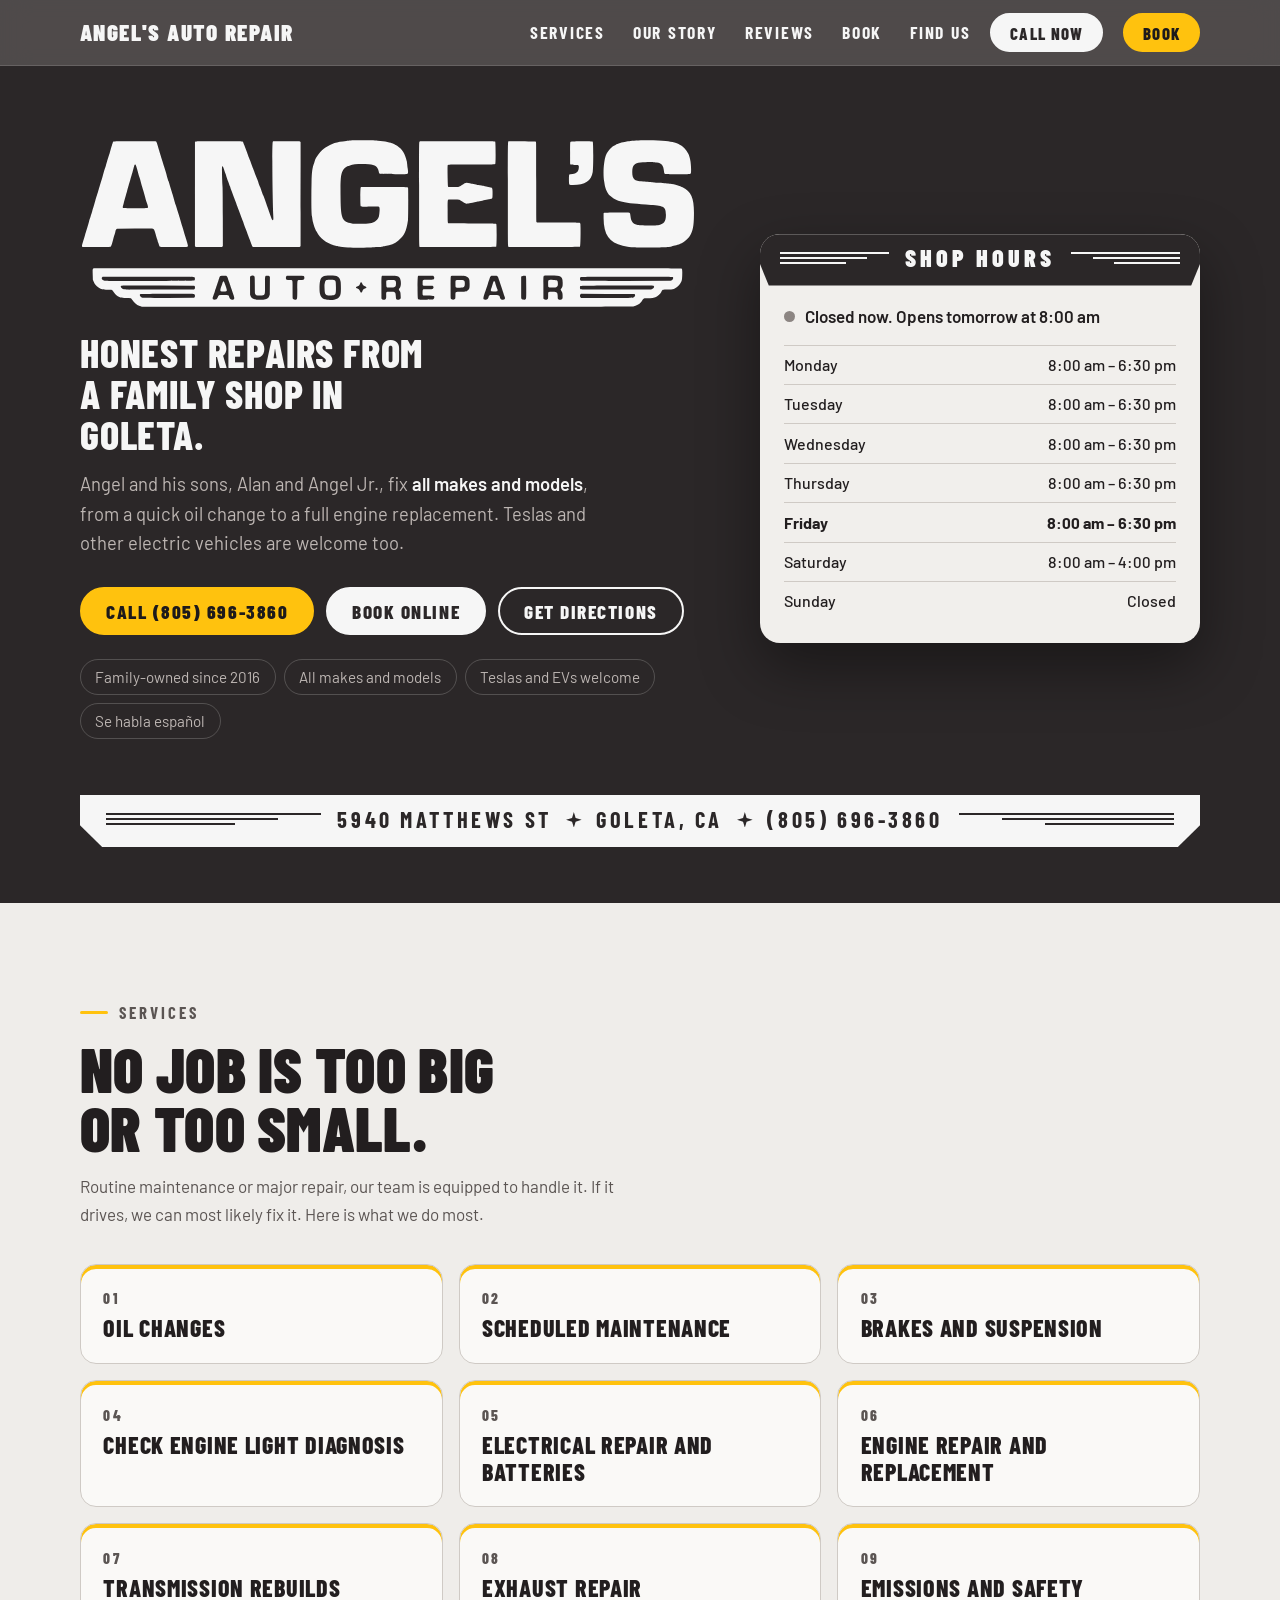
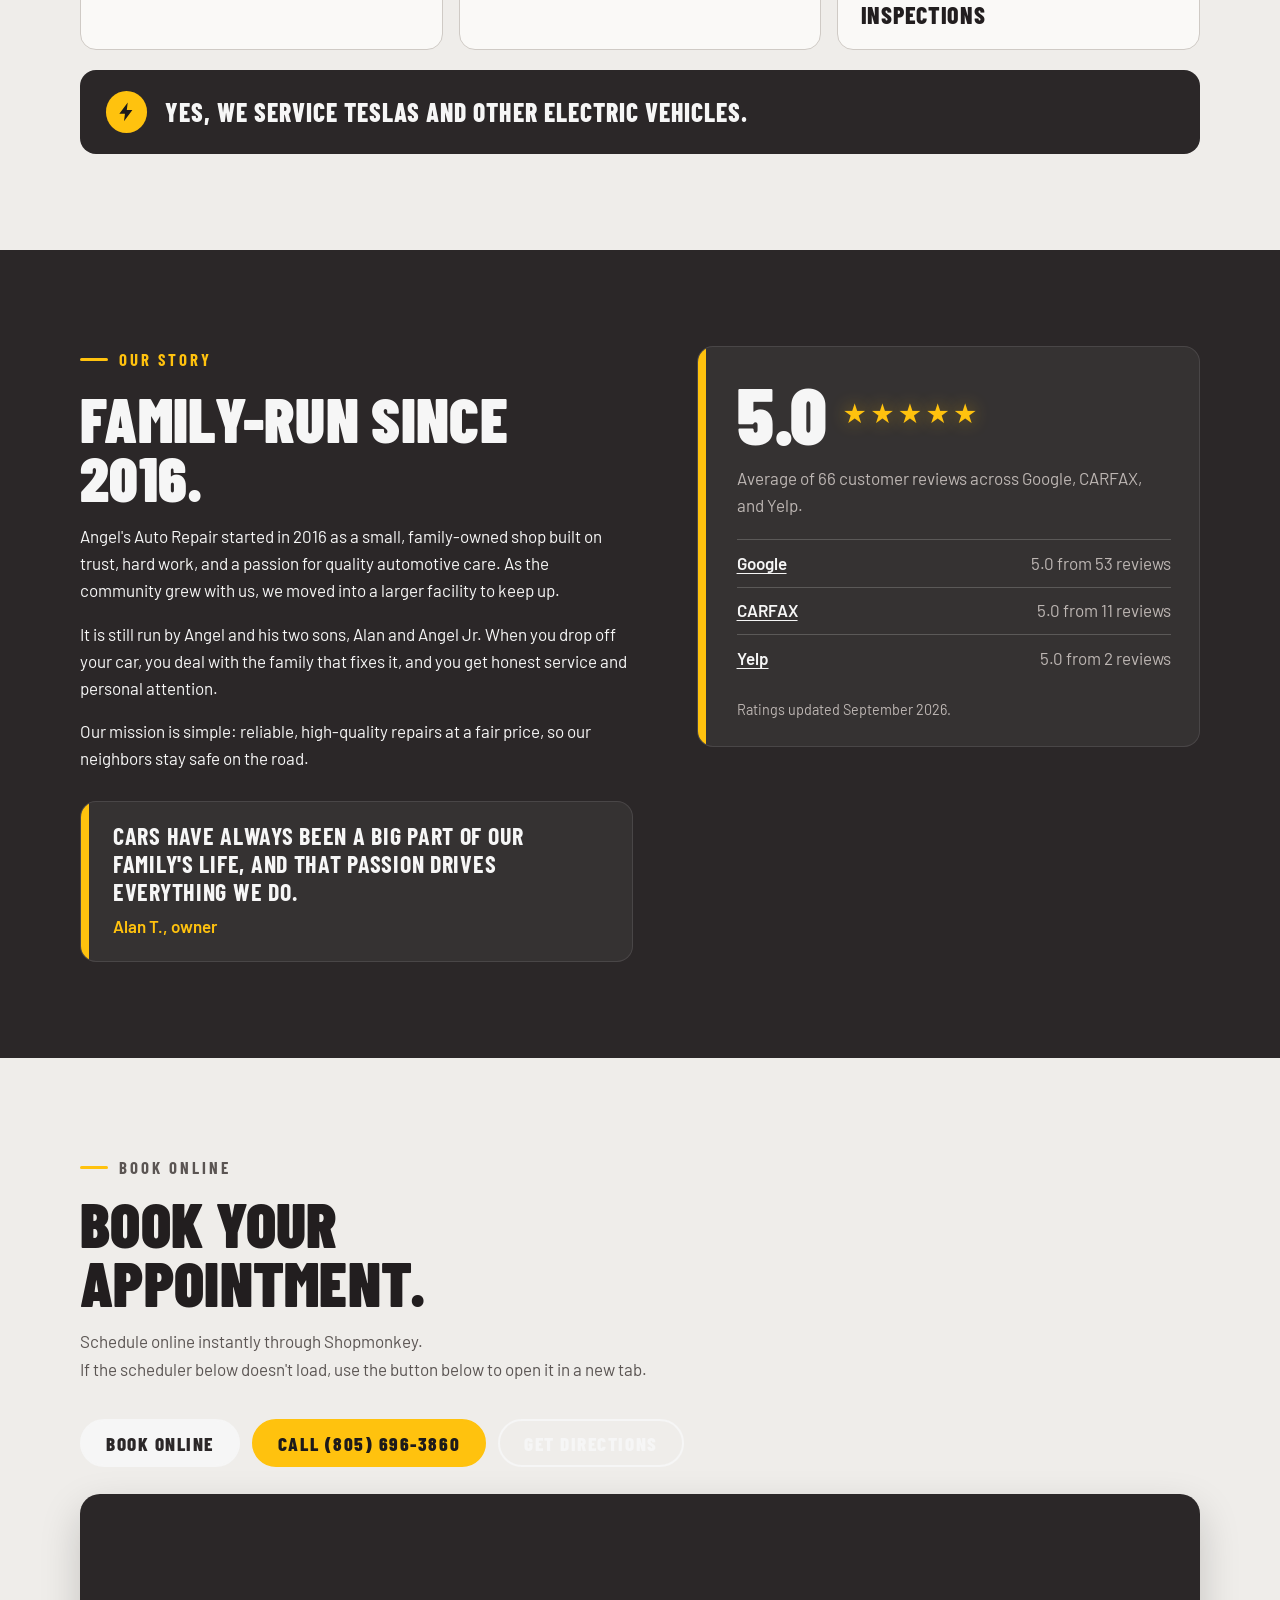
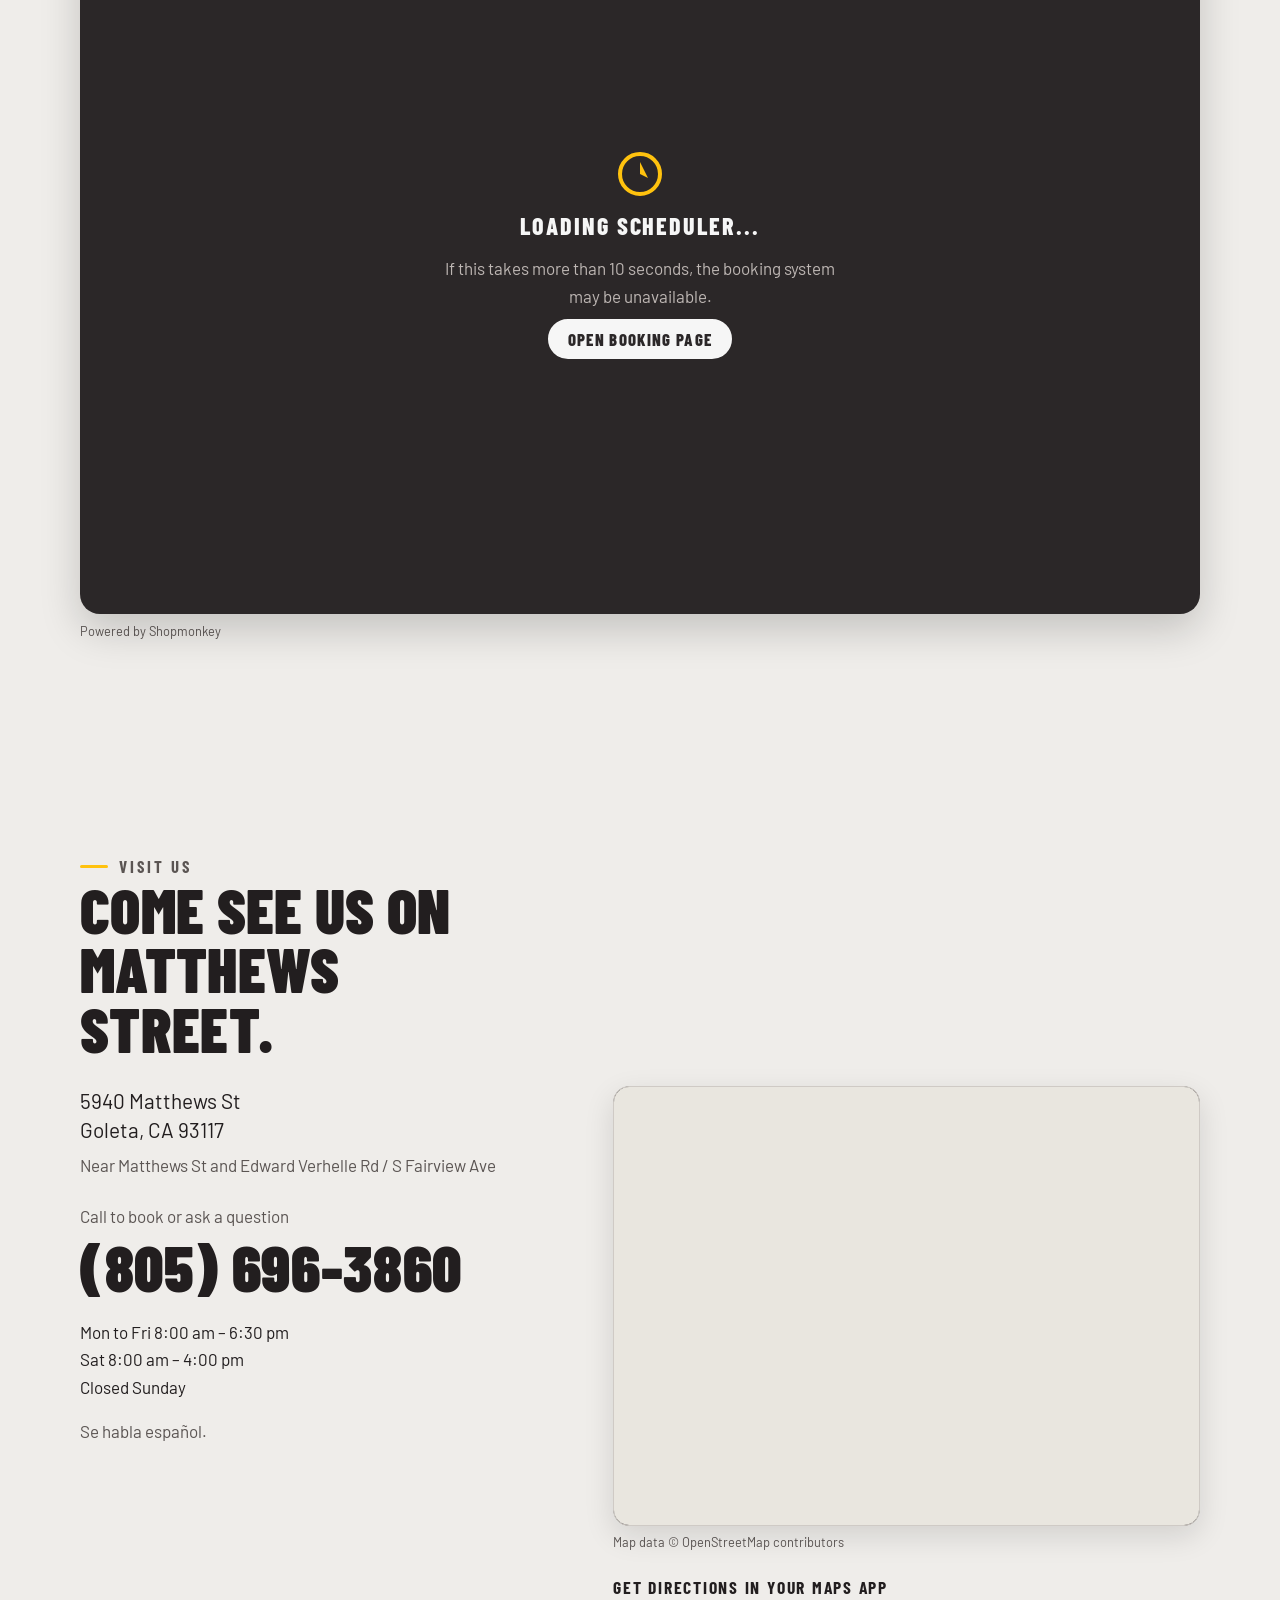
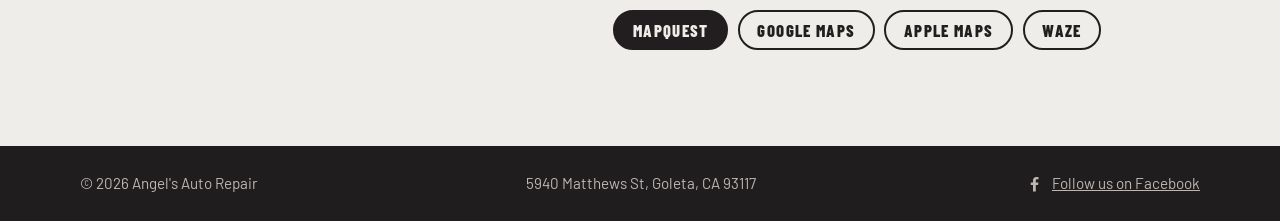
<file: index.html>
<!DOCTYPE html>
<html lang="en">
<head>
<meta charset="utf-8">
<meta name="viewport" content="width=device-width, initial-scale=1, viewport-fit=cover">
<title>Angel's Auto Repair | Family-Owned Auto Repair in Goleta, CA</title>
<meta name="description" content="Family-owned auto repair in Goleta, CA since 2016. Oil changes, brakes, diagnostics, engine replacement and transmission rebuilds for all makes and models, Teslas and EVs included. 5940 Matthews St. Call (805) 696-3860.">
<link rel="preconnect" href="https://fonts.googleapis.com">
<link rel="preconnect" href="https://fonts.gstatic.com" crossorigin>
<link href="https://fonts.googleapis.com/css2?family=Barlow+Condensed:wght@600;700;800;900&family=Barlow:wght@400;500;600&display=swap" rel="stylesheet">
<script type="application/ld+json">
{
  "@context": "https://schema.org",
  "@type": "AutoRepair",
  "name": "Angel's Auto Repair",
  "telephone": "+1-805-696-3860",
  "description": "Family-owned auto repair shop in Goleta, California, founded in 2016 by Angel and his sons Alan and Angel Jr. Services all makes and models.",
  "foundingDate": "2016",
  "sameAs": [
    "https://www.facebook.com/profile.php?id=61569377487013",
    "https://www.yelp.com/biz/angel-s-auto-repair-goleta",
    "https://local.yahoo.com/info-234274247-angels-auto-repair-goleta/",
    "https://maps.roadtrippers.com/us/goleta-ca/services/angel-s-auto-repair-goleta",
    "https://www.bbb.org/us/ca/goleta/profile/auto-repair/angels-auto-repair-1236-92104580"
  ],
  "geo": { "@type": "GeoCoordinates", "latitude": 34.430526, "longitude": -119.829682 },
  "address": {
    "@type": "PostalAddress",
    "streetAddress": "5940 Matthews St",
    "addressLocality": "Goleta",
    "addressRegion": "CA",
    "postalCode": "93117",
    "addressCountry": "US"
  },
  "openingHoursSpecification": [
    { "@type": "OpeningHoursSpecification", "dayOfWeek": ["Monday","Tuesday","Wednesday","Thursday","Friday"], "opens": "08:00", "closes": "18:30" },
    { "@type": "OpeningHoursSpecification", "dayOfWeek": "Saturday", "opens": "08:00", "closes": "16:00" }
  ]
}
</script>
<style>
  :root {
    /* Palette pulled from the logo: charcoal, off-white, plus one amber signal */
    --dark: #2B2728;          /* = average colour of the logo image background */
    --dark-deep: #201D1E;
    --on-dark: #F6F6F6;       /* = the white used in the logo artwork */
    --on-dark-muted: #BDB6B3;
    --paper: #EFEDEA;
    --on-paper: #221E1F;
    --muted: #5B5553;
    --line: #CFCAC5;
    --amber: #FFC20E;           /* one amber for stars, bars, accents */
    --card: #FAF9F7;
    --radius: 16px;
    --focus: #0B57D0;
    --display: "Barlow Condensed", "Arial Narrow", "Helvetica Neue", Arial, sans-serif;
    --body: "Barlow", system-ui, -apple-system, "Segoe UI", Roboto, Arial, sans-serif;
    box-sizing: border-box;
    padding-top: env(safe-area-inset-top, 0px);
    padding-bottom: env(safe-area-inset-bottom, 0px);
  }
  @media (prefers-color-scheme: dark) {
    :root:not([data-theme="light"]) {
      --paper: #151213;
      --on-paper: #ECE9E6;
      --muted: #ABA5A2;
      --line: #342F30;
      --card: #1D1A1B;
      --focus: #8AB4F8;
    }
  }
  :root[data-theme="dark"] {
    --paper: #151213;
    --on-paper: #ECE9E6;
    --muted: #ABA5A2;
    --line: #342F30;
      --card: #1D1A1B;
    --focus: #8AB4F8;
  }

  [hidden] { display: none !important; }
  *, *::before, *::after { box-sizing: inherit; }
  html { background: var(--dark); scroll-padding-top: calc(4.5rem + env(safe-area-inset-top, 0px)); scroll-behavior: smooth; }
  @media (prefers-reduced-motion: reduce) { html { scroll-behavior: auto; } }
  body {
    margin: 0;
    background: var(--paper);
    color: var(--on-paper);
    font-family: var(--body);
    font-size: 1.0625rem;
    line-height: 1.6;
    -webkit-font-smoothing: antialiased;
  }
  a { color: inherit; }
  :focus-visible { outline: 3px solid var(--focus); outline-offset: 3px; border-radius: 2px; }
  .sr { position: absolute; width: 1px; height: 1px; overflow: hidden; clip: rect(0 0 0 0); white-space: nowrap; }

  .wrap { width: min(1120px, 100% - 2.5rem); margin-inline: auto; }

  .dark {
    --focus: #FFC533;
    background: var(--dark);
    color: var(--on-dark);
  }

  /* Display type: heavy condensed caps, like the logo */
  h1, h2, h3, .btn, .nav a {
    font-family: var(--display);
    text-transform: uppercase;
  }
  h2.title {
    font-weight: 900; font-size: clamp(2.3rem, 5.4vw, 3.9rem);
    line-height: 0.95; letter-spacing: 0.005em; margin: 0 0 1rem; max-width: 16ch;
  }

  /* Nav bar */
  .bar { position: sticky; top: env(safe-area-inset-top, 0px); z-index: 50; border-bottom: 1px solid rgba(244,242,239,0.14); }
  .bar .wrap { display: flex; align-items: center; gap: 1.25rem; padding-block: 0.7rem; }
  .bar.dark { background: rgba(43,39,40,0.82); -webkit-backdrop-filter: blur(14px) saturate(140%); backdrop-filter: blur(14px) saturate(140%); }
  .brand { font-family: var(--display); font-weight: 900; font-size: 1.45rem; letter-spacing: 0.06em; text-transform: uppercase; text-decoration: none; line-height: 1; margin-right: auto; white-space: nowrap; }
  .nav { display: flex; gap: 1.75rem; }
  .nav a {
    text-decoration: none; font-weight: 700; font-size: 1.1rem; letter-spacing: 0.1em;
    padding-block: 0.4rem; border-bottom: 2px solid transparent;
  }
  .nav a:hover, .nav a.active { border-bottom-color: var(--amber); }
  .menu-btn { display: none; background: none; border: 0; color: inherit; padding: 0.5rem; margin-right: -0.5rem; cursor: pointer; }
  .menu-btn svg { display: block; width: 1.75rem; height: 1.75rem; stroke: currentColor; stroke-width: 2.5; stroke-linecap: round; fill: none; }
  .menu-btn .x, .menu-btn[aria-expanded="true"] .bars { display: none; }
  .menu-btn[aria-expanded="true"] .x { display: block; }

  .eyebrow { display: flex; align-items: center; gap: 0.7rem; margin: 0 0 0.8rem; font-family: var(--display); font-weight: 700; font-size: 1.05rem; letter-spacing: 0.18em; text-transform: uppercase; color: var(--muted); }
  .eyebrow::before { content: ""; width: 1.75rem; height: 3px; border-radius: 2px; background: var(--amber); }
  .dark .eyebrow { color: var(--amber); }

  /* Buttons */
  .btn {
    display: inline-block; font-weight: 800; font-size: 1.2rem; letter-spacing: 0.08em;
    padding: 0.75rem 1.5rem 0.7rem; text-decoration: none; border: 2px solid currentColor;
    border-radius: 999px; line-height: 1.1; text-align: center;
    transition: background 0.15s, color 0.15s, transform 0.15s, box-shadow 0.15s;
  }
  .btn:hover { transform: translateY(-1px); }
  .btn-amber { background: var(--amber); color: #1D1A1B; border-color: var(--amber); }
  .btn-amber:hover { background: transparent; color: var(--amber); }
  .btn-light { background: var(--on-dark); color: var(--dark); border-color: var(--on-dark); }
  .btn-light:hover { background: transparent; color: var(--on-dark); }
  .btn-ghost { background: transparent; color: var(--on-dark); }
  .btn-ghost:hover { background: var(--on-dark); color: var(--dark); }
  .btn-ink { background: var(--on-paper); color: var(--paper); border-color: var(--on-paper); }
  .btn-ink:hover { background: transparent; color: var(--on-paper); }
  .btn-line { background: transparent; color: var(--on-paper); }
  .btn-line:hover { background: var(--on-paper); color: var(--paper); }
  .btn-sm { padding: 0.55rem 1.1rem 0.5rem; font-size: 1.05rem; }

  /* Winged banner: the logo's AUTO + REPAIR bar, reused */
  .wingbar {
    display: flex; align-items: center; gap: 1rem;
    background: var(--on-dark); color: var(--dark);
    padding: 0.7rem 1.6rem 0.9rem;
    clip-path: polygon(0 0, 100% 0, 100% 58%, 98% 100%, 2% 100%, 0 58%);
  }
  .wingbar.inv { background: var(--dark); color: var(--on-dark); }
  .wing { flex: 1; display: flex; flex-direction: column; gap: 3px; min-width: 1.5rem; }
  .wing.l { align-items: flex-start; }
  .wing.r { align-items: flex-end; }
  .wing i { display: block; height: 2px; background: currentColor; }
  .wing i:nth-child(1) { width: 100%; }
  .wing i:nth-child(2) { width: 80%; }
  .wing i:nth-child(3) { width: 60%; }
  .star { width: 0.7em; height: 0.7em; flex: none; fill: currentColor; }
  .wingbar .txt {
    margin: 0; display: flex; align-items: center; justify-content: center; flex-wrap: wrap; gap: 0.35rem 0.9rem;
    font-family: var(--display); font-weight: 700; text-transform: uppercase;
    letter-spacing: 0.16em; font-size: clamp(1rem, 2.1vw, 1.4rem); line-height: 1.2; text-align: center;
  }
  .wingbar .txt a { text-decoration: none; }
  .wingbar .txt a:hover { text-decoration: underline; text-underline-offset: 4px; }

  /* Hero */
  .hero { padding-top: clamp(2.5rem, 6vw, 4.5rem); padding-bottom: clamp(2.25rem, 5vw, 3.5rem); }
  .hero-grid { display: grid; grid-template-columns: 1.4fr 1fr; gap: clamp(2rem, 5vw, 4.5rem); align-items: center; }
  h1 { margin: 0 0 1.4rem; line-height: 0; }
  .logo { display: block; width: min(100%, 640px); height: auto; aspect-ratio: 3150 / 876; color: var(--on-dark); }
  .tagline {
    font-family: var(--display); font-weight: 800; text-transform: uppercase;
    font-size: clamp(1.7rem, 3.4vw, 2.5rem); line-height: 1.02; letter-spacing: 0.02em;
    margin: 0 0 1rem; max-width: 20ch;
  }
  .lede { font-size: 1.15rem; max-width: 34rem; margin: 0 0 1.75rem; color: var(--on-dark-muted); }
  .lede strong { color: var(--on-dark); font-weight: 600; }
  .actions { display: flex; flex-wrap: wrap; gap: 0.75rem; }
  .chips { display: flex; flex-wrap: wrap; gap: 0.5rem; list-style: none; margin: 1.5rem 0 0; padding: 0; }
  .chips li { border: 1px solid rgba(244,242,239,0.2); border-radius: 999px; padding: 0.3rem 0.9rem; font-size: 0.95rem; color: var(--on-dark-muted); }
  .hero .wrap > .wingbar { margin-top: clamp(2.25rem, 5vw, 3.5rem); }

  /* Hours sign */
  .sign { background: #F1EFEC; color: #221E1F; border-radius: 20px; overflow: hidden; box-shadow: 0 24px 60px rgba(0,0,0,0.4); }
  .sign .wingbar { border-radius: 0; padding: 0.6rem 1.25rem 0.8rem; }
  .sign .txt { font-size: 1.5rem; font-weight: 900; }
  .sign-body { padding: 1.1rem 1.5rem 1.4rem; }
  .status { display: flex; align-items: center; gap: 0.6rem; margin: 0 0 0.9rem; font-weight: 600; }
  .dot { width: 0.7rem; height: 0.7rem; border-radius: 50%; background: #8C8582; flex: none; }
  .dot.open { background: #E9A800; box-shadow: 0 0 0 3px rgba(233,168,0,0.28); }
  .sign table { width: 100%; border-collapse: collapse; font-variant-numeric: tabular-nums; }
  .sign th, .sign td { text-align: left; font-weight: 500; padding: 0.4rem 0; border-top: 1px solid #CFCAC5; font-size: 1rem; }
  .sign td { text-align: right; }
  .sign tr.today th, .sign tr.today td { font-weight: 700; }

  /* Sections */
  section { padding-block: clamp(3.25rem, 7.5vw, 6rem); }
  .intro { max-width: 36rem; color: var(--muted); margin: 0 0 2.25rem; }
  .dark .intro { color: var(--on-dark-muted); }

  /* Services */
  .svc-list { list-style: none; margin: 0 0 1.25rem; padding: 0; display: grid; grid-template-columns: repeat(3, 1fr); gap: 1rem; counter-reset: svc; }
  .svc-list li {
    counter-increment: svc; background: var(--card); border: 1px solid var(--line); border-radius: var(--radius);
    box-shadow: inset 0 4px 0 var(--amber); padding: 1.6rem 1.4rem 1.3rem;
    font-family: var(--display); font-weight: 800; text-transform: uppercase;
    font-size: 1.5rem; letter-spacing: 0.03em; line-height: 1.12;
    transition: transform 0.2s, box-shadow 0.2s;
  }
  .svc-list li::before { content: counter(svc, decimal-leading-zero); display: block; margin-bottom: 0.5rem; font-size: 0.95rem; letter-spacing: 0.15em; color: var(--muted); }
  .svc-list li:hover { transform: translateY(-3px); box-shadow: inset 0 4px 0 var(--amber), 0 12px 28px rgba(0,0,0,0.12); }
  .ev { display: flex; align-items: center; gap: 1.1rem; background: var(--dark); color: var(--on-dark); padding: 1.3rem 1.6rem; border-radius: var(--radius); }
  .ev p { margin: 0; font-family: var(--display); font-weight: 800; text-transform: uppercase; font-size: 1.6rem; letter-spacing: 0.04em; line-height: 1.1; }
  .bolt { width: 2.6rem; height: 2.6rem; padding: 0.6rem; flex: none; border-radius: 50%; background: var(--amber); fill: #1D1A1B; }

  /* About + ratings */
  .about-grid { display: grid; grid-template-columns: 1.1fr 1fr; gap: clamp(2rem, 5vw, 4.5rem); align-items: start; }
  .about p { margin: 0 0 1rem; max-width: 36rem; }
  .note, .ratings { position: relative; overflow: hidden; background: rgba(244,242,239,0.05); border: 1px solid rgba(244,242,239,0.1); border-radius: var(--radius); }
  .note::before, .ratings::before { content: ""; position: absolute; inset: 0 auto 0 0; width: 8px; background: var(--amber); }
  .note { margin: 1.75rem 0 0; padding: 1.3rem 1.5rem 1.3rem 2rem; max-width: 36rem; }
  .note p { font-family: var(--display); font-weight: 700; text-transform: uppercase; font-size: 1.5rem; line-height: 1.15; letter-spacing: 0.03em; margin: 0 0 0.5rem; color: var(--on-dark); }
  .note cite { font-style: normal; font-weight: 600; color: var(--amber); }
  .ratings { padding: 1.9rem 1.75rem 1.6rem 2.4rem; }
  .score { display: flex; align-items: center; gap: 1rem; flex-wrap: wrap; margin: 0; }
  .score .num { font-family: var(--display); font-weight: 900; font-size: 5rem; line-height: 0.9; }
  .score .stars { color: var(--amber); font-size: 1.7rem; letter-spacing: 0.12em; text-shadow: 0 0 18px rgba(255,194,14,0.45); }
  .basis { margin: 0.6rem 0 1.25rem !important; color: var(--on-dark-muted); }
  .sites { list-style: none; margin: 0 0 1rem; padding: 0; }
  .sites li { display: flex; justify-content: space-between; gap: 1rem; padding: 0.6rem 0; border-top: 1px solid rgba(244,242,239,0.2); }
  .sites a { font-weight: 600; text-underline-offset: 3px; }
  .sites span { color: var(--on-dark-muted); text-align: right; }
  .ratings .fine { margin: 0; font-size: 0.9rem; color: var(--on-dark-muted); }

  /* Find us */
  .visit-grid { display: grid; grid-template-columns: 1fr 1.25fr; gap: clamp(2rem, 5vw, 4.5rem); align-items: start; margin-top: 1.75rem; }
  address { font-style: normal; font-size: 1.3rem; line-height: 1.4; margin-bottom: 1.5rem; }
  .phone {
    font-family: var(--display); font-weight: 900; font-size: clamp(2.6rem, 6vw, 4rem);
    line-height: 1; letter-spacing: 0.01em; text-decoration: none; display: inline-block; margin: 0 0 1.25rem;
  }
  .phone:hover { text-decoration: underline; text-decoration-color: var(--amber); text-decoration-thickness: 4px; text-underline-offset: 8px; }
  .visit p { margin: 0; }
  .visit .cross { color: var(--muted); margin: -1rem 0 1.5rem; }
  .visit .lbl { color: var(--muted); margin-bottom: 0.3rem; }
  .es { color: var(--muted); margin-top: 1.1rem !important; }

  .mapbox {
    position: relative; aspect-ratio: 4 / 3; min-height: 300px; border-radius: var(--radius); overflow: hidden;
    width: 100%; border: 1px solid var(--line); box-shadow: 0 10px 30px rgba(0,0,0,0.12); background-color: var(--dark); color: var(--on-dark);
    background-image: linear-gradient(rgba(244,242,239,0.07) 1px, transparent 1px), linear-gradient(90deg, rgba(244,242,239,0.07) 1px, transparent 1px);
    background-size: 38px 38px;
  }
  .visit-grid > div, .about-grid > div { min-width: 0; }
  .mapbox iframe { position: absolute; inset: 0; width: 100%; height: 100%; border: 0; background: #e9e6df; }
  .mapfallback { position: absolute; inset: 0; display: flex; flex-direction: column; align-items: center; justify-content: center; gap: 0.5rem; text-align: center; padding: 1rem; }
  .mapfallback svg { width: 3rem; height: 3rem; fill: var(--amber); }
  .mapfallback b { font-family: var(--display); text-transform: uppercase; letter-spacing: 0.08em; font-size: 1.5rem; font-weight: 800; }
  .mapfallback span { color: var(--on-dark-muted); }
  .attrib { font-size: 0.8rem; color: var(--muted); margin: 0.4rem 0 1.25rem !important; }
  .apps-label { font-family: var(--display); text-transform: uppercase; letter-spacing: 0.1em; font-weight: 700; font-size: 1.1rem; margin: 0 0 0.6rem !important; }
  .apps { display: flex; flex-wrap: wrap; gap: 0.6rem; }

  /* Booking */
  .booking-embed { position: relative; min-height: 720px; border-radius: 20px; overflow: hidden; background: var(--dark); color: var(--on-dark); box-shadow: 0 16px 40px rgba(0,0,0,0.18); }
  .booking-embed iframe { position: absolute; inset: 0; width: 100%; height: 100%; border: 0; }
  .booking-fallback { position: absolute; inset: 0; display: flex; flex-direction: column; align-items: center; justify-content: center; gap: 0.6rem; padding: 1.5rem; text-align: center; }
  .booking-fallback svg { width: 3rem; height: 3rem; color: var(--amber); }
  .booking-fallback b { font-family: var(--display); text-transform: uppercase; letter-spacing: 0.08em; font-size: 1.5rem; font-weight: 800; }
  .booking-fallback span { max-width: 26rem; color: var(--on-dark-muted); }

  /* Scroll reveal (only when JS is running) */
  .js .reveal { opacity: 0; transform: translateY(16px); transition: opacity 0.6s ease, transform 0.6s ease; }
  .js .reveal.in { opacity: 1; transform: none; }
  @media (prefers-reduced-motion: reduce) { .js .reveal { opacity: 1; transform: none; transition: none; } .btn, .svc-list li { transition: none; } }

  footer { background: var(--dark-deep); color: var(--on-dark-muted); padding-block: 1.6rem; font-size: 0.95rem; }
  footer .social { display: inline-flex; align-items: center; gap: 0.5rem; }
  footer .social svg { width: 1.2rem; height: 1.2rem; fill: currentColor; }
  footer a:hover { color: var(--on-dark); }
  footer .wrap { display: flex; flex-wrap: wrap; justify-content: space-between; gap: 0.4rem 2rem; }

  @media (max-width: 880px) {
    .hero-grid, .about-grid, .visit-grid { grid-template-columns: 1fr; }
    .svc-list { grid-template-columns: repeat(2, 1fr); }
  }
  @media (max-width: 820px) {
    .menu-btn { display: block; }
    .nav {
      display: none; position: absolute; top: 100%; left: 0; right: 0;
      flex-direction: column; gap: 0; padding: 0.5rem 1.25rem 1rem;
      background: var(--dark); border-bottom: 1px solid rgba(244,242,239,0.14);
    }
    .nav.open { display: flex; }
    .nav a { padding-block: 0.85rem; font-size: 1.3rem; border-bottom: 1px solid rgba(244,242,239,0.14); }
    .nav a:hover, .nav a.active { border-bottom-color: var(--amber); }
  }
  @media (max-width: 560px) {
    .brand { font-size: 1.2rem; }
    .bar .wrap { gap: 0.75rem; }
    .bar .hide-sm { display: none; }
    .svc-list { grid-template-columns: 1fr; }
    .booking-embed { min-height: 640px; }
    .mapbox { aspect-ratio: auto; height: 300px; min-height: 0; }
    .actions .btn { flex: 1 1 100%; }
    .hero .wingbar .wing { display: none; }
    .hero .wingbar { clip-path: none; padding: 0.8rem 1rem; border-radius: 4px; }
    .wingbar .txt { letter-spacing: 0.1em; }
  }
</style>
</head>
<body id="top">

<header class="bar dark">
  <div class="wrap">
    <a class="brand" href="#top">Angel's Auto Repair</a>
    <nav class="nav" id="nav" aria-label="Main">
      <a href="#services">Services</a>
      <a href="#about">Our story</a>
      <a href="#reviews">Reviews</a>
      <a href="#book">Book</a>
      <a href="#visit">Find us</a>
    </nav>
    <a class="btn btn-light btn-sm" href="tel:+18056963860">Call now</a>
    <a class="btn btn-amber btn-sm hide-sm" href="#book">Book</a>
    <button class="menu-btn" id="menu-btn" type="button" aria-expanded="false" aria-controls="nav" aria-label="Menu">
      <svg class="bars" viewBox="0 0 24 24" aria-hidden="true"><path d="M3 6h18M3 12h18M3 18h18"/></svg>
      <svg class="x" viewBox="0 0 24 24" aria-hidden="true"><path d="M5 5l14 14M19 5L5 19"/></svg>
    </button>
  </div>
</header>

<main>
  <div class="hero dark">
    <div class="wrap">
      <div class="hero-grid">
        <div>
          <h1>
            <svg class="logo" viewBox="30 30 3150 876" role="img" aria-label="Angel's Auto Repair" fill="currentColor"><path fill-rule="evenodd" d="M355.50,892.96C348.90,892.66 342.55,891.89 341.40,891.25C340.24,890.61 336.19,889.23 332.38,888.17C320.22,884.80 306.32,872.97 296.71,857.80C291.27,849.24 291.46,849.30 268.00,848.71C236.79,847.92 227.94,845.01 212.18,830.32C207.20,825.68 203.68,821.29 201.15,816.59C195.17,805.43 195.38,805.51 171.68,805.42C146.02,805.33 138.66,803.71 126.50,795.52C110.69,784.88 104.94,778.04 98.95,762.79L95.70,754.50L94.99,729.59C94.21,702.60 94.28,701.60 97.31,698.25L99.35,696.00L1600.60,696.02C2658.96,696.04 3102.75,696.37 3104.90,697.12C3109.10,698.58 3110.00,702.48 3109.95,719.00C3109.88,741.97 3108.57,757.28 3106.32,761.65C3105.23,763.77 3102.91,768.20 3101.18,771.50C3095.72,781.88 3084.04,793.23 3073.50,798.37C3061.42,804.27 3057.88,804.89 3033.93,805.36C3008.78,805.86 3009.07,805.75 3002.64,817.20C2997.07,827.12 2986.54,836.95 2975.52,842.50C2966.94,846.82 2952.04,848.98 2930.72,848.99C2913.82,849.00 2911.23,849.85 2908.16,856.39C2906.96,858.93 2904.50,862.70 2902.68,864.76C2900.86,866.82 2898.38,869.93 2897.17,871.68C2891.47,879.91 2875.02,888.50 2859.00,891.62C2851.46,893.09 387.50,894.40 355.50,892.96ZM978.20,854.14C990.59,849.87 994.23,846.79 997.79,837.50L1000.48,830.50L1000.79,785.23L1001.11,739.96L998.13,736.98C995.44,734.29 994.53,734.00 988.66,734.00C975.28,734.00 975.83,731.87 976.10,781.81C976.39,835.83 976.86,834.71 953.50,835.76C935.02,836.59 927.50,833.73 924.98,824.93C924.41,822.95 924.00,804.55 924.00,781.21C924.00,736.21 923.99,736.14 917.48,733.99C912.29,732.28 904.75,733.57 901.85,736.66L899.50,739.16L899.61,785.33L899.72,831.50L902.38,837.97C906.92,849.02 911.55,852.00 932.50,857.34C933.60,857.62 942.15,857.76 951.50,857.66C967.93,857.48 968.83,857.36 978.20,854.14ZM1334.00,855.31C1337.58,854.14 1342.30,852.71 1344.50,852.13C1353.55,849.73 1361.26,838.24 1363.06,824.48C1364.83,810.89 1364.45,773.11 1362.45,763.39C1357.45,739.19 1347.77,733.57 1311.00,733.53C1271.94,733.48 1262.43,739.09 1257.03,765.37C1254.12,779.52 1254.06,815.68 1256.93,825.14C1257.99,828.64 1259.38,833.48 1260.01,835.91C1261.80,842.74 1270.67,851.55 1277.17,852.94C1279.91,853.53 1283.13,854.54 1284.33,855.18C1291.02,858.78 1323.14,858.86 1334.00,855.31ZM727.77,854.79C729.27,854.08 731.17,851.99 732.00,850.13C740.08,832.00 737.81,833.19 764.58,833.09C789.66,833.01 790.07,833.15 793.02,843.05C796.26,853.94 802.12,858.22 811.68,856.66C820.63,855.21 820.98,850.33 813.62,829.00C812.77,826.52 811.19,821.80 810.12,818.50C809.05,815.20 806.51,808.00 804.49,802.50C802.47,797.00 800.00,789.58 799.00,786.00C796.97,778.70 791.26,762.08 788.18,754.50C787.07,751.75 785.66,747.61 785.05,745.29C784.44,742.98 782.44,739.49 780.60,737.54L777.26,734.00L764.38,734.00C747.34,734.00 745.18,734.97 742.85,743.69C741.93,747.10 740.84,750.45 740.41,751.14C739.99,751.83 738.85,755.12 737.88,758.45C736.92,761.78 734.25,769.67 731.95,776.00C729.66,782.33 726.96,790.50 725.96,794.18C724.95,797.85 723.49,802.12 722.71,803.68C721.93,805.23 720.74,809.42 720.06,813.00C719.38,816.58 718.00,820.85 716.99,822.50C715.98,824.15 714.59,827.75 713.90,830.50C713.22,833.25 711.61,837.75 710.34,840.50C706.61,848.55 707.83,855.17 713.26,856.35C716.71,857.10 724.73,856.24 727.77,854.79ZM1136.39,855.87C1140.74,853.89 1140.94,851.74 1141.23,804.78C1141.56,751.04 1139.50,756.70 1158.93,756.00C1170.39,755.59 1173.14,755.19 1174.77,753.71C1177.16,751.55 1178.17,745.19 1176.87,740.49C1175.04,733.86 1176.08,734.00 1129.73,734.00L1087.90,734.00L1085.45,736.65C1083.56,738.69 1083.00,740.38 1083.00,744.10C1083.00,754.31 1085.72,756.00 1102.15,756.00C1118.51,756.00 1117.00,751.02 1117.00,804.89C1117.00,846.18 1117.14,849.95 1118.75,851.86C1122.67,856.52 1130.86,858.39 1136.39,855.87ZM1590.91,855.55C1595.40,853.22 1596.17,849.87 1595.82,834.04C1595.40,815.09 1594.36,815.98 1616.86,816.06C1642.61,816.14 1643.96,817.22 1644.97,838.69C1645.70,854.03 1647.05,856.09 1656.94,856.80C1662.78,857.22 1663.07,857.13 1666.63,853.57L1670.31,849.89L1669.68,835.49C1669.04,820.67 1667.85,815.60 1664.02,811.51C1659.22,806.39 1659.44,802.71 1664.88,797.28C1673.71,788.45 1672.71,752.66 1663.36,742.83C1656.20,735.29 1648.13,734.00 1608.33,734.00C1588.92,734.00 1576.14,734.39 1574.97,735.02C1571.57,736.84 1571.23,742.68 1571.37,797.33L1571.50,851.16L1574.77,854.08C1578.53,857.45 1585.93,858.12 1590.91,855.55ZM1837.10,854.74C1842.39,851.14 1843.74,842.65 1839.66,838.57C1836.97,835.87 1814.90,834.22 1795.76,835.27C1781.24,836.07 1781.33,836.20 1781.79,816.25C1782.08,803.48 1782.91,802.68 1795.35,803.11C1818.88,803.92 1831.71,803.15 1834.51,800.75C1838.49,797.32 1839.05,790.96 1835.67,787.58L1833.09,785.00L1809.55,785.00C1780.02,785.00 1781.81,786.03 1782.22,769.25C1782.58,754.08 1780.67,755.03 1810.68,755.01C1823.58,755.01 1835.03,754.56 1836.48,754.01C1842.21,751.83 1843.40,741.31 1838.48,736.39L1836.09,734.00L1798.07,734.00L1760.05,734.00L1758.27,736.71C1755.24,741.33 1755.57,850.02 1758.63,853.07C1762.09,856.53 1765.86,856.85 1801.00,856.67C1831.18,856.52 1834.76,856.33 1837.10,854.74ZM1946.81,853.64C1949.46,851.00 1949.50,850.75 1949.82,835.57C1950.25,814.89 1947.82,816.57 1977.76,816.25C2004.78,815.95 2008.23,815.04 2016.12,806.11C2021.77,799.72 2022.50,796.17 2022.48,775.50C2022.45,754.98 2021.63,751.90 2014.01,743.63C2006.03,734.96 2000.02,733.90 1959.09,733.89C1930.60,733.88 1929.61,733.95 1927.59,735.97C1925.53,738.03 1925.50,738.82 1925.22,793.24C1925.02,832.29 1925.26,849.22 1926.05,851.13C1928.67,857.45 1941.46,858.99 1946.81,853.64ZM2109.23,855.95C2113.94,854.65 2117.30,850.29 2119.50,842.68C2122.18,833.39 2123.28,833.01 2147.35,833.00C2172.84,833.00 2175.42,834.05 2177.53,845.29C2178.93,852.79 2184.77,857.00 2193.75,857.00C2203.66,857.00 2205.99,849.83 2200.12,837.41C2198.53,834.05 2196.76,829.10 2196.18,826.41C2195.59,823.71 2191.90,812.05 2187.96,800.50C2184.02,788.95 2178.14,771.40 2174.88,761.50C2165.45,732.80 2166.70,734.04 2147.15,734.01L2133.80,734.00L2130.50,737.30C2128.26,739.54 2126.53,742.82 2125.10,747.55C2123.94,751.37 2122.36,756.08 2121.58,758.00C2120.80,759.92 2118.28,767.58 2115.96,775.00C2113.65,782.42 2109.61,794.58 2106.98,802.00C2094.12,838.30 2090.82,851.99 2094.25,854.77C2096.98,856.98 2103.63,857.51 2109.23,855.95ZM2306.85,855.57C2312.11,852.86 2312.11,852.89 2311.95,795.10C2311.78,737.01 2311.67,735.71 2306.54,734.42C2300.46,732.90 2290.87,734.45 2288.37,737.36L2286.00,740.11L2286.00,794.94C2286.00,847.05 2286.09,849.89 2287.87,852.09C2291.46,856.53 2301.47,858.36 2306.85,855.57ZM2418.45,855.58C2423.52,853.47 2424.00,851.69 2424.00,835.22C2424.00,815.69 2423.09,816.61 2442.79,816.17C2469.38,815.58 2473.00,818.61 2473.00,841.54C2473.00,851.05 2473.05,851.24 2476.11,854.10C2479.78,857.53 2485.49,857.99 2492.01,855.38C2497.57,853.15 2498.00,851.89 2498.00,837.72C2498.00,823.10 2496.69,817.79 2491.61,811.86C2486.97,806.43 2486.94,803.42 2491.49,799.01C2497.43,793.25 2498.51,788.79 2498.40,770.48C2498.27,751.36 2495.84,745.15 2486.01,738.76C2479.88,734.77 2455.11,732.81 2422.67,733.75C2402.91,734.32 2402.83,734.33 2401.20,736.81C2399.74,739.05 2399.58,745.08 2399.67,795.21L2399.76,851.12L2402.00,853.50C2405.36,857.08 2412.66,858.00 2418.45,855.58ZM2806.00,847.75C2853.10,847.52 2856.75,847.37 2860.28,845.62C2867.70,841.93 2871.20,833.75 2867.10,829.66L2864.94,827.50L2728.44,827.24L2591.94,826.97L2589.47,829.44C2584.28,834.63 2586.41,846.18 2592.82,847.59C2594.29,847.91 2595.84,848.25 2596.25,848.34C2597.05,848.51 2722.52,848.16 2806.00,847.75ZM615.05,845.40C620.11,840.33 618.35,829.78 612.13,827.93C606.18,826.16 339.82,827.08 337.65,828.87C333.29,832.50 337.70,841.66 345.90,846.02C349.40,847.87 353.31,847.92 481.22,847.71L612.94,847.50L615.05,845.40ZM1293.50,834.44C1283.45,831.34 1281.44,825.86 1280.48,799.00C1279.87,782.13 1280.00,779.69 1281.98,771.29C1285.63,755.79 1288.53,754.34 1314.00,755.27C1338.36,756.17 1338.35,756.16 1338.81,791.17C1339.25,823.77 1338.05,829.18 1329.46,833.44C1324.09,836.10 1300.97,836.75 1293.50,834.44ZM1471.93,816.94C1473.54,814.71 1475.15,811.61 1475.49,810.05C1476.33,806.23 1478.77,804.15 1487.31,800.00C1497.36,795.11 1497.34,792.90 1487.20,787.92C1478.32,783.55 1477.55,782.81 1473.62,774.83C1469.20,765.86 1465.05,765.92 1462.13,775.00C1460.00,781.60 1457.49,784.54 1452.38,786.45C1439.75,791.14 1437.38,795.50 1445.75,798.59C1454.58,801.86 1458.22,804.97 1461.00,811.65C1465.46,822.32 1467.36,823.25 1471.93,816.94ZM750.00,813.74C746.05,811.66 747.53,800.85 753.87,785.50C755.01,782.75 756.62,778.00 757.44,774.94C758.99,769.22 762.73,762.66 764.50,762.56C766.06,762.47 769.34,770.12 774.94,786.91C784.00,814.07 783.90,814.38 765.33,814.78C756.19,814.97 751.78,814.67 750.00,813.74ZM2132.75,813.99C2130.39,812.52 2130.45,804.80 2132.88,799.46C2134.61,795.66 2138.78,782.67 2142.42,769.77C2144.53,762.30 2147.31,760.50 2150.69,764.42C2151.96,765.90 2153.00,767.94 2153.00,768.94C2153.00,771.29 2162.30,799.46 2164.49,803.76C2166.21,807.13 2165.85,812.36 2163.81,813.62C2161.87,814.82 2134.60,815.14 2132.75,813.99ZM452.30,805.01L613.09,805.00L615.55,802.55C617.51,800.58 618.00,799.07 618.00,795.00C618.00,790.93 617.51,789.42 615.55,787.45L613.09,785.00L443.30,784.77C244.12,784.49 242.21,784.51 239.62,787.01C236.16,790.34 240.10,797.09 248.86,802.83C251.40,804.49 279.01,806.29 288.00,805.38C289.93,805.18 363.86,805.02 452.30,805.01ZM2955.70,802.41C2964.86,797.99 2968.66,790.71 2964.01,786.51C2960.72,783.54 2591.49,784.08 2588.50,787.06C2586.02,789.54 2586.05,800.48 2588.55,802.98C2590.21,804.64 2748.82,805.83 2886.50,805.21L2950.50,804.93L2955.70,802.41ZM1954.32,795.05C1950.58,793.45 1950.00,790.79 1950.00,775.18C1950.00,754.47 1948.82,755.59 1970.63,755.54C1995.97,755.48 1998.50,757.45 1997.82,776.68C1997.48,786.56 1996.37,789.14 1990.62,793.44C1987.55,795.73 1958.89,797.00 1954.32,795.05ZM1602.35,794.38C1597.37,793.24 1596.52,790.76 1596.17,776.28C1595.66,755.44 1594.94,756.12 1618.00,755.77C1643.77,755.38 1646.72,757.65 1645.78,777.20C1645.21,788.87 1643.73,791.25 1635.97,792.91C1630.64,794.06 1605.71,795.14 1602.35,794.38ZM2434.67,794.08C2424.00,793.29 2424.00,793.28 2424.00,775.24C2424.00,754.71 2423.77,754.89 2449.15,755.56C2471.51,756.15 2472.86,757.11 2473.76,772.97C2474.85,792.28 2467.05,796.50 2434.67,794.08ZM614.88,758.61C617.60,756.15 618.44,751.34 617.04,746.17C614.95,738.38 637.11,739.03 377.90,739.16L145.63,739.28L143.31,741.60C137.48,747.43 143.07,755.68 155.50,759.60C163.10,761.99 612.21,761.03 614.88,758.61ZM3054.22,758.32C3062.07,754.69 3066.25,743.81 3060.89,740.94C3057.99,739.39 2593.72,739.54 2590.82,741.10C2584.30,744.59 2585.41,757.14 2592.50,760.06C2593.60,760.51 2696.88,760.80 2822.00,760.69L3049.50,760.50L3054.22,758.32ZM1401.00,589.93C1376.92,588.64 1362.00,587.17 1356.00,585.50C1352.97,584.65 1346.67,583.13 1342.00,582.12C1302.75,573.62 1267.44,550.67 1246.88,520.30C1244.19,516.33 1242.00,512.86 1242.00,512.58C1242.00,512.30 1240.68,509.98 1239.06,507.43C1235.69,502.12 1226.59,479.71 1225.09,473.00C1224.53,470.52 1222.96,464.79 1221.59,460.26C1220.23,455.73 1218.63,447.86 1218.04,442.76C1217.46,437.67 1216.52,431.70 1215.97,429.50C1213.11,418.13 1212.17,333.82 1214.04,257.50C1215.45,200.02 1217.71,183.26 1227.48,157.50C1228.73,154.20 1230.09,149.94 1230.51,148.02C1234.73,128.51 1262.05,94.01 1285.50,78.59C1317.51,57.54 1341.80,49.89 1392.00,45.08C1397.78,44.52 1407.00,43.59 1412.50,43.01C1428.28,41.34 1528.42,41.65 1552.50,43.45C1589.19,46.19 1620.62,52.32 1630.30,58.62C1632.40,59.99 1637.35,62.64 1641.30,64.53C1670.61,78.52 1688.35,101.20 1697.50,136.39C1698.80,141.42 1700.33,146.74 1700.89,148.21C1701.45,149.68 1702.38,156.34 1702.96,163.01C1703.54,169.68 1704.64,178.82 1705.41,183.32C1708.92,203.90 1708.42,211.57 1703.42,213.85C1699.08,215.83 1566.09,215.45 1563.23,213.45C1560.20,211.33 1559.32,209.42 1557.64,201.36C1552.65,177.42 1540.79,168.87 1507.04,164.86C1473.01,160.82 1427.73,163.23 1410.50,170.00C1406.65,171.52 1402.08,173.06 1400.35,173.44C1395.40,174.50 1382.26,184.08 1378.91,189.07C1364.01,211.26 1361.50,231.13 1362.28,321.00C1363.29,438.12 1368.60,453.77 1411.01,464.75L1425.50,468.50L1462.50,468.41C1510.68,468.29 1524.23,465.98 1540.31,455.13C1554.06,445.85 1558.48,437.97 1560.54,419.12C1563.39,392.99 1562.77,383.42 1558.11,381.41C1557.22,381.03 1538.03,380.82 1515.45,380.94C1470.83,381.18 1467.68,380.96 1465.34,377.40C1462.72,373.40 1462.86,285.92 1465.49,283.01L1467.38,280.92L1584.94,281.21C1711.64,281.52 1706.20,281.28 1707.74,286.78C1709.11,291.67 1708.65,440.39 1707.24,450.50C1699.44,506.30 1688.24,529.54 1656.88,555.00C1638.71,569.75 1619.03,577.93 1590.56,582.58C1585.09,583.48 1578.34,584.80 1575.56,585.51C1572.78,586.23 1561.95,587.32 1551.50,587.95C1541.05,588.57 1526.42,589.48 1519.00,589.98C1502.39,591.10 1422.15,591.06 1401.00,589.93ZM2891.00,590.03C2883.57,589.62 2870.30,588.96 2861.50,588.57C2846.57,587.91 2833.15,585.96 2805.69,580.45C2737.12,566.68 2707.94,525.19 2707.61,441.00L2707.50,414.50L2711.00,412.75C2714.94,410.78 2834.25,410.00 2839.28,411.92C2842.56,413.16 2843.74,416.68 2845.02,429.00C2848.03,457.97 2858.00,470.22 2882.00,474.44C2896.65,477.01 2972.65,477.86 2986.29,475.60C3016.34,470.64 3026.60,456.98 3026.30,422.35C3025.95,382.16 3017.61,376.71 2950.00,372.49C2805.65,363.49 2773.42,356.17 2739.35,324.66C2727.88,314.06 2715.54,287.40 2713.02,267.79C2712.51,263.78 2711.40,256.92 2710.55,252.54C2706.12,229.58 2706.14,187.47 2710.60,157.50C2713.12,140.56 2713.56,138.33 2716.93,126.00C2722.81,104.45 2742.34,79.13 2760.63,69.36C2764.41,67.34 2768.67,64.88 2770.10,63.88C2776.88,59.18 2805.22,50.87 2821.00,48.97C2826.22,48.34 2837.22,46.94 2845.43,45.86C2884.39,40.72 2981.09,40.47 3024.50,45.38C3060.00,49.40 3086.21,55.90 3095.17,62.91C3096.45,63.91 3099.82,65.90 3102.65,67.33C3113.38,72.75 3128.65,89.70 3139.29,108.02C3148.96,124.66 3154.94,155.84 3154.98,189.82C3155.00,210.57 3154.66,212.23 3150.03,213.84C3146.40,215.10 3027.08,215.43 3022.50,214.18C3018.34,213.06 3016.90,209.47 3016.00,197.97C3013.89,171.09 3002.95,158.17 2980.38,155.88C2975.85,155.42 2970.20,154.59 2967.82,154.03C2956.09,151.27 2923.20,151.93 2896.00,155.47C2865.26,159.47 2855.13,170.26 2854.23,200.00C2853.55,222.29 2856.71,233.72 2865.96,242.36C2873.08,249.03 2881.68,251.00 2910.00,252.48C2927.14,253.37 2956.02,255.77 2964.50,257.01C2968.35,257.57 2980.50,258.45 2991.50,258.96C3002.50,259.47 3017.80,260.78 3025.50,261.86C3033.20,262.95 3043.55,264.13 3048.50,264.48C3056.93,265.08 3074.44,268.59 3083.50,271.49C3092.31,274.32 3108.65,280.28 3111.49,281.71C3157.49,304.84 3171.22,338.68 3169.64,425.00C3168.59,482.29 3164.29,504.47 3149.22,530.13C3144.10,538.85 3130.29,552.79 3120.57,559.05C3115.58,562.26 3110.35,565.78 3108.95,566.86C3104.54,570.25 3083.09,577.57 3066.00,581.50C3062.97,582.20 3057.84,583.49 3054.59,584.37C3051.34,585.25 3043.91,586.43 3038.09,586.99C3032.26,587.55 3022.32,588.49 3016.00,589.09C3002.16,590.40 2910.00,591.09 2891.00,590.03ZM42.30,586.78C38.64,585.05 39.36,577.42 44.55,563.00C47.82,553.90 53.50,535.09 56.02,525.00C57.19,520.33 61.21,507.05 64.96,495.50C71.85,474.27 72.42,472.29 76.10,457.00C77.23,452.32 79.07,446.25 80.20,443.50C81.34,440.75 82.93,435.80 83.76,432.50C84.58,429.20 86.27,423.57 87.52,420.00C88.76,416.43 91.00,409.23 92.49,404.00C93.97,398.77 96.25,391.12 97.54,387.00C102.66,370.72 107.14,355.50 108.40,350.13C109.58,345.11 113.33,332.74 116.16,324.50C118.89,316.58 123.45,301.65 125.48,294.00C127.88,284.98 131.99,271.09 134.95,262.00C137.99,252.69 143.76,233.15 147.50,219.50C151.86,203.60 156.56,188.25 159.19,181.28C160.28,178.41 161.75,173.68 162.46,170.78C164.26,163.42 173.20,133.33 176.79,122.50C179.86,113.28 182.14,105.42 187.10,87.00C188.66,81.22 191.33,72.67 193.03,68.00C194.74,63.33 196.77,57.44 197.56,54.91C200.26,46.19 189.62,46.98 306.60,46.87C363.74,46.81 412.17,46.82 414.21,46.89C420.46,47.08 421.17,48.32 427.51,70.00C429.35,76.33 432.22,85.78 433.87,91.00C435.52,96.22 437.58,103.56 438.43,107.29C439.29,111.02 440.65,115.37 441.47,116.94C442.28,118.51 443.42,121.98 444.01,124.65C444.59,127.32 445.91,131.75 446.94,134.50C447.96,137.25 450.02,143.78 451.52,149.00C453.01,154.22 457.29,168.18 461.02,180.00C467.64,200.99 471.48,213.87 474.41,225.00C476.78,234.02 481.58,249.35 482.70,251.50C483.28,252.60 485.62,259.80 487.91,267.50C492.53,283.06 496.92,297.66 499.50,306.00C500.43,309.02 502.09,314.43 503.19,318.00C504.30,321.57 506.92,330.80 509.02,338.50C515.21,361.17 517.08,367.30 518.96,371.00C519.94,372.93 522.42,380.57 524.46,388.00C526.51,395.43 530.00,406.85 532.23,413.40C534.46,419.94 537.73,430.52 539.50,436.90C545.13,457.24 547.20,464.13 552.66,480.76C555.60,489.70 557.99,497.57 557.97,498.26C557.94,499.76 563.61,518.54 569.67,537.00C572.11,544.42 574.95,553.65 575.99,557.50C577.03,561.35 578.80,567.64 579.94,571.48C582.68,580.76 582.63,584.59 579.75,586.26C575.92,588.48 442.30,588.08 438.87,585.83C436.93,584.56 435.56,581.76 433.14,574.13C431.39,568.61 429.54,563.84 429.04,563.52C428.53,563.21 427.81,560.83 427.43,558.23C427.05,555.63 425.71,550.80 424.45,547.50C423.19,544.20 419.59,532.27 416.46,521.00C410.51,499.58 408.97,496.47 403.13,494.05C401.26,493.28 373.73,493.04 309.81,493.23L219.13,493.50L216.12,496.38C213.64,498.76 212.65,501.21 210.46,510.35C209.00,516.45 207.14,523.10 206.33,525.14C204.84,528.86 203.18,534.81 198.43,553.50C192.67,576.17 189.80,584.15 186.71,586.03C183.26,588.13 46.64,588.83 42.30,586.78ZM621.80,586.88C620.31,586.32 618.77,584.88 618.37,583.68C617.98,582.48 617.71,462.03 617.77,316.00L617.88,50.50L620.25,48.70C622.50,46.98 628.52,46.89 741.36,46.84C874.15,46.78 862.62,46.12 865.07,53.87C865.70,55.87 867.28,59.98 868.57,63.00C874.15,76.04 885.98,107.21 888.44,115.33C889.91,120.19 892.68,127.73 894.60,132.09C897.75,139.26 904.36,156.68 910.51,174.00C911.77,177.57 913.80,182.75 915.02,185.50C916.23,188.25 918.72,194.78 920.55,200.00C925.45,213.98 928.78,222.93 930.97,228.00C937.89,244.07 939.50,248.19 941.11,254.00C943.56,262.88 948.20,275.60 950.89,280.82C952.11,283.20 955.60,292.65 958.64,301.82C961.68,311.00 965.30,320.59 966.69,323.15C968.08,325.71 970.24,330.66 971.49,334.15C982.41,364.58 985.71,373.87 991.35,390.00C994.91,400.18 998.71,411.20 999.81,414.50C1005.03,430.19 1011.35,446.67 1012.75,448.25C1017.16,453.20 1019.26,448.74 1018.66,435.70C1013.53,322.40 1011.60,54.19 1015.89,48.89L1017.77,46.56L1059.14,46.72C1081.89,46.81 1112.49,46.91 1127.14,46.94C1150.97,46.99 1154.00,47.18 1155.92,48.75L1158.05,50.50L1158.08,142.00C1158.09,192.33 1158.07,312.16 1158.05,408.30L1158.00,583.09L1155.64,585.45L1153.29,587.80L1035.26,587.93C949.38,588.03 916.56,587.76 914.75,586.93C912.18,585.76 908.65,579.18 905.14,569.00C901.88,559.53 900.83,556.65 898.77,551.50C893.36,537.99 887.14,521.20 883.04,509.00C882.02,505.98 879.53,499.68 877.51,495.00C873.75,486.28 867.89,470.11 865.51,461.87C864.78,459.32 863.50,455.94 862.68,454.35C860.52,450.16 854.06,433.65 851.41,425.51C847.78,414.34 844.40,405.00 841.46,398.00C837.69,389.04 831.14,371.43 829.54,366.00C828.82,363.52 827.11,359.02 825.76,356.00C824.40,352.98 821.37,345.10 819.02,338.50C812.01,318.83 811.39,317.15 805.18,301.00C801.90,292.48 798.89,283.93 798.50,282.00C798.11,280.07 796.97,277.15 795.98,275.50C794.98,273.85 793.46,269.77 792.60,266.44C791.74,263.10 789.49,257.02 787.60,252.93C785.71,248.83 782.56,240.03 780.61,233.38C778.66,226.72 775.77,217.50 774.19,212.89C772.60,208.28 769.17,198.20 766.55,190.50C761.51,175.67 759.72,172.85 757.05,175.54C754.97,177.63 756.04,236.22 759.01,282.75C759.62,292.32 760.15,357.29 760.30,440.70L760.56,582.40L758.45,584.85L756.34,587.30L690.42,587.59C647.69,587.78 623.55,587.53 621.80,586.88ZM1771.02,587.11C1763.41,586.07 1764.03,610.10 1764.01,316.25C1764.00,52.32 1764.01,50.99 1766.00,49.00C1767.73,47.27 1769.38,46.99 1778.25,46.94C1783.89,46.90 1870.14,46.88 1969.92,46.88C2148.56,46.89 2151.36,46.92 2153.28,48.84C2155.70,51.26 2156.27,158.77 2153.88,161.65C2150.64,165.55 2152.14,165.50 2032.00,165.57C1908.36,165.64 1911.74,165.51 1910.20,170.31C1908.46,175.73 1910.41,276.84 1912.28,278.72C1913.88,280.32 1916.65,280.53 1939.13,280.80L1964.19,281.10L1970.35,278.07C1973.73,276.41 1978.61,273.58 1981.19,271.77C2003.22,256.41 2004.00,256.22 2023.50,261.52C2028.45,262.86 2036.10,264.44 2040.50,265.03C2044.90,265.61 2050.53,266.71 2053.00,267.46C2055.47,268.21 2061.32,269.36 2066.00,270.01C2070.68,270.66 2078.55,272.07 2083.50,273.14C2088.45,274.21 2095.88,275.79 2100.00,276.65C2104.12,277.51 2109.53,278.82 2112.00,279.56C2114.47,280.30 2120.10,281.38 2124.50,281.96C2139.60,283.96 2140.10,285.02 2139.76,314.22C2139.45,341.10 2139.77,340.32 2128.50,341.95C2124.65,342.50 2118.36,343.87 2114.52,344.98C2110.68,346.08 2104.60,347.28 2101.02,347.63C2097.43,347.98 2091.12,349.28 2087.00,350.53C2082.88,351.78 2077.03,353.08 2074.00,353.43C2070.97,353.77 2064.45,354.90 2059.50,355.94C2018.95,364.41 2007.59,366.37 2003.52,365.55C2000.19,364.89 1990.62,359.47 1978.23,351.23L1969.96,345.73L1958.73,344.92C1942.72,343.77 1921.14,343.83 1916.78,345.04C1909.70,347.01 1910.00,344.40 1910.00,404.20C1910.00,461.87 1910.26,464.99 1915.12,466.54C1916.18,466.87 1965.07,467.13 2023.77,467.10C2135.83,467.06 2155.81,467.41 2158.65,469.49C2161.53,471.60 2161.26,583.56 2158.37,585.90C2156.32,587.56 1782.90,588.72 1771.02,587.11ZM2222.32,587.01C2217.84,585.17 2217.98,593.79 2217.98,316.89C2217.98,30.89 2217.69,47.16 2222.77,46.92C2245.36,45.82 2359.62,47.25 2361.16,48.64C2362.94,50.25 2363.00,57.49 2363.00,254.04C2363.00,451.68 2363.06,457.85 2364.87,460.09L2366.75,462.40L2461.62,462.73C2513.81,462.91 2562.86,463.04 2570.64,463.03C2590.69,462.99 2589.41,461.36 2589.70,487.15C2590.27,537.10 2588.88,584.99 2586.83,586.09C2584.39,587.40 2225.47,588.30 2222.32,587.01ZM375.11,387.94C376.06,387.43 377.14,385.64 377.51,383.96C378.18,380.91 377.91,379.92 369.86,355.96C368.28,351.27 364.97,339.57 362.51,329.96C357.89,311.92 353.17,295.73 351.01,290.50C350.32,288.85 348.98,284.57 348.02,281.00C340.50,252.96 338.77,246.60 336.89,240.00C335.72,235.88 333.95,230.47 332.96,228.00C331.97,225.53 330.48,220.80 329.64,217.50C324.35,196.70 324.00,195.46 316.70,171.59C314.43,164.19 309.59,164.19 307.28,171.59C306.61,173.74 305.18,179.10 304.11,183.50C303.04,187.90 300.74,196.22 299.00,202.00C297.26,207.78 295.18,215.20 294.38,218.50C293.57,221.80 292.44,225.85 291.86,227.50C291.28,229.15 289.76,234.32 288.48,239.00C284.78,252.45 281.07,264.92 278.50,272.50C277.19,276.35 274.71,285.35 272.98,292.50C271.25,299.65 267.34,314.05 264.30,324.50C258.45,344.62 256.35,352.19 253.50,363.50C252.53,367.35 251.06,372.52 250.24,375.00C247.94,381.93 248.07,387.20 250.56,388.46C253.19,389.78 372.60,389.28 375.11,387.94ZM2533.78,268.94C2530.84,267.22 2530.13,261.21 2530.34,239.83C2530.58,215.48 2530.75,215.00 2539.40,215.00C2565.27,215.00 2579.73,203.47 2580.77,182.00C2581.49,167.30 2581.78,167.50 2559.34,167.50C2539.43,167.49 2537.41,166.98 2536.55,161.74C2536.26,159.96 2536.13,134.32 2536.26,104.78C2536.50,52.05 2536.54,51.02 2538.56,49.00C2541.73,45.83 2648.89,45.45 2652.04,48.59C2655.59,52.15 2655.56,179.76 2652.00,203.42C2645.17,248.85 2612.95,269.96 2550.50,269.94C2542.25,269.94 2534.73,269.49 2533.78,268.94Z"/></svg>
            <span class="sr">Family-owned auto repair in Goleta, California</span>
          </h1>
          <p class="tagline">Honest repairs from a family shop in Goleta.</p>
          <p class="lede">Angel and his sons, Alan and Angel Jr., fix <strong>all makes and models</strong>, from a quick oil change to a full engine replacement. Teslas and other electric vehicles are welcome too.</p>
          <div class="actions">
            <a class="btn btn-amber" href="tel:+18056963860">Call (805) 696-3860</a>
            <a class="btn btn-light" href="https://app.shopmonkey.cloud/public/scheduler/98df2a84-559d-4298-98f2-6344e3e5e2cd?fullPage=true" target="_blank" rel="noopener">Book online</a>
            <a class="btn btn-ghost" href="https://www.google.com/maps/dir/?api=1&amp;destination=5940+Matthews+St,+Goleta,+CA+93117" target="_blank" rel="noopener">Get directions</a>
          </div>
          <ul class="chips">
            <li>Family-owned since 2016</li>
            <li>All makes and models</li>
            <li>Teslas and EVs welcome</li>
            <li>Se habla español</li>
          </ul>
        </div>

        <aside class="sign" aria-labelledby="hours-title">
          <div class="wingbar inv">
            <span class="wing l" aria-hidden="true"><i></i><i></i><i></i></span>
            <h2 id="hours-title" class="txt">Shop hours</h2>
            <span class="wing r" aria-hidden="true"><i></i><i></i><i></i></span>
          </div>
          <div class="sign-body">
            <p class="status" aria-live="polite"><span class="dot" id="dot"></span><span id="status">Monday to Friday 8:00 am to 6:30 pm</span></p>
            <table>
              <tbody>
                <tr data-day="1"><th scope="row">Monday</th><td>8:00 am – 6:30 pm</td></tr>
                <tr data-day="2"><th scope="row">Tuesday</th><td>8:00 am – 6:30 pm</td></tr>
                <tr data-day="3"><th scope="row">Wednesday</th><td>8:00 am – 6:30 pm</td></tr>
                <tr data-day="4"><th scope="row">Thursday</th><td>8:00 am – 6:30 pm</td></tr>
                <tr data-day="5"><th scope="row">Friday</th><td>8:00 am – 6:30 pm</td></tr>
                <tr data-day="6"><th scope="row">Saturday</th><td>8:00 am – 4:00 pm</td></tr>
                <tr data-day="0"><th scope="row">Sunday</th><td>Closed</td></tr>
              </tbody>
            </table>
          </div>
        </aside>
      </div>

      <div class="wingbar">
        <span class="wing l" aria-hidden="true"><i></i><i></i><i></i></span>
        <p class="txt">
          <span>5940 Matthews St</span>
          <svg class="star" viewBox="0 0 14 14" aria-hidden="true"><path d="M7 0 8.6 5.4 14 7 8.6 8.6 7 14 5.4 8.6 0 7 5.4 5.4Z"/></svg>
          <span>Goleta, CA</span>
          <svg class="star" viewBox="0 0 14 14" aria-hidden="true"><path d="M7 0 8.6 5.4 14 7 8.6 8.6 7 14 5.4 8.6 0 7 5.4 5.4Z"/></svg>
          <a href="tel:+18056963860">(805) 696-3860</a>
        </p>
        <span class="wing r" aria-hidden="true"><i></i><i></i><i></i></span>
      </div>
    </div>
  </div>

  <section id="services">
    <div class="wrap">
      <p class="eyebrow">Services</p>
      <h2 class="title">No job is too big or too small.</h2>
      <p class="intro">Routine maintenance or major repair, our team is equipped to handle it. If it drives, we can most likely fix it. Here is what we do most.</p>
      <ul class="svc-list">
        <li>Oil changes</li>
        <li>Scheduled maintenance</li>
        <li>Brakes and suspension</li>
        <li>Check engine light diagnosis</li>
        <li>Electrical repair and batteries</li>
        <li>Engine repair and replacement</li>
        <li>Transmission rebuilds</li>
        <li>Exhaust repair</li>
        <li>Emissions and safety inspections</li>
      </ul>
      <div class="ev">
        <svg class="bolt" viewBox="0 0 24 24" aria-hidden="true"><path d="M13 2 4 14h6l-1 8 9-12h-6l1-8Z"/></svg>
        <p>Yes, we service Teslas and other electric vehicles.</p>
      </div>
    </div>
  </section>

  <section class="about dark" id="about">
    <div class="wrap about-grid">
      <div>
        <p class="eyebrow">Our story</p>
        <h2 class="title">Family-run since 2016.</h2>
        <p>Angel's Auto Repair started in 2016 as a small, family-owned shop built on trust, hard work, and a passion for quality automotive care. As the community grew with us, we moved into a larger facility to keep up.</p>
        <p>It is still run by Angel and his two sons, Alan and Angel Jr. When you drop off your car, you deal with the family that fixes it, and you get honest service and personal attention.</p>
        <p>Our mission is simple: reliable, high-quality repairs at a fair price, so our neighbors stay safe on the road.</p>
        <blockquote class="note">
          <p>Cars have always been a big part of our family's life, and that passion drives everything we do.</p>
          <cite>Alan T., owner</cite>
        </blockquote>
      </div>
      <div class="ratings" id="reviews">
        <p class="score">
          <span class="num" id="avg">5.0</span>
          <span class="stars" role="img" aria-label="5 out of 5 stars">★★★★★</span>
        </p>
        <p class="basis">Average of <span id="total">66</span> customer reviews across Google, CARFAX, and Yelp.</p>
        <ul class="sites" id="sites">
          <li><a href="https://www.google.com/maps/search/?api=1&amp;query=Angel%27s+Auto+Repair%2C+5940+Matthews+St%2C+Goleta%2C+CA+93117" target="_blank" rel="noopener">Google</a><span>5.0 from 53 reviews</span></li>
          <li><a href="https://www.carfax.com/Reviews-Angels-Auto-Repair-Goleta-CA_PFNCA816M5" target="_blank" rel="noopener">CARFAX</a><span>5.0 from 11 reviews</span></li>
          <li><a href="https://www.yelp.com/biz/angel-s-auto-repair-goleta" target="_blank" rel="noopener">Yelp</a><span>5.0 from 2 reviews</span></li>
        </ul>
        <p class="fine">Ratings updated September 2026.</p>
      </div>
    </div>
  </section>

  <section id="book">
    <div class="wrap">
      <p class="eyebrow">Book online</p>
      <h2 class="title">Book your appointment.</h2>
      <p class="intro">Schedule online instantly through Shopmonkey.<br>If the scheduler below doesn't load, use the button below to open it in a new tab.</p>
      <div class="actions">
            <a class="btn btn-light" href="https://app.shopmonkey.cloud/public/scheduler/98df2a84-559d-4298-98f2-6344e3e5e2cd?fullPage=true" target="_blank" rel="noopener">Book online</a>
            <a class="btn btn-amber" href="tel:+18056963860">Call (805) 696-3860</a>  
            <a class="btn btn-ghost" href="https://www.google.com/maps/dir/?api=1&amp;destination=5940+Matthews+St,+Goleta,+CA+93117" target="_blank" rel="noopener">Get directions</a>
      </div>
      <br>
      <div class="booking-container">
        <div class="booking-embed" id="booking-embed">
          <div class="booking-fallback" id="booking-fallback">
            <svg viewBox="0 0 24 24" aria-hidden="true"><circle cx="12" cy="12" r="10" fill="none" stroke="currentColor" stroke-width="2"/><path d="M12 6v6l4 2" fill="currentColor"/></svg>
            <b>Loading scheduler...</b>
            <span>If this takes more than 10 seconds, the booking system may be unavailable.</span>
            <a class="btn btn-light btn-sm" href="https://app.shopmonkey.cloud/public/scheduler/98df2a84-559d-4298-98f2-6344e3e5e2cd?fullPage=true" target="_blank" rel="noopener">Open booking page</a>
          </div>
        </div>
        <p class="attrib">Powered by Shopmonkey</p>
      </div>
    </div>
  </section>

  <section class="visit" id="visit">
    <div class="wrap">
      <p class="eyebrow">Visit us</p>
      <h2 class="title">Come see us on Matthews Street.</h2>
      <div class="visit-grid">
        <div>
          <address>
            5940 Matthews St<br>
            Goleta, CA 93117
          </address>
          <p class="cross">Near Matthews St and Edward Verhelle Rd / S Fairview Ave</p>
          <p class="lbl">Call to book or ask a question</p>
          <a class="phone" href="tel:+18056963860">(805) 696-3860</a>
          <p>Mon to Fri 8:00 am – 6:30 pm<br>Sat 8:00 am – 4:00 pm<br>Closed Sunday</p>
          <p class="es">Se habla español.</p>
        </div>
        <div>
          <div class="mapbox" id="mapbox">
            <div class="mapfallback">
              <svg viewBox="0 0 24 24" aria-hidden="true"><path d="M12 2a7 7 0 0 0-7 7c0 5.2 7 13 7 13s7-7.8 7-13a7 7 0 0 0-7-7Zm0 9.5A2.5 2.5 0 1 1 12 6.5a2.5 2.5 0 0 1 0 5Z"/></svg>
              <b>Angel's Auto Repair</b>
              <span>5940 Matthews St, Goleta, CA 93117</span>
            </div>
          </div>
          <p class="attrib" id="attrib">Map data &copy; OpenStreetMap contributors</p>
          <p class="apps-label">Get directions in your maps app</p>
          <div class="apps">
            <a class="btn btn-ink btn-sm" href="https://www.mapquest.com/us/california/angels-auto-repair-470440180" target="_blank" rel="noopener">MapQuest</a>
            <a class="btn btn-line btn-sm" href="https://www.google.com/maps/dir/?api=1&amp;destination=5940+Matthews+St,+Goleta,+CA+93117" target="_blank" rel="noopener">Google Maps</a>
            <a class="btn btn-line btn-sm" href="https://maps.apple.com/?daddr=5940+Matthews+St,+Goleta,+CA+93117&amp;dirflg=d" target="_blank" rel="noopener">Apple Maps</a>
            <a class="btn btn-line btn-sm" href="https://waze.com/ul?ll=34.430526,-119.829682&amp;navigate=yes" target="_blank" rel="noopener">Waze</a>
            <a class="btn btn-line btn-sm" id="other-app" href="geo:34.430526,-119.829682?q=34.430526,-119.829682(Angel%27s%20Auto%20Repair)" hidden>Other maps app</a>
          </div>
        </div>
      </div>
    </div>
  </section>
</main>

<footer>
  <div class="wrap">
    <span>&copy; 2026 Angel's Auto Repair</span>
    <span>5940 Matthews St, Goleta, CA 93117</span>
    <a class="social" href="https://www.facebook.com/profile.php?id=61569377487013" target="_blank" rel="noopener">
      <svg viewBox="0 0 24 24" aria-hidden="true"><path d="M13.5 22v-8.2h2.8l.5-3.3h-3.3V8.4c0-.9.4-1.7 1.8-1.7h1.6V3.9S15.6 3.6 14.3 3.6c-2.7 0-4.3 1.600-4.3 4.500v2.400H7.200v3.300H10V22h3.500Z"/></svg>
      Follow us on Facebook
    </a>
  </div>
</footer>

<script>
(function () {
  // Scroll reveal: fade sections in as they enter the viewport
  var root = document.documentElement;
  if (!('IntersectionObserver' in window) || matchMedia('(prefers-reduced-motion: reduce)').matches) return;
  root.classList.add('js');
  var items = document.querySelectorAll('main section .wrap > *, .svc-list li');
  var io = new IntersectionObserver(function (entries) {
    entries.forEach(function (en) {
      if (en.isIntersecting) { en.target.classList.add('in'); io.unobserve(en.target); }
    });
  }, { threshold: 0.1 });
  [].forEach.call(items, function (el, i) {
    el.classList.add('reveal');
    if (el.tagName === 'LI') el.style.transitionDelay = (i % 3) * 70 + 'ms';
    io.observe(el);
  });
})();

(function () {
  // Mobile menu toggle and active-section highlight
  var btn = document.getElementById('menu-btn'), nav = document.getElementById('nav');
  function setOpen(open) { nav.classList.toggle('open', open); btn.setAttribute('aria-expanded', open); }
  btn.addEventListener('click', function () { setOpen(!nav.classList.contains('open')); });
  nav.addEventListener('click', function (e) { if (e.target.tagName === 'A') setOpen(false); });
  document.addEventListener('keydown', function (e) { if (e.key === 'Escape') setOpen(false); });
  if ('IntersectionObserver' in window) {
    var links = {};
    [].forEach.call(nav.querySelectorAll('a'), function (a) { links[a.hash.slice(1)] = a; });
    var io = new IntersectionObserver(function (entries) {
      entries.forEach(function (en) {
        var a = links[en.target.id];
        if (a) a.classList.toggle('active', en.isIntersecting);
      });
    }, { rootMargin: '-40% 0px -55% 0px' });
    Object.keys(links).forEach(function (id) {
      var el = document.getElementById(id); if (el) io.observe(el);
    });
  }
})();

(function () {
  // Weekly hours, Pacific time. Values are [open, close] in decimal hours; null = closed.
  var HOURS = { 0: null, 1: [8, 18.5], 2: [8, 18.5], 3: [8, 18.5], 4: [8, 18.5], 5: [8, 18.5], 6: [8, 16] };
  var NAMES = ['Sunday','Monday','Tuesday','Wednesday','Thursday','Friday','Saturday'];

  function fmt(h) {
    var hr = Math.floor(h), m = Math.round((h - hr) * 60);
    var suffix = hr >= 12 ? 'pm' : 'am';
    var h12 = hr % 12 === 0 ? 12 : hr % 12;
    return h12 + (m ? ':' + (m < 10 ? '0' + m : m) : ':00') + ' ' + suffix;
  }

  try {
    var parts = new Intl.DateTimeFormat('en-US', {
      timeZone: 'America/Los_Angeles', weekday: 'short', hour: 'numeric', minute: 'numeric', hour12: false
    }).formatToParts(new Date());
    var map = {};
    parts.forEach(function (p) { map[p.type] = p.value; });
    var dayIdx = ['Sun','Mon','Tue','Wed','Thu','Fri','Sat'].indexOf(map.weekday);
    var hour = parseInt(map.hour, 10) % 24;
    var now = hour + parseInt(map.minute, 10) / 60;

    var row = document.querySelector('tr[data-day="' + dayIdx + '"]');
    if (row) row.className = 'today';

    var today = HOURS[dayIdx];
    var text, isOpen = false;
    if (today && now >= today[0] && now < today[1]) {
      text = 'Open now until ' + fmt(today[1]); isOpen = true;
    } else if (today && now < today[0]) {
      text = 'Closed now. Opens today at ' + fmt(today[0]);
    } else {
      var next = null;
      for (var i = 1; i <= 7; i++) {
        var d = (dayIdx + i) % 7;
        if (HOURS[d]) { next = { d: d, i: i }; break; }
      }
      var when = next.i === 1 ? 'tomorrow' : NAMES[next.d];
      text = 'Closed now. Opens ' + when + ' at ' + fmt(HOURS[next.d][0]);
    }
    document.getElementById('status').textContent = text;
    if (isOpen) document.getElementById('dot').className = 'dot open';
  } catch (e) { /* keep the static text */ }
})();

(function () {
  // Review snapshot: edit these numbers to update the average shown on the page.
  var SITES = [
    { name: 'Google', rating: 5.0, count: 53, url: 'https://www.google.com/maps/search/?api=1&query=Angel%27s+Auto+Repair%2C+5940+Matthews+St%2C+Goleta%2C+CA+93117' },
    { name: 'CARFAX', rating: 5.0, count: 11, url: 'https://www.carfax.com/Reviews-Angels-Auto-Repair-Goleta-CA_PFNCA816M5' },
    { name: 'Yelp',   rating: 5.0, count: 2,  url: 'https://www.yelp.com/biz/angel-s-auto-repair-goleta' }
  ];
  try {
    var total = 0, sum = 0;
    SITES.forEach(function (s) { total += s.count; sum += s.rating * s.count; });
    document.getElementById('avg').textContent = (sum / total).toFixed(1);
    document.getElementById('total').textContent = total;
    var ul = document.getElementById('sites');
    ul.textContent = '';
    SITES.forEach(function (s) {
      var li = document.createElement('li');
      var a = document.createElement('a');
      a.href = s.url; a.target = '_blank'; a.rel = 'noopener'; a.textContent = s.name;
      var sp = document.createElement('span');
      sp.textContent = s.rating.toFixed(1) + ' from ' + s.count + ' reviews';
      li.appendChild(a); li.appendChild(sp); ul.appendChild(li);
    });
  } catch (e) { /* keep the static markup */ }
})();

(function () {
  var box = document.getElementById('mapbox');
  // "Other maps app" uses a geo: link, which opens an app chooser on Android.
  if (/Android/i.test(navigator.userAgent)) document.getElementById('other-app').hidden = false;
  // If the page's security policy blocks the embedded map, drop it and keep the fallback card.
  document.addEventListener('securitypolicyviolation', function (e) {
    if (/openstreetmap/i.test(e.blockedURI || '')) {
      var f = box.querySelector('iframe');
      if (f) f.remove();
      document.getElementById('attrib').hidden = true;
    }
  });
  var f = document.createElement('iframe');
  f.title = "Map showing Angel's Auto Repair at 5940 Matthews St, Goleta";
  f.loading = 'lazy';
  f.referrerPolicy = 'no-referrer';
  f.src = 'https://www.openstreetmap.org/export/embed.html?bbox=-119.8357%2C34.4255%2C-119.8237%2C34.4355&layer=mapnik&marker=34.430526%2C-119.829682';
  box.appendChild(f);
})();

(function () {
  var box = document.getElementById('booking-embed');
  var f = document.createElement('iframe');
  f.title = 'Appointment scheduling for Angel\'s Auto Repair';
  f.loading = 'lazy';
  f.referrerPolicy = 'no-referrer';
  f.src = 'https://app.shopmonkey.cloud/public/scheduler/98df2a84-559d-4298-98f2-6344e3e5e2cd?fullPage=true';
  box.appendChild(f);
})();

</script>

</body>
</html>
</file>
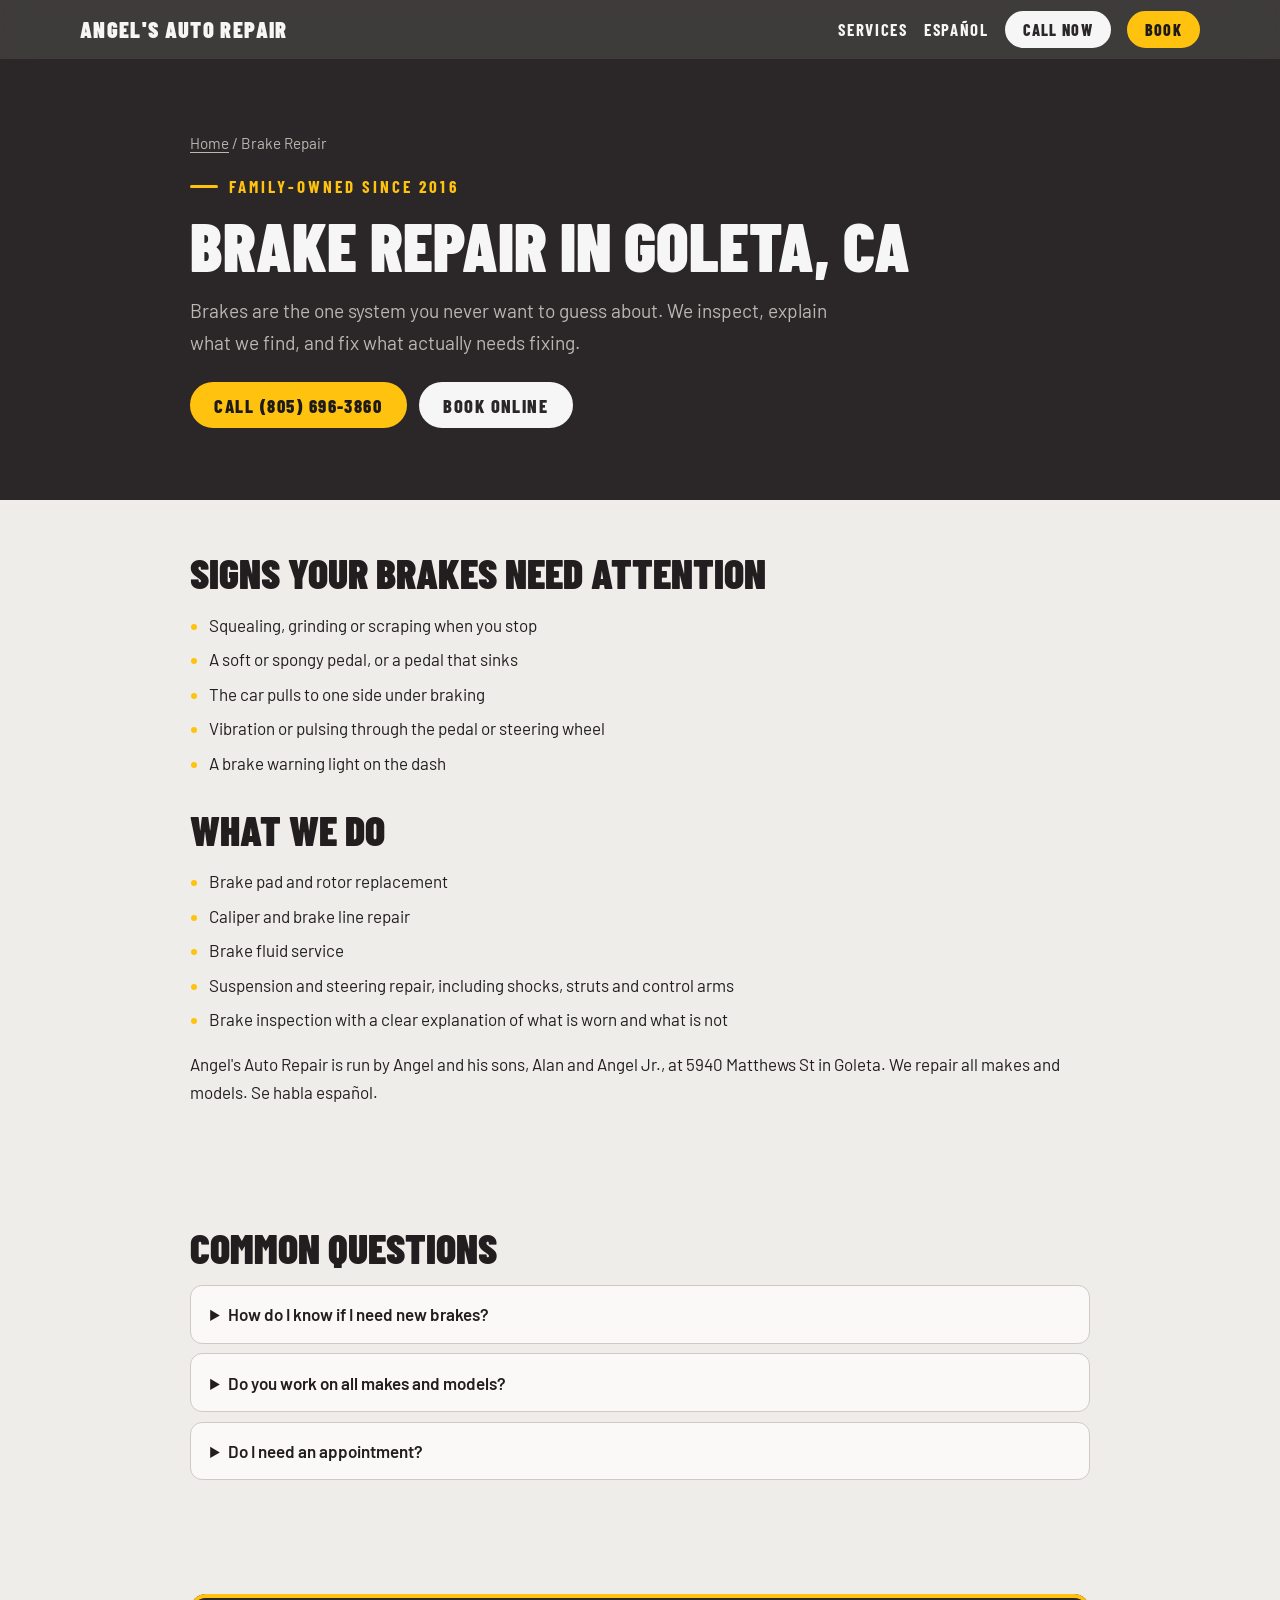
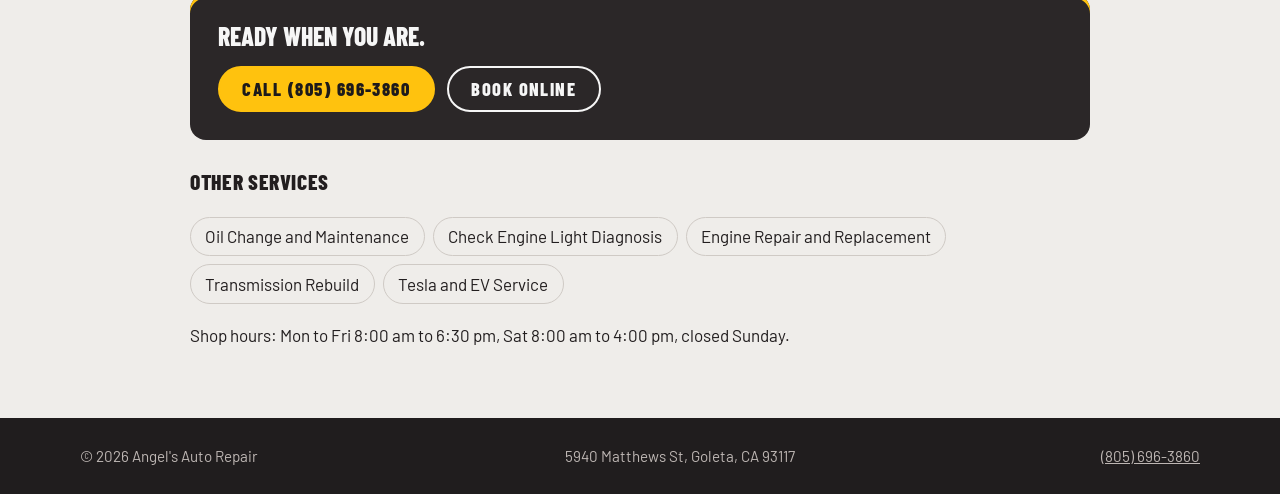
<file: brake-repair-goleta/index.html>
<!DOCTYPE html>
<html lang="en">
<head>
<meta charset="utf-8">
<meta name="viewport" content="width=device-width, initial-scale=1, viewport-fit=cover">
<title>Brake Repair in Goleta, CA | Angel's Auto Repair</title>
<meta name="description" content="Brake repair in Goleta from a family-owned shop. Pads, rotors, calipers, fluid and suspension for all makes and models. Call (805) 696-3860.">
<link rel="canonical" href="https://angelsauto.group/brake-repair-goleta/">
<meta property="og:type" content="website">
<meta property="og:site_name" content="Angel's Auto Repair">
<meta property="og:title" content="Brake Repair in Goleta, CA | Angel's Auto Repair">
<meta property="og:description" content="Brake repair in Goleta from a family-owned shop. Pads, rotors, calipers, fluid and suspension for all makes and models. Call (805) 696-3860.">
<meta property="og:url" content="https://angelsauto.group/brake-repair-goleta/">
<meta property="og:image" content="https://angelsauto.group/og-image.jpg">
<meta name="twitter:card" content="summary_large_image">
<link rel="alternate" hreflang="en" href="https://angelsauto.group/brake-repair-goleta/">
<link rel="alternate" hreflang="es" href="https://angelsauto.group/es/reparacion-de-frenos-goleta/">
<link rel="alternate" hreflang="x-default" href="https://angelsauto.group/brake-repair-goleta/">
<link rel="icon" href="/favicon.svg" type="image/svg+xml">
<script type="application/ld+json">{"@context": "https://schema.org", "@graph": [{"@type": "Service", "name": "Brake and suspension repair", "serviceType": "Brake and suspension repair", "provider": {"@id": "https://angelsauto.group/#business"}, "areaServed": {"@type": "City", "name": "Goleta, CA"}, "url": "https://angelsauto.group/brake-repair-goleta/"}, {"@type": "BreadcrumbList", "itemListElement": [{"@type": "ListItem", "position": 1, "name": "Home", "item": "https://angelsauto.group/"}, {"@type": "ListItem", "position": 2, "name": "Brake Repair in Goleta, CA", "item": "https://angelsauto.group/brake-repair-goleta/"}]}, {"@type": "FAQPage", "mainEntity": [{"@type": "Question", "name": "How do I know if I need new brakes?", "acceptedAnswer": {"@type": "Answer", "text": "Noise, a soft pedal, pulling or vibration are the usual signs. If you are not sure, bring it in and we will take a look and tell you what we see."}}, {"@type": "Question", "name": "Do you work on all makes and models?", "acceptedAnswer": {"@type": "Answer", "text": "Yes. We repair domestic and import vehicles, including Teslas and other EVs."}}, {"@type": "Question", "name": "Do I need an appointment?", "acceptedAnswer": {"@type": "Answer", "text": "You can book online or call (805) 696-3860. Tell us if the brakes feel unsafe so we can fit you in sooner."}}]}]}</script>
<link rel="preconnect" href="https://fonts.googleapis.com">
<link rel="preconnect" href="https://fonts.gstatic.com" crossorigin>
<link href="https://fonts.googleapis.com/css2?family=Barlow+Condensed:wght@600;700;800;900&family=Barlow:wght@400;500;600&display=swap" rel="stylesheet">
<link rel="stylesheet" href="/pages.css">
</head>
<body>
<header class="bar"><div class="wrap">
<a class="brand" href="/">Angel's Auto Repair</a>
<a class="l hide-sm" href="/#services">Services</a>
<a class="l" href="/es/reparacion-de-frenos-goleta/" hreflang="es" lang="es">Español</a>
<a class="btn btn-light btn-sm" href="tel:+18056963860">Call now</a>
<a class="btn btn-amber btn-sm hide-sm" href="https://app.shopmonkey.cloud/public/scheduler/98df2a84-559d-4298-98f2-6344e3e5e2cd?fullPage=true" target="_blank" rel="noopener">Book</a>
</div></header>
<main>
<div class="hero"><div class="wrap">
<p class="crumbs"><a href="/">Home</a> / Brake Repair</p>
<p class="eyebrow">Family-owned since 2016</p>
<h1>Brake Repair in Goleta, CA</h1>
<p class="lede">Brakes are the one system you never want to guess about. We inspect, explain what we find, and fix what actually needs fixing.</p>
<div class="actions"><a class="btn btn-amber" href="tel:+18056963860">Call (805) 696-3860</a><a class="btn btn-light" href="https://app.shopmonkey.cloud/public/scheduler/98df2a84-559d-4298-98f2-6344e3e5e2cd?fullPage=true" target="_blank" rel="noopener">Book online</a></div>
</div></div>
<section><div class="wrap">
<h2>Signs your brakes need attention</h2><ul class="chk"><li>Squealing, grinding or scraping when you stop</li><li>A soft or spongy pedal, or a pedal that sinks</li><li>The car pulls to one side under braking</li><li>Vibration or pulsing through the pedal or steering wheel</li><li>A brake warning light on the dash</li></ul>
<h2 style="margin-top:2rem">What we do</h2><ul class="chk"><li>Brake pad and rotor replacement</li><li>Caliper and brake line repair</li><li>Brake fluid service</li><li>Suspension and steering repair, including shocks, struts and control arms</li><li>Brake inspection with a clear explanation of what is worn and what is not</li></ul>
<p>Angel's Auto Repair is run by Angel and his sons, Alan and Angel Jr., at 5940 Matthews St in Goleta. We repair all makes and models. Se habla español.</p>
</div></section>
<section class="faq"><div class="wrap"><h2>Common questions</h2><details><summary>How do I know if I need new brakes?</summary><p>Noise, a soft pedal, pulling or vibration are the usual signs. If you are not sure, bring it in and we will take a look and tell you what we see.</p></details><details><summary>Do you work on all makes and models?</summary><p>Yes. We repair domestic and import vehicles, including Teslas and other EVs.</p></details><details><summary>Do I need an appointment?</summary><p>You can book online or call (805) 696-3860. Tell us if the brakes feel unsafe so we can fit you in sooner.</p></details></div></section>
<section><div class="wrap">
<div class="cta"><p>Ready when you are.</p><div class="actions"><a class="btn btn-amber" href="tel:+18056963860">Call (805) 696-3860</a><a class="btn btn-line" href="https://app.shopmonkey.cloud/public/scheduler/98df2a84-559d-4298-98f2-6344e3e5e2cd?fullPage=true" target="_blank" rel="noopener">Book online</a></div></div>
<h3>Other services</h3><ul class="related"><li><a href="/oil-change-goleta/">Oil Change and Maintenance</a></li><li><a href="/check-engine-light-diagnosis-goleta/">Check Engine Light Diagnosis</a></li><li><a href="/engine-replacement-goleta/">Engine Repair and Replacement</a></li><li><a href="/transmission-rebuild-goleta/">Transmission Rebuild</a></li><li><a href="/tesla-ev-repair-goleta/">Tesla and EV Service</a></li></ul>
<p>Shop hours: Mon to Fri 8:00 am to 6:30 pm, Sat 8:00 am to 4:00 pm, closed Sunday.</p>
</div></section>
</main>
<footer><div class="wrap"><span>&copy; 2026 Angel's Auto Repair</span><span>5940 Matthews St, Goleta, CA 93117</span><a href="tel:+18056963860">(805) 696-3860</a></div></footer>
</body>
</html>
</file>
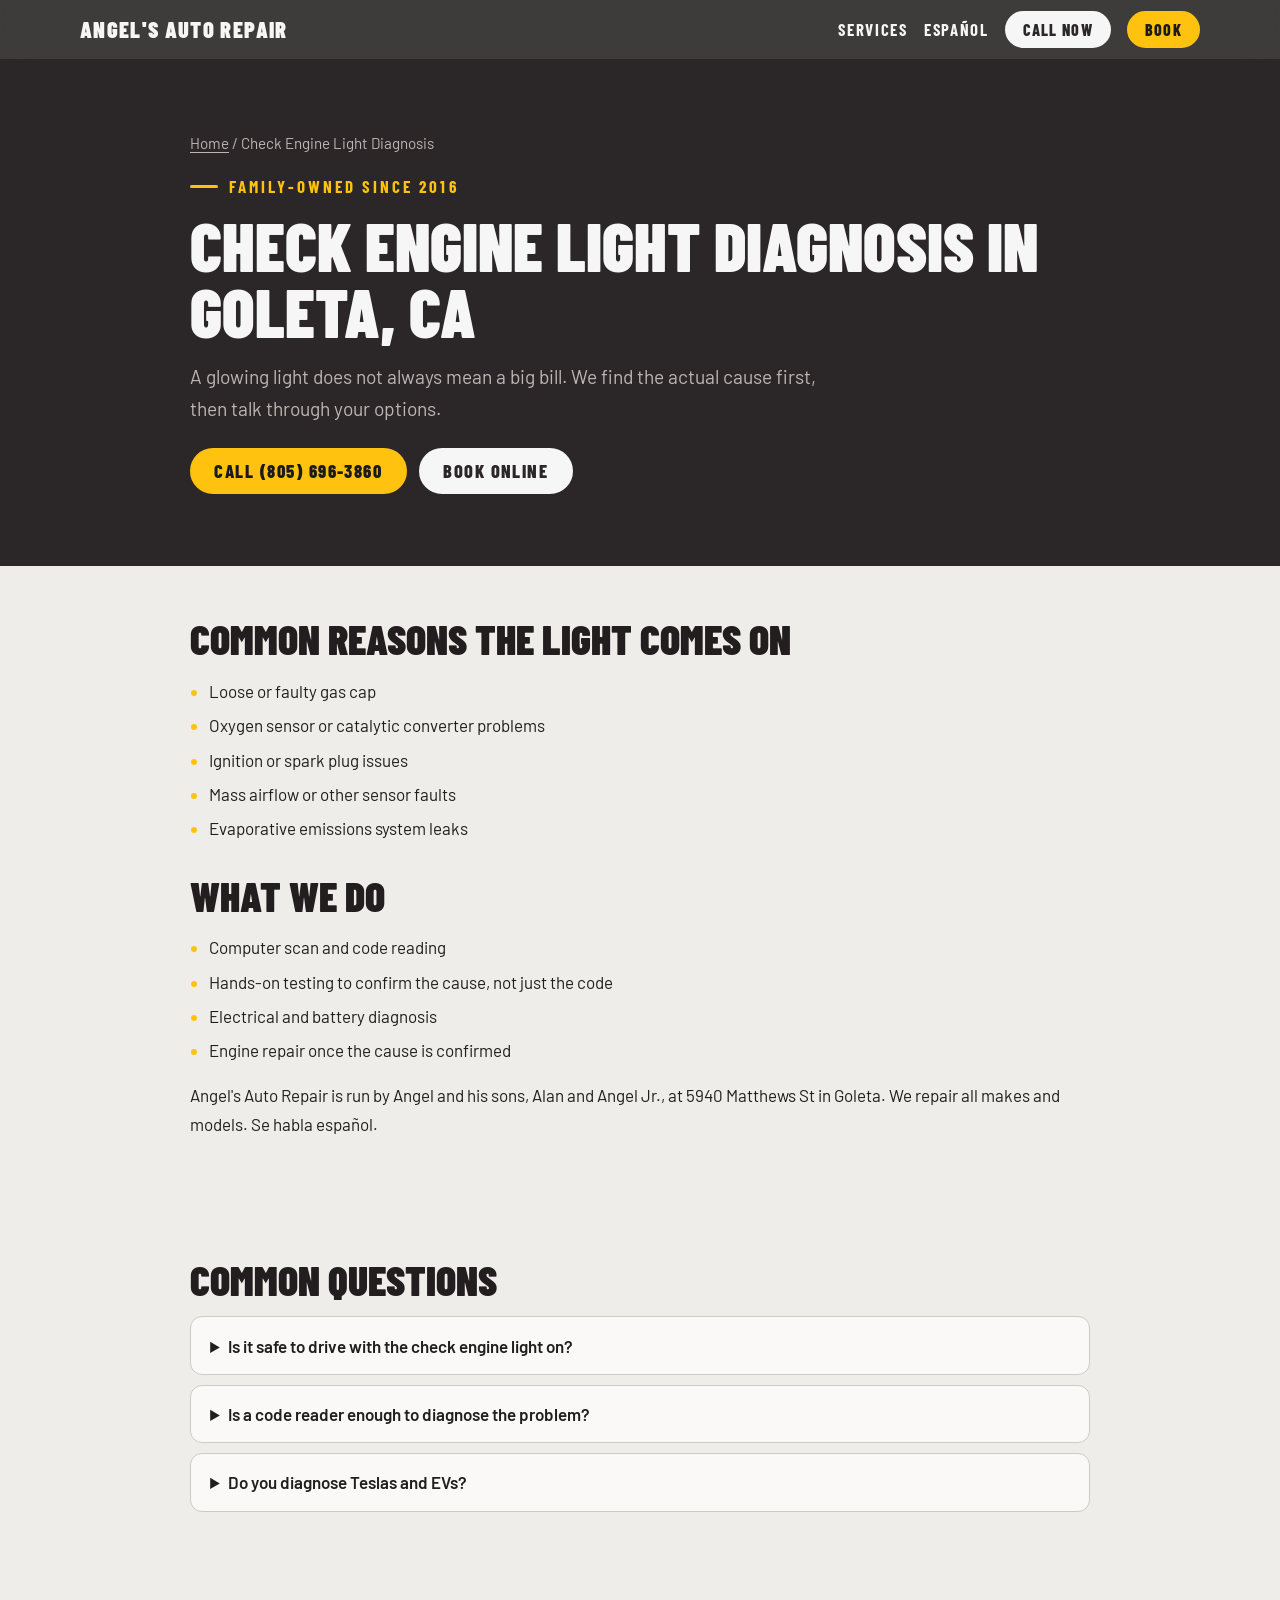
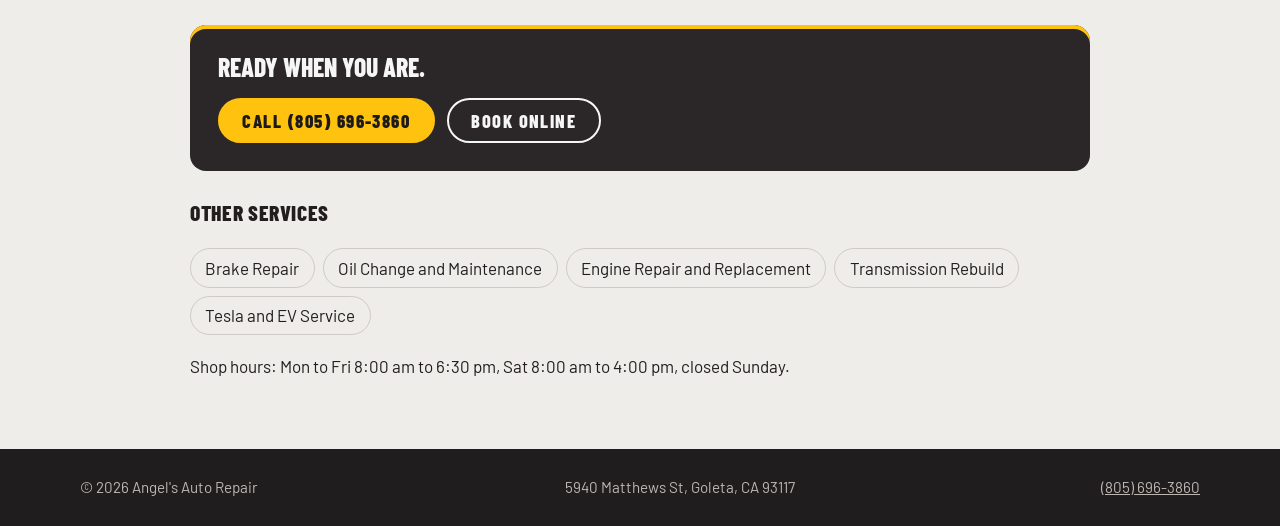
<file: check-engine-light-diagnosis-goleta/index.html>
<!DOCTYPE html>
<html lang="en">
<head>
<meta charset="utf-8">
<meta name="viewport" content="width=device-width, initial-scale=1, viewport-fit=cover">
<title>Check Engine Light Diagnosis in Goleta, CA | Angel's Auto Repair</title>
<meta name="description" content="Check engine light on? Angel's Auto Repair in Goleta diagnoses and repairs engine, electrical and drivability problems. Call (805) 696-3860.">
<link rel="canonical" href="https://angelsauto.group/check-engine-light-diagnosis-goleta/">
<meta property="og:type" content="website">
<meta property="og:site_name" content="Angel's Auto Repair">
<meta property="og:title" content="Check Engine Light Diagnosis in Goleta, CA | Angel's Auto Repair">
<meta property="og:description" content="Check engine light on? Angel's Auto Repair in Goleta diagnoses and repairs engine, electrical and drivability problems. Call (805) 696-3860.">
<meta property="og:url" content="https://angelsauto.group/check-engine-light-diagnosis-goleta/">
<meta property="og:image" content="https://angelsauto.group/og-image.jpg">
<meta name="twitter:card" content="summary_large_image">
<link rel="alternate" hreflang="en" href="https://angelsauto.group/check-engine-light-diagnosis-goleta/">
<link rel="alternate" hreflang="es" href="https://angelsauto.group/es/diagnostico-luz-check-engine-goleta/">
<link rel="alternate" hreflang="x-default" href="https://angelsauto.group/check-engine-light-diagnosis-goleta/">
<link rel="icon" href="/favicon.svg" type="image/svg+xml">
<script type="application/ld+json">{"@context": "https://schema.org", "@graph": [{"@type": "Service", "name": "Check engine light and diagnostics", "serviceType": "Check engine light and diagnostics", "provider": {"@id": "https://angelsauto.group/#business"}, "areaServed": {"@type": "City", "name": "Goleta, CA"}, "url": "https://angelsauto.group/check-engine-light-diagnosis-goleta/"}, {"@type": "BreadcrumbList", "itemListElement": [{"@type": "ListItem", "position": 1, "name": "Home", "item": "https://angelsauto.group/"}, {"@type": "ListItem", "position": 2, "name": "Check Engine Light Diagnosis in Goleta, CA", "item": "https://angelsauto.group/check-engine-light-diagnosis-goleta/"}]}, {"@type": "FAQPage", "mainEntity": [{"@type": "Question", "name": "Is it safe to drive with the check engine light on?", "acceptedAnswer": {"@type": "Answer", "text": "If the light is steady, you can usually drive a short distance to get it checked. If it flashes, or the car runs rough, stop driving and call us."}}, {"@type": "Question", "name": "Is a code reader enough to diagnose the problem?", "acceptedAnswer": {"@type": "Answer", "text": "A code points to a system, not always to the failed part. We confirm the cause before recommending a repair."}}, {"@type": "Question", "name": "Do you diagnose Teslas and EVs?", "acceptedAnswer": {"@type": "Answer", "text": "We service Teslas and other electric vehicles. Call us to discuss your specific issue."}}]}]}</script>
<link rel="preconnect" href="https://fonts.googleapis.com">
<link rel="preconnect" href="https://fonts.gstatic.com" crossorigin>
<link href="https://fonts.googleapis.com/css2?family=Barlow+Condensed:wght@600;700;800;900&family=Barlow:wght@400;500;600&display=swap" rel="stylesheet">
<link rel="stylesheet" href="/pages.css">
</head>
<body>
<header class="bar"><div class="wrap">
<a class="brand" href="/">Angel's Auto Repair</a>
<a class="l hide-sm" href="/#services">Services</a>
<a class="l" href="/es/diagnostico-luz-check-engine-goleta/" hreflang="es" lang="es">Español</a>
<a class="btn btn-light btn-sm" href="tel:+18056963860">Call now</a>
<a class="btn btn-amber btn-sm hide-sm" href="https://app.shopmonkey.cloud/public/scheduler/98df2a84-559d-4298-98f2-6344e3e5e2cd?fullPage=true" target="_blank" rel="noopener">Book</a>
</div></header>
<main>
<div class="hero"><div class="wrap">
<p class="crumbs"><a href="/">Home</a> / Check Engine Light Diagnosis</p>
<p class="eyebrow">Family-owned since 2016</p>
<h1>Check Engine Light Diagnosis in Goleta, CA</h1>
<p class="lede">A glowing light does not always mean a big bill. We find the actual cause first, then talk through your options.</p>
<div class="actions"><a class="btn btn-amber" href="tel:+18056963860">Call (805) 696-3860</a><a class="btn btn-light" href="https://app.shopmonkey.cloud/public/scheduler/98df2a84-559d-4298-98f2-6344e3e5e2cd?fullPage=true" target="_blank" rel="noopener">Book online</a></div>
</div></div>
<section><div class="wrap">
<h2>Common reasons the light comes on</h2><ul class="chk"><li>Loose or faulty gas cap</li><li>Oxygen sensor or catalytic converter problems</li><li>Ignition or spark plug issues</li><li>Mass airflow or other sensor faults</li><li>Evaporative emissions system leaks</li></ul>
<h2 style="margin-top:2rem">What we do</h2><ul class="chk"><li>Computer scan and code reading</li><li>Hands-on testing to confirm the cause, not just the code</li><li>Electrical and battery diagnosis</li><li>Engine repair once the cause is confirmed</li></ul>
<p>Angel's Auto Repair is run by Angel and his sons, Alan and Angel Jr., at 5940 Matthews St in Goleta. We repair all makes and models. Se habla español.</p>
</div></section>
<section class="faq"><div class="wrap"><h2>Common questions</h2><details><summary>Is it safe to drive with the check engine light on?</summary><p>If the light is steady, you can usually drive a short distance to get it checked. If it flashes, or the car runs rough, stop driving and call us.</p></details><details><summary>Is a code reader enough to diagnose the problem?</summary><p>A code points to a system, not always to the failed part. We confirm the cause before recommending a repair.</p></details><details><summary>Do you diagnose Teslas and EVs?</summary><p>We service Teslas and other electric vehicles. Call us to discuss your specific issue.</p></details></div></section>
<section><div class="wrap">
<div class="cta"><p>Ready when you are.</p><div class="actions"><a class="btn btn-amber" href="tel:+18056963860">Call (805) 696-3860</a><a class="btn btn-line" href="https://app.shopmonkey.cloud/public/scheduler/98df2a84-559d-4298-98f2-6344e3e5e2cd?fullPage=true" target="_blank" rel="noopener">Book online</a></div></div>
<h3>Other services</h3><ul class="related"><li><a href="/brake-repair-goleta/">Brake Repair</a></li><li><a href="/oil-change-goleta/">Oil Change and Maintenance</a></li><li><a href="/engine-replacement-goleta/">Engine Repair and Replacement</a></li><li><a href="/transmission-rebuild-goleta/">Transmission Rebuild</a></li><li><a href="/tesla-ev-repair-goleta/">Tesla and EV Service</a></li></ul>
<p>Shop hours: Mon to Fri 8:00 am to 6:30 pm, Sat 8:00 am to 4:00 pm, closed Sunday.</p>
</div></section>
</main>
<footer><div class="wrap"><span>&copy; 2026 Angel's Auto Repair</span><span>5940 Matthews St, Goleta, CA 93117</span><a href="tel:+18056963860">(805) 696-3860</a></div></footer>
</body>
</html>
</file>
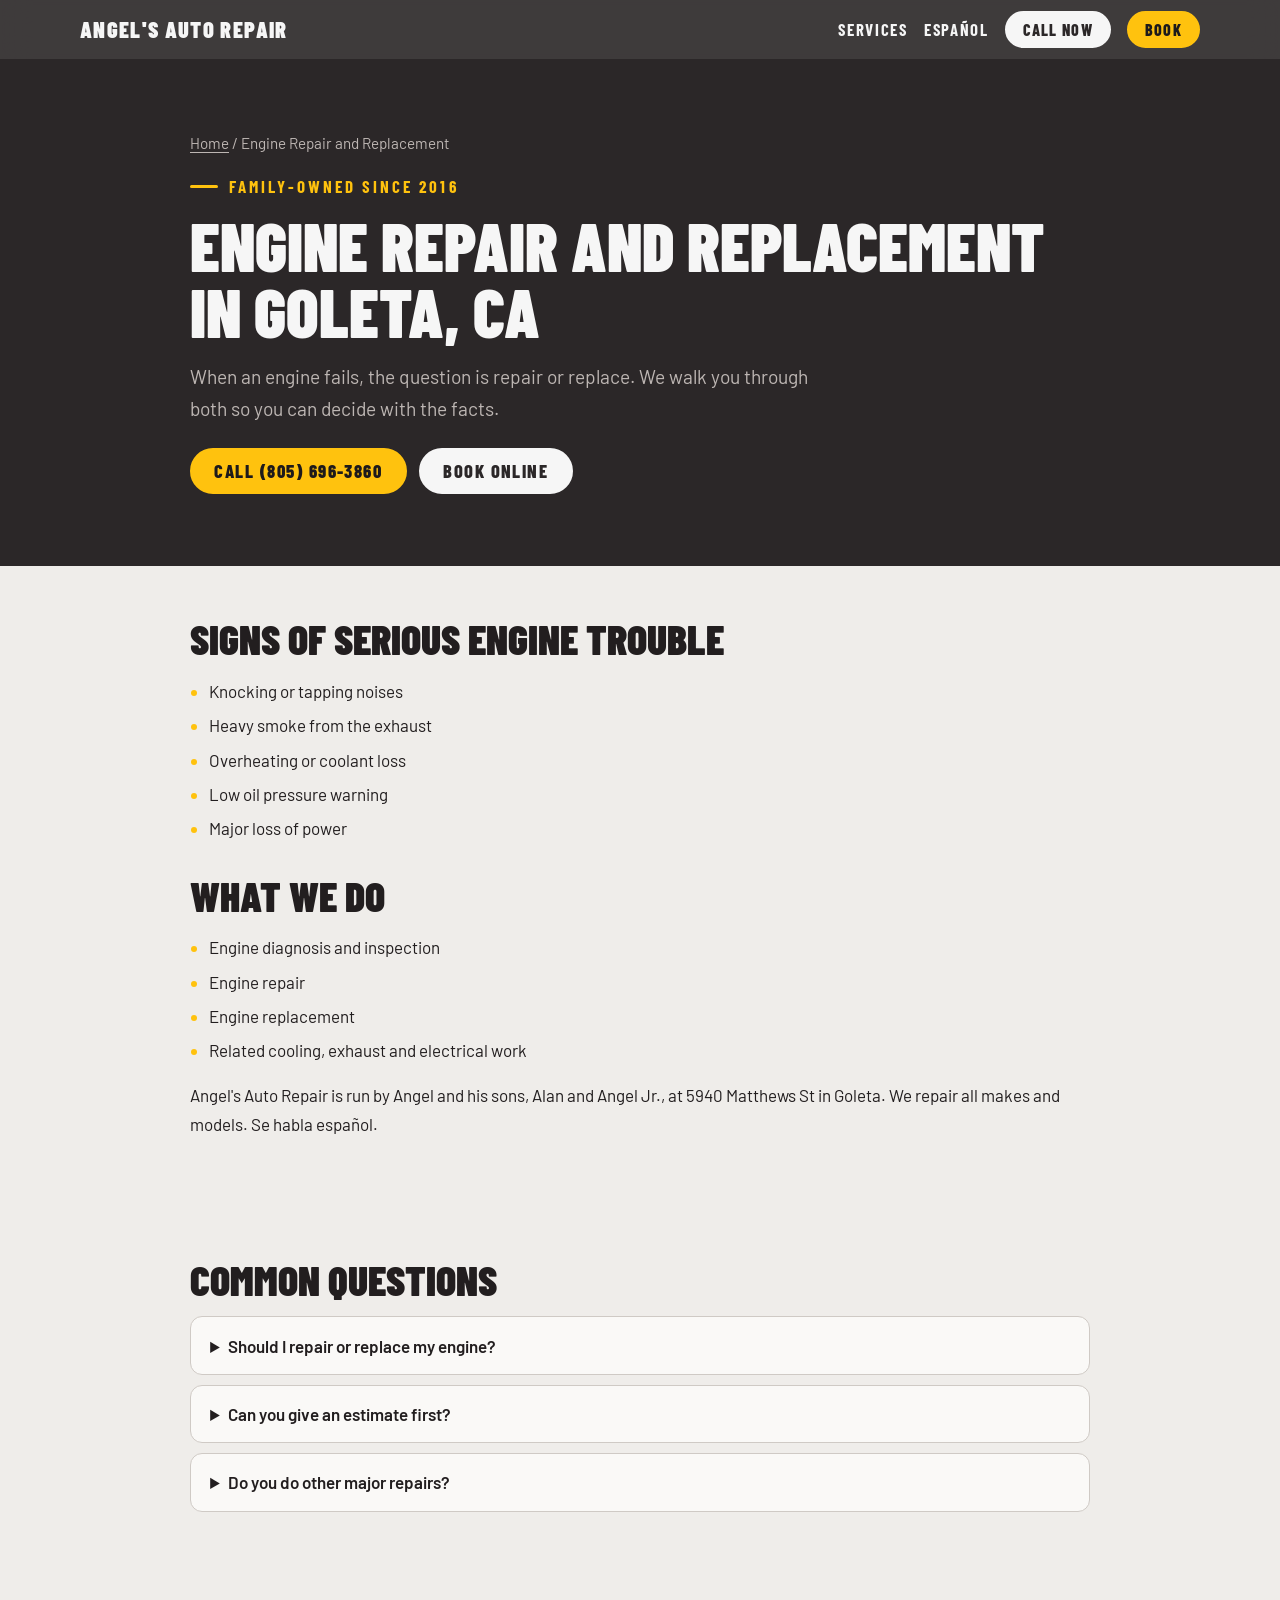
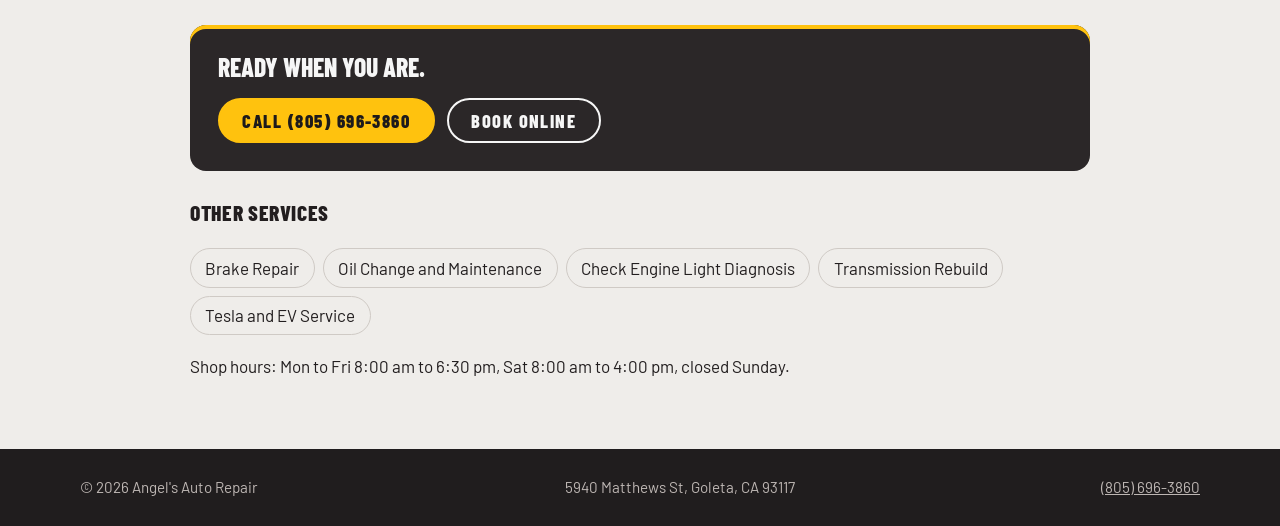
<file: engine-replacement-goleta/index.html>
<!DOCTYPE html>
<html lang="en">
<head>
<meta charset="utf-8">
<meta name="viewport" content="width=device-width, initial-scale=1, viewport-fit=cover">
<title>Engine Repair and Replacement in Goleta, CA | Angel's Auto Repair</title>
<meta name="description" content="Engine repair and engine replacement in Goleta from a family-owned shop. Honest advice on repair vs replace. Call (805) 696-3860.">
<link rel="canonical" href="https://angelsauto.group/engine-replacement-goleta/">
<meta property="og:type" content="website">
<meta property="og:site_name" content="Angel's Auto Repair">
<meta property="og:title" content="Engine Repair and Replacement in Goleta, CA | Angel's Auto Repair">
<meta property="og:description" content="Engine repair and engine replacement in Goleta from a family-owned shop. Honest advice on repair vs replace. Call (805) 696-3860.">
<meta property="og:url" content="https://angelsauto.group/engine-replacement-goleta/">
<meta property="og:image" content="https://angelsauto.group/og-image.jpg">
<meta name="twitter:card" content="summary_large_image">
<link rel="alternate" hreflang="en" href="https://angelsauto.group/engine-replacement-goleta/">
<link rel="alternate" hreflang="es" href="https://angelsauto.group/es/reemplazo-de-motor-goleta/">
<link rel="alternate" hreflang="x-default" href="https://angelsauto.group/engine-replacement-goleta/">
<link rel="icon" href="/favicon.svg" type="image/svg+xml">
<script type="application/ld+json">{"@context": "https://schema.org", "@graph": [{"@type": "Service", "name": "Engine repair and replacement", "serviceType": "Engine repair and replacement", "provider": {"@id": "https://angelsauto.group/#business"}, "areaServed": {"@type": "City", "name": "Goleta, CA"}, "url": "https://angelsauto.group/engine-replacement-goleta/"}, {"@type": "BreadcrumbList", "itemListElement": [{"@type": "ListItem", "position": 1, "name": "Home", "item": "https://angelsauto.group/"}, {"@type": "ListItem", "position": 2, "name": "Engine Repair and Replacement in Goleta, CA", "item": "https://angelsauto.group/engine-replacement-goleta/"}]}, {"@type": "FAQPage", "mainEntity": [{"@type": "Question", "name": "Should I repair or replace my engine?", "acceptedAnswer": {"@type": "Answer", "text": "It depends on the damage, the age of the vehicle and what the car is worth to you. We will explain both options."}}, {"@type": "Question", "name": "Can you give an estimate first?", "acceptedAnswer": {"@type": "Answer", "text": "Yes. We diagnose first, then go over the work before starting."}}, {"@type": "Question", "name": "Do you do other major repairs?", "acceptedAnswer": {"@type": "Answer", "text": "Yes, including transmission rebuilds, brakes and exhaust."}}]}]}</script>
<link rel="preconnect" href="https://fonts.googleapis.com">
<link rel="preconnect" href="https://fonts.gstatic.com" crossorigin>
<link href="https://fonts.googleapis.com/css2?family=Barlow+Condensed:wght@600;700;800;900&family=Barlow:wght@400;500;600&display=swap" rel="stylesheet">
<link rel="stylesheet" href="/pages.css">
</head>
<body>
<header class="bar"><div class="wrap">
<a class="brand" href="/">Angel's Auto Repair</a>
<a class="l hide-sm" href="/#services">Services</a>
<a class="l" href="/es/reemplazo-de-motor-goleta/" hreflang="es" lang="es">Español</a>
<a class="btn btn-light btn-sm" href="tel:+18056963860">Call now</a>
<a class="btn btn-amber btn-sm hide-sm" href="https://app.shopmonkey.cloud/public/scheduler/98df2a84-559d-4298-98f2-6344e3e5e2cd?fullPage=true" target="_blank" rel="noopener">Book</a>
</div></header>
<main>
<div class="hero"><div class="wrap">
<p class="crumbs"><a href="/">Home</a> / Engine Repair and Replacement</p>
<p class="eyebrow">Family-owned since 2016</p>
<h1>Engine Repair and Replacement in Goleta, CA</h1>
<p class="lede">When an engine fails, the question is repair or replace. We walk you through both so you can decide with the facts.</p>
<div class="actions"><a class="btn btn-amber" href="tel:+18056963860">Call (805) 696-3860</a><a class="btn btn-light" href="https://app.shopmonkey.cloud/public/scheduler/98df2a84-559d-4298-98f2-6344e3e5e2cd?fullPage=true" target="_blank" rel="noopener">Book online</a></div>
</div></div>
<section><div class="wrap">
<h2>Signs of serious engine trouble</h2><ul class="chk"><li>Knocking or tapping noises</li><li>Heavy smoke from the exhaust</li><li>Overheating or coolant loss</li><li>Low oil pressure warning</li><li>Major loss of power</li></ul>
<h2 style="margin-top:2rem">What we do</h2><ul class="chk"><li>Engine diagnosis and inspection</li><li>Engine repair</li><li>Engine replacement</li><li>Related cooling, exhaust and electrical work</li></ul>
<p>Angel's Auto Repair is run by Angel and his sons, Alan and Angel Jr., at 5940 Matthews St in Goleta. We repair all makes and models. Se habla español.</p>
</div></section>
<section class="faq"><div class="wrap"><h2>Common questions</h2><details><summary>Should I repair or replace my engine?</summary><p>It depends on the damage, the age of the vehicle and what the car is worth to you. We will explain both options.</p></details><details><summary>Can you give an estimate first?</summary><p>Yes. We diagnose first, then go over the work before starting.</p></details><details><summary>Do you do other major repairs?</summary><p>Yes, including transmission rebuilds, brakes and exhaust.</p></details></div></section>
<section><div class="wrap">
<div class="cta"><p>Ready when you are.</p><div class="actions"><a class="btn btn-amber" href="tel:+18056963860">Call (805) 696-3860</a><a class="btn btn-line" href="https://app.shopmonkey.cloud/public/scheduler/98df2a84-559d-4298-98f2-6344e3e5e2cd?fullPage=true" target="_blank" rel="noopener">Book online</a></div></div>
<h3>Other services</h3><ul class="related"><li><a href="/brake-repair-goleta/">Brake Repair</a></li><li><a href="/oil-change-goleta/">Oil Change and Maintenance</a></li><li><a href="/check-engine-light-diagnosis-goleta/">Check Engine Light Diagnosis</a></li><li><a href="/transmission-rebuild-goleta/">Transmission Rebuild</a></li><li><a href="/tesla-ev-repair-goleta/">Tesla and EV Service</a></li></ul>
<p>Shop hours: Mon to Fri 8:00 am to 6:30 pm, Sat 8:00 am to 4:00 pm, closed Sunday.</p>
</div></section>
</main>
<footer><div class="wrap"><span>&copy; 2026 Angel's Auto Repair</span><span>5940 Matthews St, Goleta, CA 93117</span><a href="tel:+18056963860">(805) 696-3860</a></div></footer>
</body>
</html>
</file>
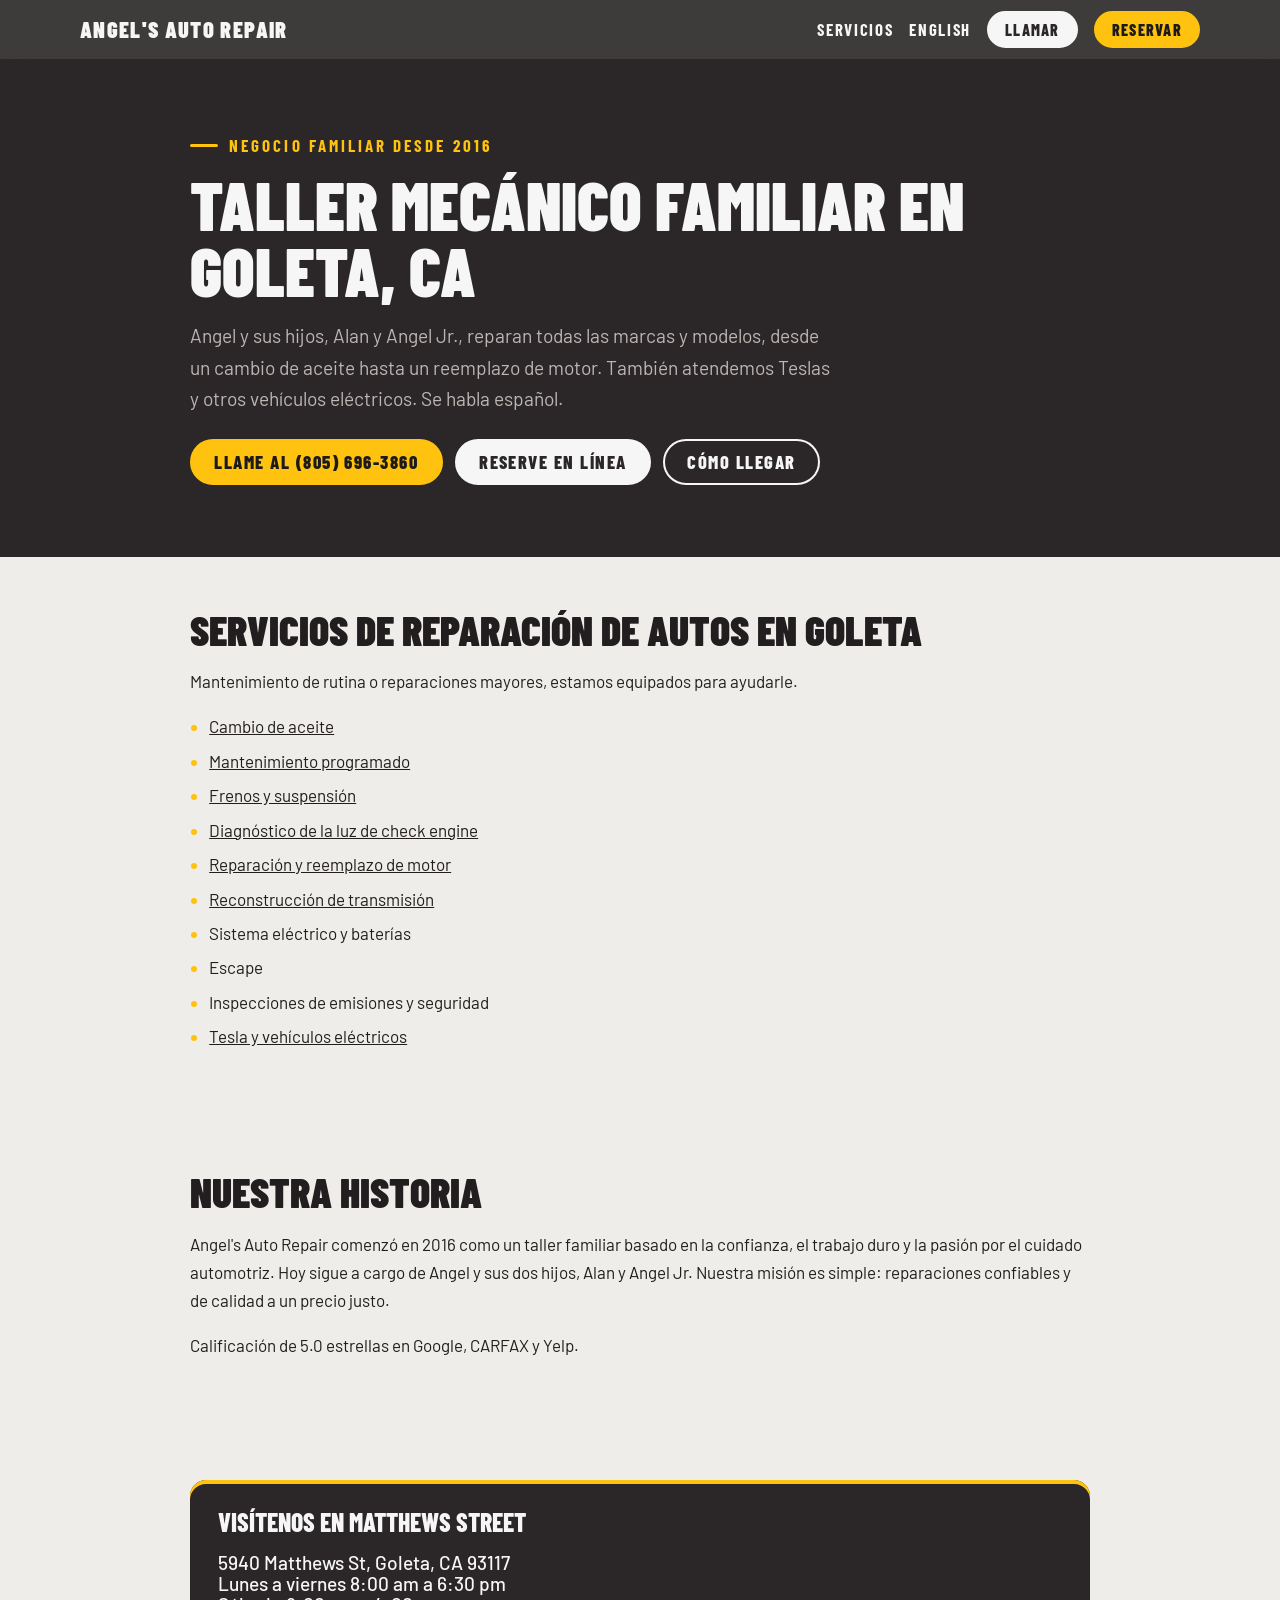
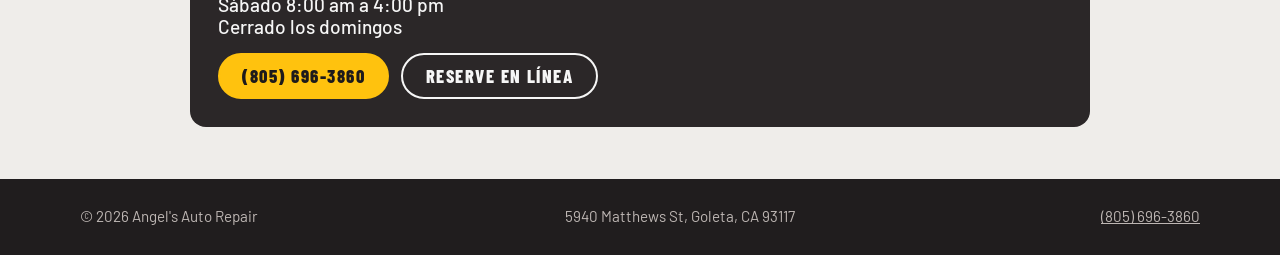
<file: es/index.html>
<!DOCTYPE html>
<html lang="es">
<head>
<meta charset="utf-8">
<meta name="viewport" content="width=device-width, initial-scale=1, viewport-fit=cover">
<title>Taller Mecánico en Goleta, CA | Angel's Auto Repair</title>
<meta name="description" content="Taller mecánico familiar en Goleta, CA desde 2016. Frenos, cambio de aceite, diagnóstico, motores y transmisiones. Se habla español. (805) 696-3860.">
<link rel="canonical" href="https://angelsauto.group/es/">
<meta property="og:type" content="website">
<meta property="og:site_name" content="Angel's Auto Repair">
<meta property="og:title" content="Taller Mecánico en Goleta, CA | Angel's Auto Repair">
<meta property="og:description" content="Taller mecánico familiar en Goleta, CA desde 2016. Frenos, cambio de aceite, diagnóstico, motores y transmisiones. Se habla español. (805) 696-3860.">
<meta property="og:url" content="https://angelsauto.group/es/">
<meta property="og:image" content="https://angelsauto.group/og-image.jpg">
<meta name="twitter:card" content="summary_large_image">
<link rel="icon" href="/favicon.svg" type="image/svg+xml">
<link rel="alternate" hreflang="en" href="https://angelsauto.group/">
<link rel="alternate" hreflang="es" href="https://angelsauto.group/es/">
<link rel="alternate" hreflang="x-default" href="https://angelsauto.group/">
<script type="application/ld+json">{"@context": "https://schema.org", "@type": "AutoRepair", "@id": "https://angelsauto.group/es/#negocio", "name": "Angel's Auto Repair", "url": "https://angelsauto.group/es/", "telephone": "+1-805-696-3860", "inLanguage": "es", "address": {"@type": "PostalAddress", "streetAddress": "5940 Matthews St", "addressLocality": "Goleta", "addressRegion": "CA", "postalCode": "93117", "addressCountry": "US"}}</script>
<link rel="preconnect" href="https://fonts.googleapis.com">
<link rel="preconnect" href="https://fonts.gstatic.com" crossorigin>
<link href="https://fonts.googleapis.com/css2?family=Barlow+Condensed:wght@600;700;800;900&family=Barlow:wght@400;500;600&display=swap" rel="stylesheet">
<link rel="stylesheet" href="/pages.css">
</head>
<body>
<header class="bar"><div class="wrap">
<a class="brand" href="/es/">Angel's Auto Repair</a>
<a class="l hide-sm" href="/es/#services">Servicios</a>
<a class="l" href="/" hreflang="en" lang="en">English</a>
<a class="btn btn-light btn-sm" href="tel:+18056963860">Llamar</a>
<a class="btn btn-amber btn-sm hide-sm" href="https://app.shopmonkey.cloud/public/scheduler/98df2a84-559d-4298-98f2-6344e3e5e2cd?fullPage=true" target="_blank" rel="noopener">Reservar</a>
</div></header>
<main>
<div class="hero"><div class="wrap">
<p class="eyebrow">Negocio familiar desde 2016</p>
<h1>Taller mecánico familiar en Goleta, CA</h1>
<p class="lede">Angel y sus hijos, Alan y Angel Jr., reparan todas las marcas y modelos, desde un cambio de aceite hasta un reemplazo de motor. También atendemos Teslas y otros vehículos eléctricos. Se habla español.</p>
<div class="actions"><a class="btn btn-amber" href="tel:+18056963860">Llame al (805) 696-3860</a><a class="btn btn-light" href="https://app.shopmonkey.cloud/public/scheduler/98df2a84-559d-4298-98f2-6344e3e5e2cd?fullPage=true" target="_blank" rel="noopener">Reserve en línea</a><a class="btn btn-line" href="https://www.google.com/maps/dir/?api=1&amp;destination=5940+Matthews+St,+Goleta,+CA+93117" target="_blank" rel="noopener">Cómo llegar</a></div>
</div></div>
<section id="services"><div class="wrap"><h2>Servicios de reparación de autos en Goleta</h2>
<p>Mantenimiento de rutina o reparaciones mayores, estamos equipados para ayudarle.</p>
<ul class="chk"><li><a href="/es/cambio-de-aceite-goleta/">Cambio de aceite</a></li><li><a href="/es/cambio-de-aceite-goleta/">Mantenimiento programado</a></li><li><a href="/es/reparacion-de-frenos-goleta/">Frenos y suspensión</a></li><li><a href="/es/diagnostico-luz-check-engine-goleta/">Diagnóstico de la luz de check engine</a></li><li><a href="/es/reemplazo-de-motor-goleta/">Reparación y reemplazo de motor</a></li><li><a href="/es/reconstruccion-de-transmision-goleta/">Reconstrucción de transmisión</a></li><li>Sistema eléctrico y baterías</li><li>Escape</li><li>Inspecciones de emisiones y seguridad</li><li><a href="/es/reparacion-tesla-vehiculos-electricos-goleta/">Tesla y vehículos eléctricos</a></li></ul></div></section>
<section><div class="wrap"><h2>Nuestra historia</h2>
<p>Angel's Auto Repair comenzó en 2016 como un taller familiar basado en la confianza, el trabajo duro y la pasión por el cuidado automotriz. Hoy sigue a cargo de Angel y sus dos hijos, Alan y Angel Jr. Nuestra misión es simple: reparaciones confiables y de calidad a un precio justo.</p>
<p>Calificación de 5.0 estrellas en Google, CARFAX y Yelp.</p></div></section>
<section><div class="wrap"><div class="cta"><p>Visítenos en Matthews Street</p>
<p style="font-size:1.2rem;font-family:var(--body);text-transform:none;font-weight:500">5940 Matthews St, Goleta, CA 93117<br>Lunes a viernes 8:00 am a 6:30 pm<br>Sábado 8:00 am a 4:00 pm<br>Cerrado los domingos</p>
<div class="actions"><a class="btn btn-amber" href="tel:+18056963860">(805) 696-3860</a><a class="btn btn-line" href="https://app.shopmonkey.cloud/public/scheduler/98df2a84-559d-4298-98f2-6344e3e5e2cd?fullPage=true" target="_blank" rel="noopener">Reserve en línea</a></div></div></div></section>
</main>
<footer><div class="wrap"><span>&copy; 2026 Angel's Auto Repair</span><span>5940 Matthews St, Goleta, CA 93117</span><a href="tel:+18056963860">(805) 696-3860</a></div></footer>
</body>
</html>
</file>
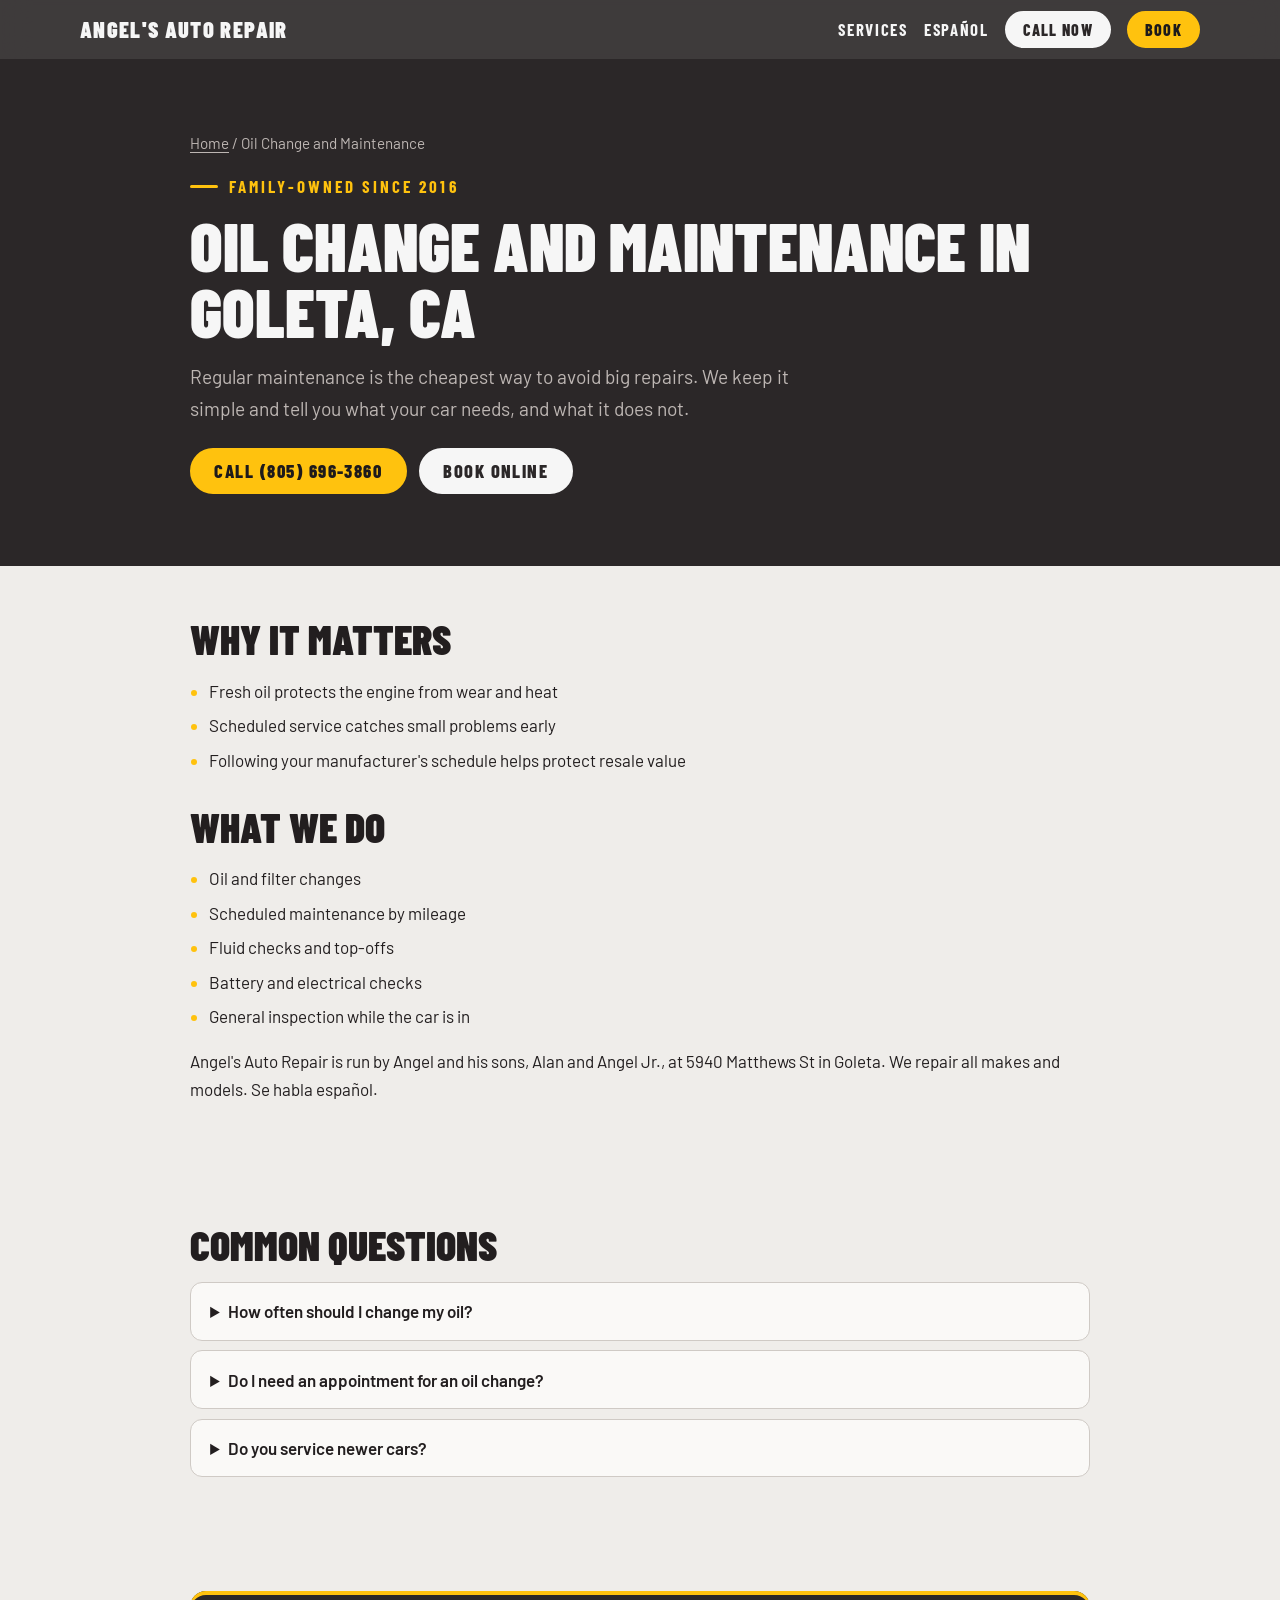
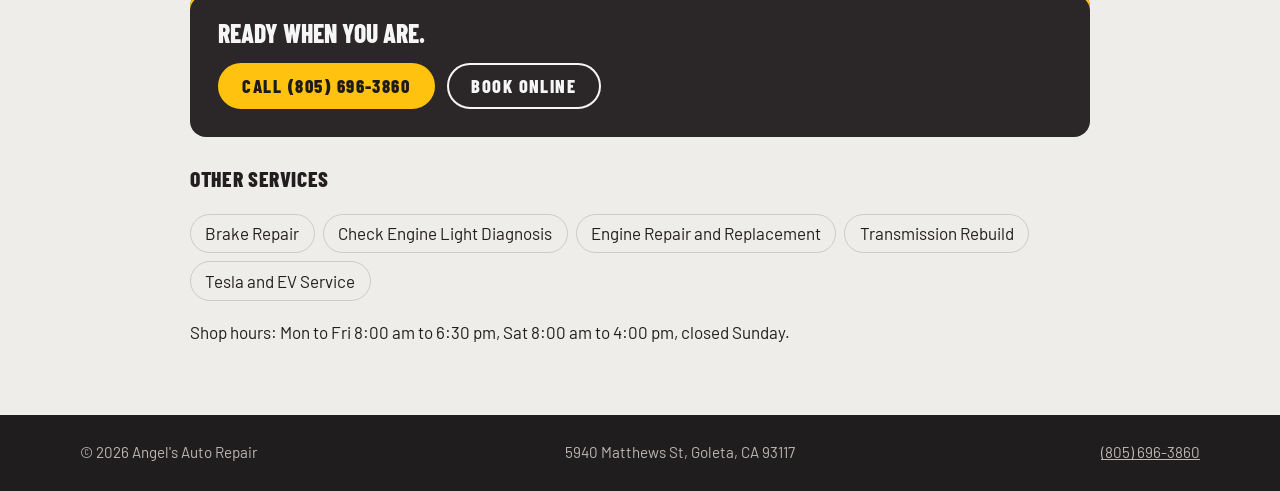
<file: oil-change-goleta/index.html>
<!DOCTYPE html>
<html lang="en">
<head>
<meta charset="utf-8">
<meta name="viewport" content="width=device-width, initial-scale=1, viewport-fit=cover">
<title>Oil Change in Goleta, CA | Angel's Auto Repair</title>
<meta name="description" content="Oil changes and scheduled maintenance in Goleta from a family-owned shop. All makes and models. Book online or call (805) 696-3860.">
<link rel="canonical" href="https://angelsauto.group/oil-change-goleta/">
<meta property="og:type" content="website">
<meta property="og:site_name" content="Angel's Auto Repair">
<meta property="og:title" content="Oil Change in Goleta, CA | Angel's Auto Repair">
<meta property="og:description" content="Oil changes and scheduled maintenance in Goleta from a family-owned shop. All makes and models. Book online or call (805) 696-3860.">
<meta property="og:url" content="https://angelsauto.group/oil-change-goleta/">
<meta property="og:image" content="https://angelsauto.group/og-image.jpg">
<meta name="twitter:card" content="summary_large_image">
<link rel="alternate" hreflang="en" href="https://angelsauto.group/oil-change-goleta/">
<link rel="alternate" hreflang="es" href="https://angelsauto.group/es/cambio-de-aceite-goleta/">
<link rel="alternate" hreflang="x-default" href="https://angelsauto.group/oil-change-goleta/">
<link rel="icon" href="/favicon.svg" type="image/svg+xml">
<script type="application/ld+json">{"@context": "https://schema.org", "@graph": [{"@type": "Service", "name": "Oil changes and scheduled maintenance", "serviceType": "Oil changes and scheduled maintenance", "provider": {"@id": "https://angelsauto.group/#business"}, "areaServed": {"@type": "City", "name": "Goleta, CA"}, "url": "https://angelsauto.group/oil-change-goleta/"}, {"@type": "BreadcrumbList", "itemListElement": [{"@type": "ListItem", "position": 1, "name": "Home", "item": "https://angelsauto.group/"}, {"@type": "ListItem", "position": 2, "name": "Oil Change and Maintenance in Goleta, CA", "item": "https://angelsauto.group/oil-change-goleta/"}]}, {"@type": "FAQPage", "mainEntity": [{"@type": "Question", "name": "How often should I change my oil?", "acceptedAnswer": {"@type": "Answer", "text": "It depends on your vehicle and the oil it uses. Your owner's manual has the manufacturer's interval, and we can help you follow it."}}, {"@type": "Question", "name": "Do I need an appointment for an oil change?", "acceptedAnswer": {"@type": "Answer", "text": "Booking online or calling ahead is the best way to avoid a wait."}}, {"@type": "Question", "name": "Do you service newer cars?", "acceptedAnswer": {"@type": "Answer", "text": "Yes, all makes and models."}}]}]}</script>
<link rel="preconnect" href="https://fonts.googleapis.com">
<link rel="preconnect" href="https://fonts.gstatic.com" crossorigin>
<link href="https://fonts.googleapis.com/css2?family=Barlow+Condensed:wght@600;700;800;900&family=Barlow:wght@400;500;600&display=swap" rel="stylesheet">
<link rel="stylesheet" href="/pages.css">
</head>
<body>
<header class="bar"><div class="wrap">
<a class="brand" href="/">Angel's Auto Repair</a>
<a class="l hide-sm" href="/#services">Services</a>
<a class="l" href="/es/cambio-de-aceite-goleta/" hreflang="es" lang="es">Español</a>
<a class="btn btn-light btn-sm" href="tel:+18056963860">Call now</a>
<a class="btn btn-amber btn-sm hide-sm" href="https://app.shopmonkey.cloud/public/scheduler/98df2a84-559d-4298-98f2-6344e3e5e2cd?fullPage=true" target="_blank" rel="noopener">Book</a>
</div></header>
<main>
<div class="hero"><div class="wrap">
<p class="crumbs"><a href="/">Home</a> / Oil Change and Maintenance</p>
<p class="eyebrow">Family-owned since 2016</p>
<h1>Oil Change and Maintenance in Goleta, CA</h1>
<p class="lede">Regular maintenance is the cheapest way to avoid big repairs. We keep it simple and tell you what your car needs, and what it does not.</p>
<div class="actions"><a class="btn btn-amber" href="tel:+18056963860">Call (805) 696-3860</a><a class="btn btn-light" href="https://app.shopmonkey.cloud/public/scheduler/98df2a84-559d-4298-98f2-6344e3e5e2cd?fullPage=true" target="_blank" rel="noopener">Book online</a></div>
</div></div>
<section><div class="wrap">
<h2>Why it matters</h2><ul class="chk"><li>Fresh oil protects the engine from wear and heat</li><li>Scheduled service catches small problems early</li><li>Following your manufacturer's schedule helps protect resale value</li></ul>
<h2 style="margin-top:2rem">What we do</h2><ul class="chk"><li>Oil and filter changes</li><li>Scheduled maintenance by mileage</li><li>Fluid checks and top-offs</li><li>Battery and electrical checks</li><li>General inspection while the car is in</li></ul>
<p>Angel's Auto Repair is run by Angel and his sons, Alan and Angel Jr., at 5940 Matthews St in Goleta. We repair all makes and models. Se habla español.</p>
</div></section>
<section class="faq"><div class="wrap"><h2>Common questions</h2><details><summary>How often should I change my oil?</summary><p>It depends on your vehicle and the oil it uses. Your owner's manual has the manufacturer's interval, and we can help you follow it.</p></details><details><summary>Do I need an appointment for an oil change?</summary><p>Booking online or calling ahead is the best way to avoid a wait.</p></details><details><summary>Do you service newer cars?</summary><p>Yes, all makes and models.</p></details></div></section>
<section><div class="wrap">
<div class="cta"><p>Ready when you are.</p><div class="actions"><a class="btn btn-amber" href="tel:+18056963860">Call (805) 696-3860</a><a class="btn btn-line" href="https://app.shopmonkey.cloud/public/scheduler/98df2a84-559d-4298-98f2-6344e3e5e2cd?fullPage=true" target="_blank" rel="noopener">Book online</a></div></div>
<h3>Other services</h3><ul class="related"><li><a href="/brake-repair-goleta/">Brake Repair</a></li><li><a href="/check-engine-light-diagnosis-goleta/">Check Engine Light Diagnosis</a></li><li><a href="/engine-replacement-goleta/">Engine Repair and Replacement</a></li><li><a href="/transmission-rebuild-goleta/">Transmission Rebuild</a></li><li><a href="/tesla-ev-repair-goleta/">Tesla and EV Service</a></li></ul>
<p>Shop hours: Mon to Fri 8:00 am to 6:30 pm, Sat 8:00 am to 4:00 pm, closed Sunday.</p>
</div></section>
</main>
<footer><div class="wrap"><span>&copy; 2026 Angel's Auto Repair</span><span>5940 Matthews St, Goleta, CA 93117</span><a href="tel:+18056963860">(805) 696-3860</a></div></footer>
</body>
</html>
</file>
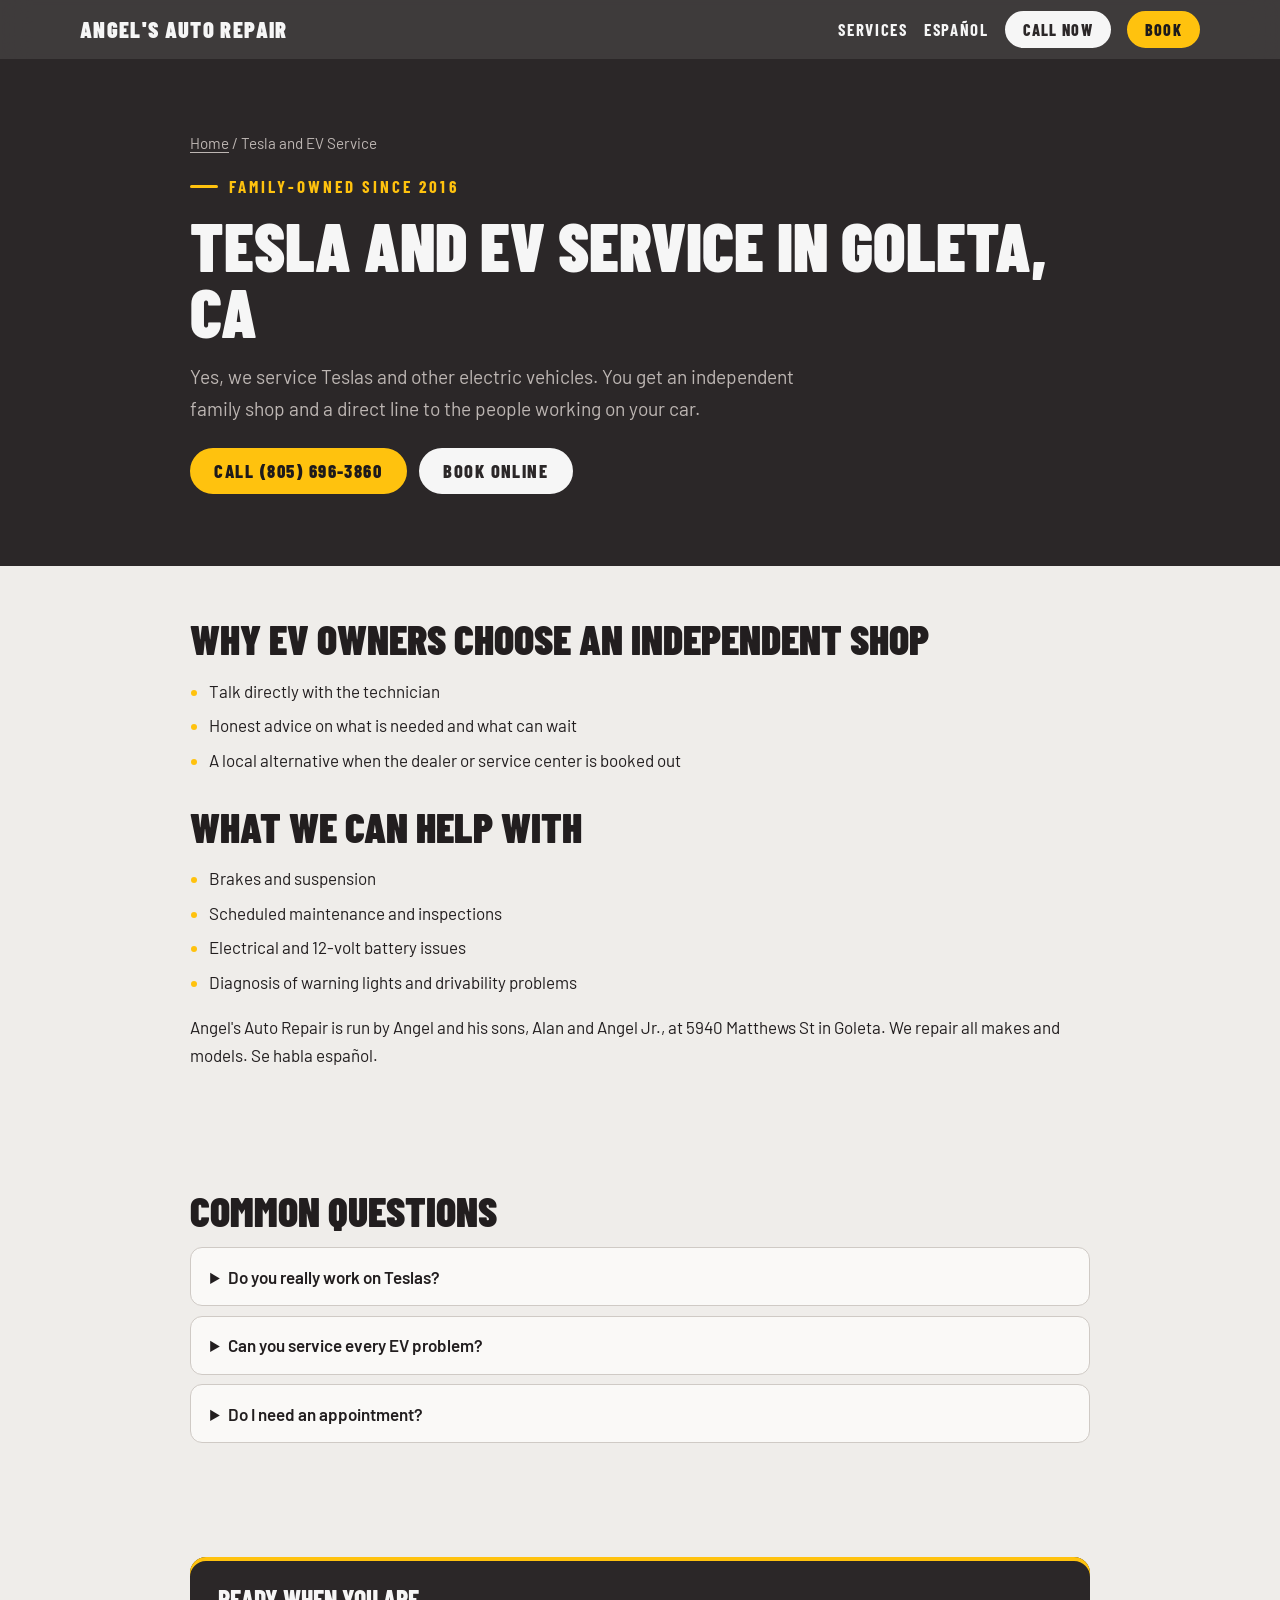
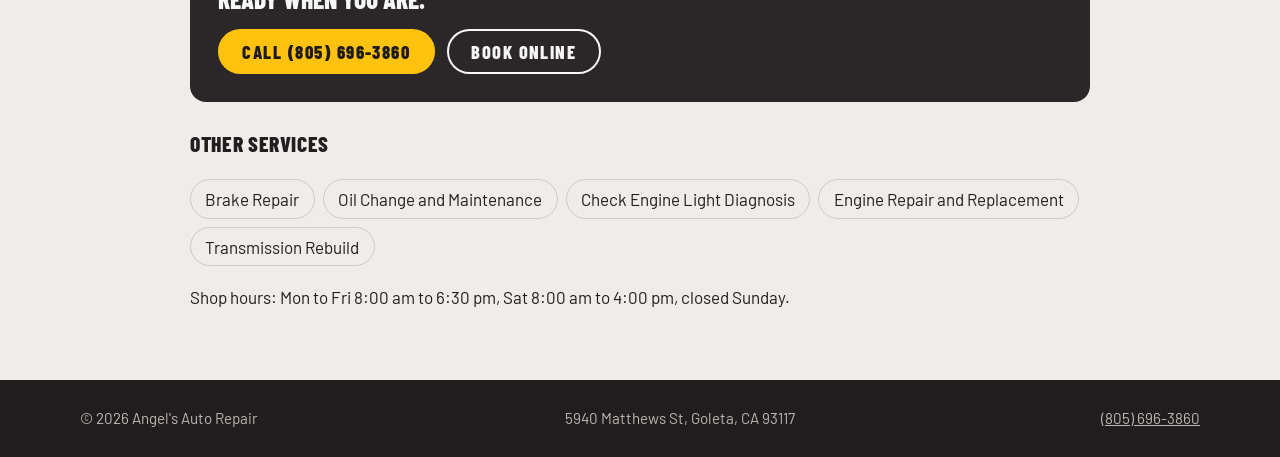
<file: tesla-ev-repair-goleta/index.html>
<!DOCTYPE html>
<html lang="en">
<head>
<meta charset="utf-8">
<meta name="viewport" content="width=device-width, initial-scale=1, viewport-fit=cover">
<title>Tesla and EV Repair in Goleta, CA | Angel's Auto Repair</title>
<meta name="description" content="Independent Tesla and electric vehicle service in Goleta. Family-owned shop, honest advice. Call (805) 696-3860 or book online.">
<link rel="canonical" href="https://angelsauto.group/tesla-ev-repair-goleta/">
<meta property="og:type" content="website">
<meta property="og:site_name" content="Angel's Auto Repair">
<meta property="og:title" content="Tesla and EV Repair in Goleta, CA | Angel's Auto Repair">
<meta property="og:description" content="Independent Tesla and electric vehicle service in Goleta. Family-owned shop, honest advice. Call (805) 696-3860 or book online.">
<meta property="og:url" content="https://angelsauto.group/tesla-ev-repair-goleta/">
<meta property="og:image" content="https://angelsauto.group/og-image.jpg">
<meta name="twitter:card" content="summary_large_image">
<link rel="alternate" hreflang="en" href="https://angelsauto.group/tesla-ev-repair-goleta/">
<link rel="alternate" hreflang="es" href="https://angelsauto.group/es/reparacion-tesla-vehiculos-electricos-goleta/">
<link rel="alternate" hreflang="x-default" href="https://angelsauto.group/tesla-ev-repair-goleta/">
<link rel="icon" href="/favicon.svg" type="image/svg+xml">
<script type="application/ld+json">{"@context": "https://schema.org", "@graph": [{"@type": "Service", "name": "Tesla and electric vehicle service", "serviceType": "Tesla and electric vehicle service", "provider": {"@id": "https://angelsauto.group/#business"}, "areaServed": {"@type": "City", "name": "Goleta, CA"}, "url": "https://angelsauto.group/tesla-ev-repair-goleta/"}, {"@type": "BreadcrumbList", "itemListElement": [{"@type": "ListItem", "position": 1, "name": "Home", "item": "https://angelsauto.group/"}, {"@type": "ListItem", "position": 2, "name": "Tesla and EV Service in Goleta, CA", "item": "https://angelsauto.group/tesla-ev-repair-goleta/"}]}, {"@type": "FAQPage", "mainEntity": [{"@type": "Question", "name": "Do you really work on Teslas?", "acceptedAnswer": {"@type": "Answer", "text": "Yes. We service Teslas and other electric vehicles."}}, {"@type": "Question", "name": "Can you service every EV problem?", "acceptedAnswer": {"@type": "Answer", "text": "EVs vary by make and issue. Call us with your vehicle and symptoms and we will tell you honestly whether we can help."}}, {"@type": "Question", "name": "Do I need an appointment?", "acceptedAnswer": {"@type": "Answer", "text": "Booking online or calling ahead is best."}}]}]}</script>
<link rel="preconnect" href="https://fonts.googleapis.com">
<link rel="preconnect" href="https://fonts.gstatic.com" crossorigin>
<link href="https://fonts.googleapis.com/css2?family=Barlow+Condensed:wght@600;700;800;900&family=Barlow:wght@400;500;600&display=swap" rel="stylesheet">
<link rel="stylesheet" href="/pages.css">
</head>
<body>
<header class="bar"><div class="wrap">
<a class="brand" href="/">Angel's Auto Repair</a>
<a class="l hide-sm" href="/#services">Services</a>
<a class="l" href="/es/reparacion-tesla-vehiculos-electricos-goleta/" hreflang="es" lang="es">Español</a>
<a class="btn btn-light btn-sm" href="tel:+18056963860">Call now</a>
<a class="btn btn-amber btn-sm hide-sm" href="https://app.shopmonkey.cloud/public/scheduler/98df2a84-559d-4298-98f2-6344e3e5e2cd?fullPage=true" target="_blank" rel="noopener">Book</a>
</div></header>
<main>
<div class="hero"><div class="wrap">
<p class="crumbs"><a href="/">Home</a> / Tesla and EV Service</p>
<p class="eyebrow">Family-owned since 2016</p>
<h1>Tesla and EV Service in Goleta, CA</h1>
<p class="lede">Yes, we service Teslas and other electric vehicles. You get an independent family shop and a direct line to the people working on your car.</p>
<div class="actions"><a class="btn btn-amber" href="tel:+18056963860">Call (805) 696-3860</a><a class="btn btn-light" href="https://app.shopmonkey.cloud/public/scheduler/98df2a84-559d-4298-98f2-6344e3e5e2cd?fullPage=true" target="_blank" rel="noopener">Book online</a></div>
</div></div>
<section><div class="wrap">
<h2>Why EV owners choose an independent shop</h2><ul class="chk"><li>Talk directly with the technician</li><li>Honest advice on what is needed and what can wait</li><li>A local alternative when the dealer or service center is booked out</li></ul>
<h2 style="margin-top:2rem">What we can help with</h2><ul class="chk"><li>Brakes and suspension</li><li>Scheduled maintenance and inspections</li><li>Electrical and 12-volt battery issues</li><li>Diagnosis of warning lights and drivability problems</li></ul>
<p>Angel's Auto Repair is run by Angel and his sons, Alan and Angel Jr., at 5940 Matthews St in Goleta. We repair all makes and models. Se habla español.</p>
</div></section>
<section class="faq"><div class="wrap"><h2>Common questions</h2><details><summary>Do you really work on Teslas?</summary><p>Yes. We service Teslas and other electric vehicles.</p></details><details><summary>Can you service every EV problem?</summary><p>EVs vary by make and issue. Call us with your vehicle and symptoms and we will tell you honestly whether we can help.</p></details><details><summary>Do I need an appointment?</summary><p>Booking online or calling ahead is best.</p></details></div></section>
<section><div class="wrap">
<div class="cta"><p>Ready when you are.</p><div class="actions"><a class="btn btn-amber" href="tel:+18056963860">Call (805) 696-3860</a><a class="btn btn-line" href="https://app.shopmonkey.cloud/public/scheduler/98df2a84-559d-4298-98f2-6344e3e5e2cd?fullPage=true" target="_blank" rel="noopener">Book online</a></div></div>
<h3>Other services</h3><ul class="related"><li><a href="/brake-repair-goleta/">Brake Repair</a></li><li><a href="/oil-change-goleta/">Oil Change and Maintenance</a></li><li><a href="/check-engine-light-diagnosis-goleta/">Check Engine Light Diagnosis</a></li><li><a href="/engine-replacement-goleta/">Engine Repair and Replacement</a></li><li><a href="/transmission-rebuild-goleta/">Transmission Rebuild</a></li></ul>
<p>Shop hours: Mon to Fri 8:00 am to 6:30 pm, Sat 8:00 am to 4:00 pm, closed Sunday.</p>
</div></section>
</main>
<footer><div class="wrap"><span>&copy; 2026 Angel's Auto Repair</span><span>5940 Matthews St, Goleta, CA 93117</span><a href="tel:+18056963860">(805) 696-3860</a></div></footer>
</body>
</html>
</file>
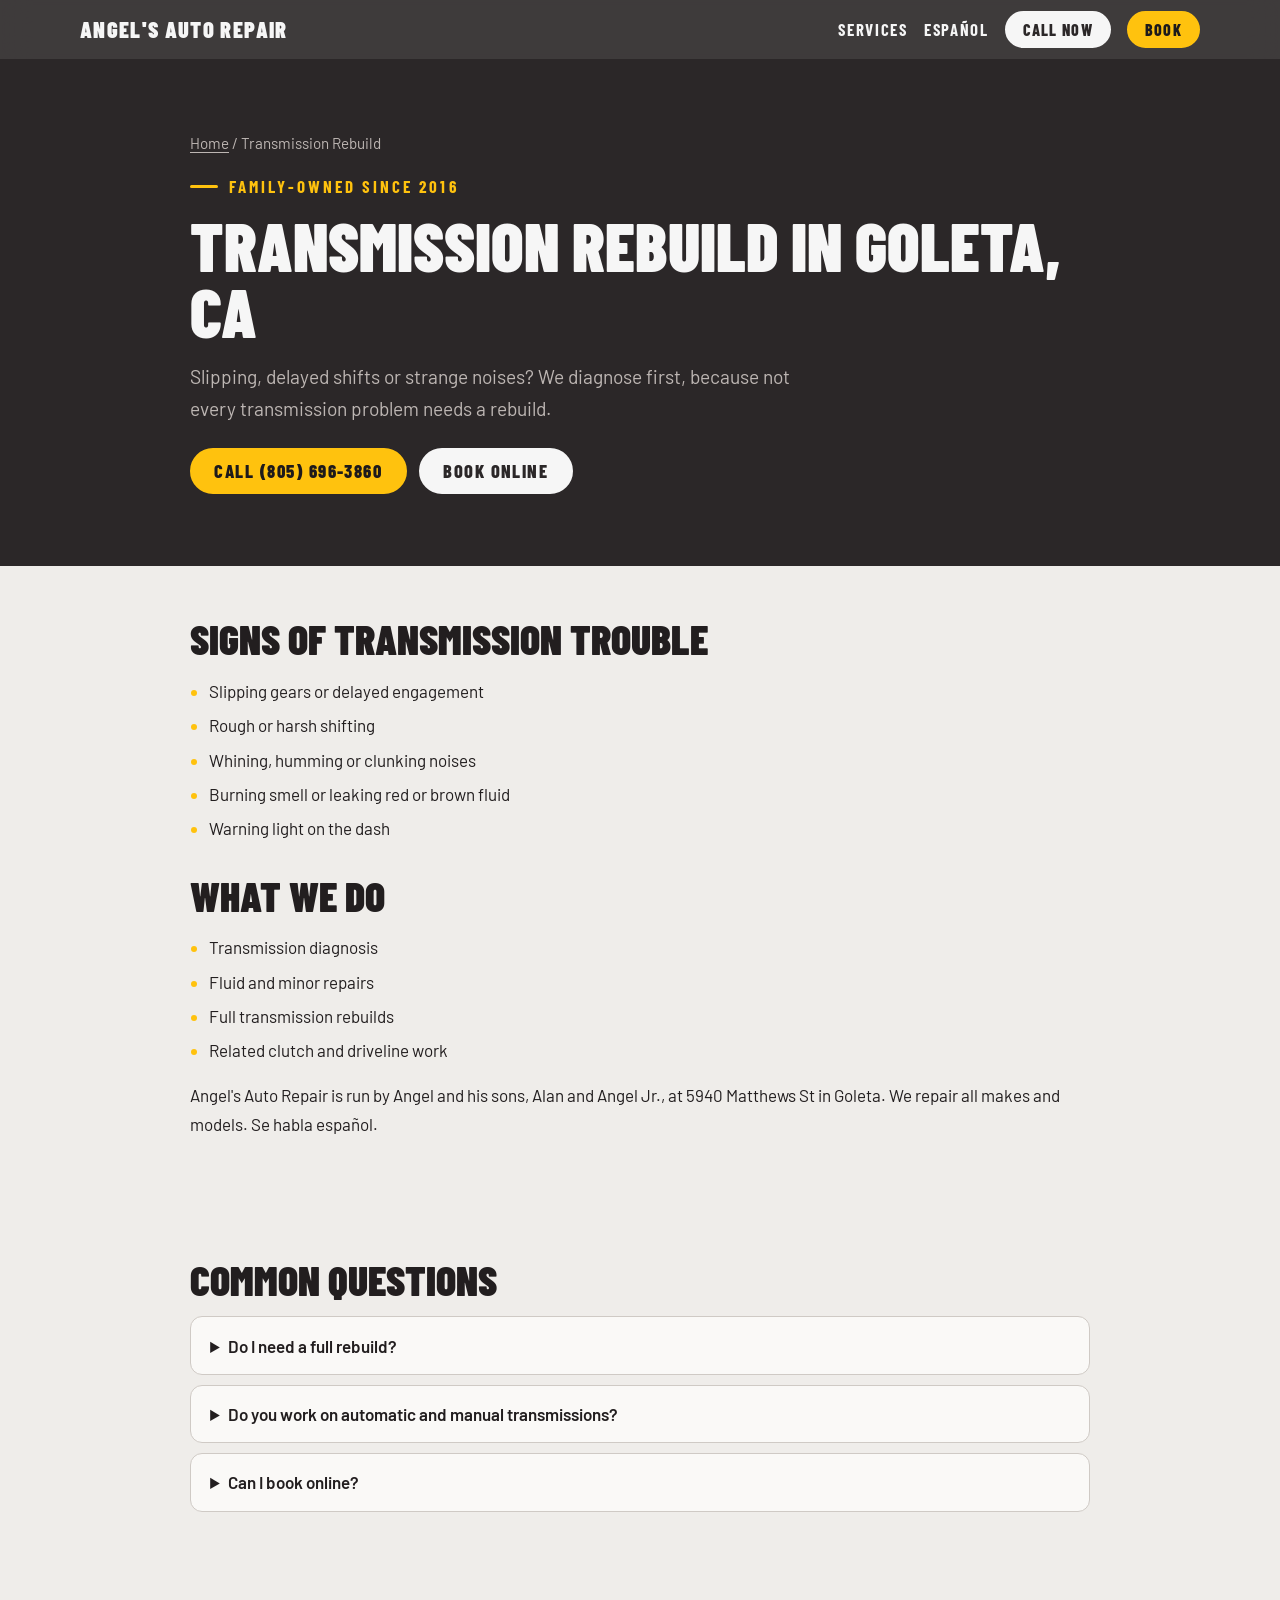
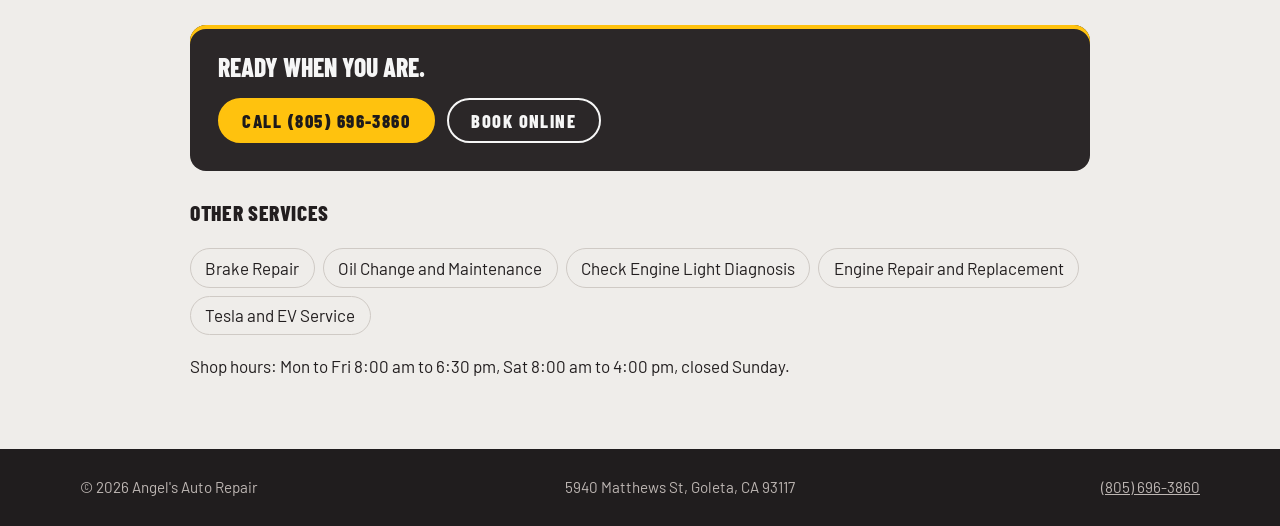
<file: transmission-rebuild-goleta/index.html>
<!DOCTYPE html>
<html lang="en">
<head>
<meta charset="utf-8">
<meta name="viewport" content="width=device-width, initial-scale=1, viewport-fit=cover">
<title>Transmission Rebuild in Goleta, CA | Angel's Auto Repair</title>
<meta name="description" content="Transmission repair and rebuilds in Goleta from a family-owned shop. Honest diagnosis for all makes and models. Call (805) 696-3860.">
<link rel="canonical" href="https://angelsauto.group/transmission-rebuild-goleta/">
<meta property="og:type" content="website">
<meta property="og:site_name" content="Angel's Auto Repair">
<meta property="og:title" content="Transmission Rebuild in Goleta, CA | Angel's Auto Repair">
<meta property="og:description" content="Transmission repair and rebuilds in Goleta from a family-owned shop. Honest diagnosis for all makes and models. Call (805) 696-3860.">
<meta property="og:url" content="https://angelsauto.group/transmission-rebuild-goleta/">
<meta property="og:image" content="https://angelsauto.group/og-image.jpg">
<meta name="twitter:card" content="summary_large_image">
<link rel="alternate" hreflang="en" href="https://angelsauto.group/transmission-rebuild-goleta/">
<link rel="alternate" hreflang="es" href="https://angelsauto.group/es/reconstruccion-de-transmision-goleta/">
<link rel="alternate" hreflang="x-default" href="https://angelsauto.group/transmission-rebuild-goleta/">
<link rel="icon" href="/favicon.svg" type="image/svg+xml">
<script type="application/ld+json">{"@context": "https://schema.org", "@graph": [{"@type": "Service", "name": "Transmission rebuilds", "serviceType": "Transmission rebuilds", "provider": {"@id": "https://angelsauto.group/#business"}, "areaServed": {"@type": "City", "name": "Goleta, CA"}, "url": "https://angelsauto.group/transmission-rebuild-goleta/"}, {"@type": "BreadcrumbList", "itemListElement": [{"@type": "ListItem", "position": 1, "name": "Home", "item": "https://angelsauto.group/"}, {"@type": "ListItem", "position": 2, "name": "Transmission Rebuild in Goleta, CA", "item": "https://angelsauto.group/transmission-rebuild-goleta/"}]}, {"@type": "FAQPage", "mainEntity": [{"@type": "Question", "name": "Do I need a full rebuild?", "acceptedAnswer": {"@type": "Answer", "text": "Sometimes the fix is simpler, like fluid or a sensor. We diagnose before recommending a rebuild."}}, {"@type": "Question", "name": "Do you work on automatic and manual transmissions?", "acceptedAnswer": {"@type": "Answer", "text": "Call us with your vehicle details and we will confirm."}}, {"@type": "Question", "name": "Can I book online?", "acceptedAnswer": {"@type": "Answer", "text": "Yes, use the scheduler or call (805) 696-3860."}}]}]}</script>
<link rel="preconnect" href="https://fonts.googleapis.com">
<link rel="preconnect" href="https://fonts.gstatic.com" crossorigin>
<link href="https://fonts.googleapis.com/css2?family=Barlow+Condensed:wght@600;700;800;900&family=Barlow:wght@400;500;600&display=swap" rel="stylesheet">
<link rel="stylesheet" href="/pages.css">
</head>
<body>
<header class="bar"><div class="wrap">
<a class="brand" href="/">Angel's Auto Repair</a>
<a class="l hide-sm" href="/#services">Services</a>
<a class="l" href="/es/reconstruccion-de-transmision-goleta/" hreflang="es" lang="es">Español</a>
<a class="btn btn-light btn-sm" href="tel:+18056963860">Call now</a>
<a class="btn btn-amber btn-sm hide-sm" href="https://app.shopmonkey.cloud/public/scheduler/98df2a84-559d-4298-98f2-6344e3e5e2cd?fullPage=true" target="_blank" rel="noopener">Book</a>
</div></header>
<main>
<div class="hero"><div class="wrap">
<p class="crumbs"><a href="/">Home</a> / Transmission Rebuild</p>
<p class="eyebrow">Family-owned since 2016</p>
<h1>Transmission Rebuild in Goleta, CA</h1>
<p class="lede">Slipping, delayed shifts or strange noises? We diagnose first, because not every transmission problem needs a rebuild.</p>
<div class="actions"><a class="btn btn-amber" href="tel:+18056963860">Call (805) 696-3860</a><a class="btn btn-light" href="https://app.shopmonkey.cloud/public/scheduler/98df2a84-559d-4298-98f2-6344e3e5e2cd?fullPage=true" target="_blank" rel="noopener">Book online</a></div>
</div></div>
<section><div class="wrap">
<h2>Signs of transmission trouble</h2><ul class="chk"><li>Slipping gears or delayed engagement</li><li>Rough or harsh shifting</li><li>Whining, humming or clunking noises</li><li>Burning smell or leaking red or brown fluid</li><li>Warning light on the dash</li></ul>
<h2 style="margin-top:2rem">What we do</h2><ul class="chk"><li>Transmission diagnosis</li><li>Fluid and minor repairs</li><li>Full transmission rebuilds</li><li>Related clutch and driveline work</li></ul>
<p>Angel's Auto Repair is run by Angel and his sons, Alan and Angel Jr., at 5940 Matthews St in Goleta. We repair all makes and models. Se habla español.</p>
</div></section>
<section class="faq"><div class="wrap"><h2>Common questions</h2><details><summary>Do I need a full rebuild?</summary><p>Sometimes the fix is simpler, like fluid or a sensor. We diagnose before recommending a rebuild.</p></details><details><summary>Do you work on automatic and manual transmissions?</summary><p>Call us with your vehicle details and we will confirm.</p></details><details><summary>Can I book online?</summary><p>Yes, use the scheduler or call (805) 696-3860.</p></details></div></section>
<section><div class="wrap">
<div class="cta"><p>Ready when you are.</p><div class="actions"><a class="btn btn-amber" href="tel:+18056963860">Call (805) 696-3860</a><a class="btn btn-line" href="https://app.shopmonkey.cloud/public/scheduler/98df2a84-559d-4298-98f2-6344e3e5e2cd?fullPage=true" target="_blank" rel="noopener">Book online</a></div></div>
<h3>Other services</h3><ul class="related"><li><a href="/brake-repair-goleta/">Brake Repair</a></li><li><a href="/oil-change-goleta/">Oil Change and Maintenance</a></li><li><a href="/check-engine-light-diagnosis-goleta/">Check Engine Light Diagnosis</a></li><li><a href="/engine-replacement-goleta/">Engine Repair and Replacement</a></li><li><a href="/tesla-ev-repair-goleta/">Tesla and EV Service</a></li></ul>
<p>Shop hours: Mon to Fri 8:00 am to 6:30 pm, Sat 8:00 am to 4:00 pm, closed Sunday.</p>
</div></section>
</main>
<footer><div class="wrap"><span>&copy; 2026 Angel's Auto Repair</span><span>5940 Matthews St, Goleta, CA 93117</span><a href="tel:+18056963860">(805) 696-3860</a></div></footer>
</body>
</html>
</file>
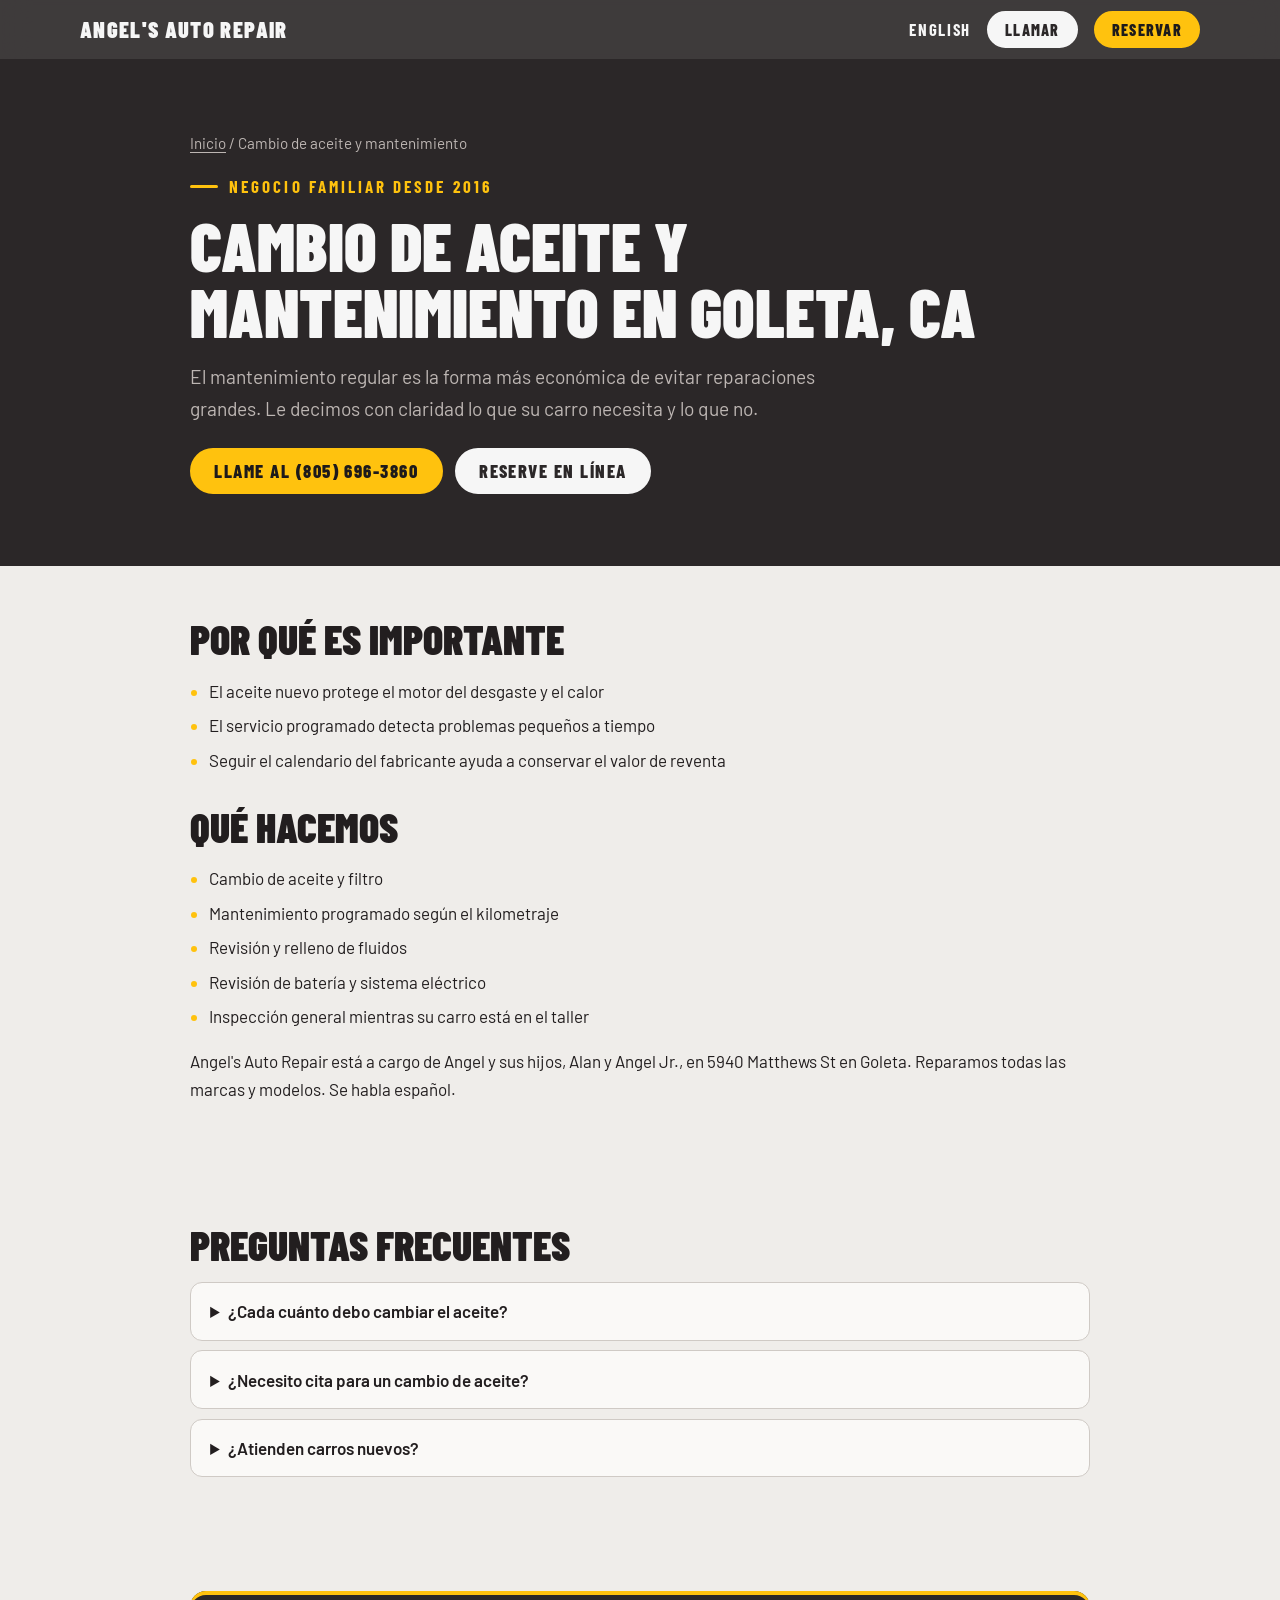
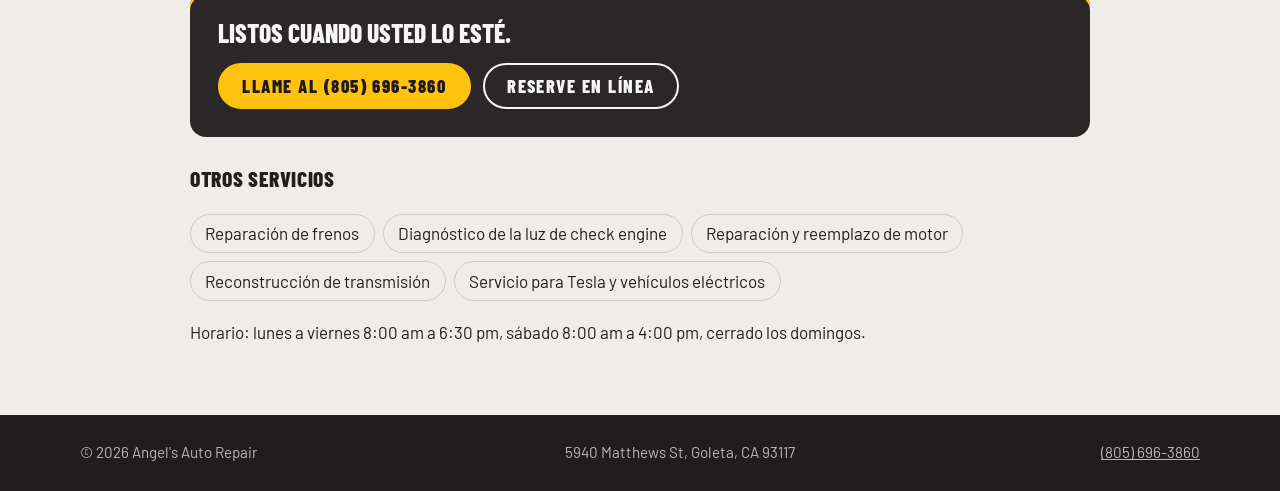
<file: es/cambio-de-aceite-goleta/index.html>
<!DOCTYPE html>
<html lang="es">
<head>
<meta charset="utf-8">
<meta name="viewport" content="width=device-width, initial-scale=1, viewport-fit=cover">
<title>Cambio de Aceite en Goleta, CA | Angel's Auto Repair</title>
<meta name="description" content="Cambio de aceite y mantenimiento programado en Goleta en un taller familiar. Todas las marcas y modelos. Reserve en línea o llame al (805) 696-3860.">
<link rel="canonical" href="https://angelsauto.group/es/cambio-de-aceite-goleta/">
<link rel="alternate" hreflang="en" href="https://angelsauto.group/oil-change-goleta/">
<link rel="alternate" hreflang="es" href="https://angelsauto.group/es/cambio-de-aceite-goleta/">
<link rel="alternate" hreflang="x-default" href="https://angelsauto.group/oil-change-goleta/">
<meta property="og:type" content="website">
<meta property="og:site_name" content="Angel's Auto Repair">
<meta property="og:title" content="Cambio de Aceite en Goleta, CA | Angel's Auto Repair">
<meta property="og:description" content="Cambio de aceite y mantenimiento programado en Goleta en un taller familiar. Todas las marcas y modelos. Reserve en línea o llame al (805) 696-3860.">
<meta property="og:url" content="https://angelsauto.group/es/cambio-de-aceite-goleta/">
<meta property="og:locale" content="es_US">
<meta property="og:image" content="https://angelsauto.group/og-image.jpg">
<meta name="twitter:card" content="summary_large_image">
<link rel="icon" href="/favicon.svg" type="image/svg+xml">
<script type="application/ld+json">{"@context": "https://schema.org", "@graph": [{"@type": "Service", "name": "Cambio de aceite y mantenimiento programado", "serviceType": "Cambio de aceite y mantenimiento programado", "inLanguage": "es", "provider": {"@id": "https://angelsauto.group/#business"}, "areaServed": {"@type": "City", "name": "Goleta, CA"}, "url": "https://angelsauto.group/es/cambio-de-aceite-goleta/"}, {"@type": "BreadcrumbList", "itemListElement": [{"@type": "ListItem", "position": 1, "name": "Inicio", "item": "https://angelsauto.group/es/"}, {"@type": "ListItem", "position": 2, "name": "Cambio de aceite y mantenimiento en Goleta, CA", "item": "https://angelsauto.group/es/cambio-de-aceite-goleta/"}]}, {"@type": "FAQPage", "mainEntity": [{"@type": "Question", "name": "¿Cada cuánto debo cambiar el aceite?", "acceptedAnswer": {"@type": "Answer", "text": "Depende de su vehículo y del aceite que usa. El manual del propietario indica el intervalo del fabricante, y le ayudamos a seguirlo."}}, {"@type": "Question", "name": "¿Necesito cita para un cambio de aceite?", "acceptedAnswer": {"@type": "Answer", "text": "Reservar en línea o llamar antes es la mejor forma de evitar esperas."}}, {"@type": "Question", "name": "¿Atienden carros nuevos?", "acceptedAnswer": {"@type": "Answer", "text": "Sí, todas las marcas y modelos."}}]}]}</script>
<link rel="preconnect" href="https://fonts.googleapis.com">
<link rel="preconnect" href="https://fonts.gstatic.com" crossorigin>
<link href="https://fonts.googleapis.com/css2?family=Barlow+Condensed:wght@600;700;800;900&family=Barlow:wght@400;500;600&display=swap" rel="stylesheet">
<link rel="stylesheet" href="/pages.css">
</head>
<body>
<header class="bar"><div class="wrap">
<a class="brand" href="/es/">Angel's Auto Repair</a>
<a class="l" href="/oil-change-goleta/" hreflang="en" lang="en">English</a>
<a class="btn btn-light btn-sm" href="tel:+18056963860">Llamar</a>
<a class="btn btn-amber btn-sm hide-sm" href="https://app.shopmonkey.cloud/public/scheduler/98df2a84-559d-4298-98f2-6344e3e5e2cd?fullPage=true" target="_blank" rel="noopener">Reservar</a>
</div></header>
<main>
<div class="hero"><div class="wrap">
<p class="crumbs"><a href="/es/">Inicio</a> / Cambio de aceite y mantenimiento</p>
<p class="eyebrow">Negocio familiar desde 2016</p>
<h1>Cambio de aceite y mantenimiento en Goleta, CA</h1>
<p class="lede">El mantenimiento regular es la forma más económica de evitar reparaciones grandes. Le decimos con claridad lo que su carro necesita y lo que no.</p>
<div class="actions"><a class="btn btn-amber" href="tel:+18056963860">Llame al (805) 696-3860</a><a class="btn btn-light" href="https://app.shopmonkey.cloud/public/scheduler/98df2a84-559d-4298-98f2-6344e3e5e2cd?fullPage=true" target="_blank" rel="noopener">Reserve en línea</a></div>
</div></div>
<section><div class="wrap">
<h2>Por qué es importante</h2><ul class="chk"><li>El aceite nuevo protege el motor del desgaste y el calor</li><li>El servicio programado detecta problemas pequeños a tiempo</li><li>Seguir el calendario del fabricante ayuda a conservar el valor de reventa</li></ul>
<h2 style="margin-top:2rem">Qué hacemos</h2><ul class="chk"><li>Cambio de aceite y filtro</li><li>Mantenimiento programado según el kilometraje</li><li>Revisión y relleno de fluidos</li><li>Revisión de batería y sistema eléctrico</li><li>Inspección general mientras su carro está en el taller</li></ul>
<p>Angel's Auto Repair está a cargo de Angel y sus hijos, Alan y Angel Jr., en 5940 Matthews St en Goleta. Reparamos todas las marcas y modelos. Se habla español.</p>
</div></section>
<section class="faq"><div class="wrap"><h2>Preguntas frecuentes</h2><details><summary>¿Cada cuánto debo cambiar el aceite?</summary><p>Depende de su vehículo y del aceite que usa. El manual del propietario indica el intervalo del fabricante, y le ayudamos a seguirlo.</p></details><details><summary>¿Necesito cita para un cambio de aceite?</summary><p>Reservar en línea o llamar antes es la mejor forma de evitar esperas.</p></details><details><summary>¿Atienden carros nuevos?</summary><p>Sí, todas las marcas y modelos.</p></details></div></section>
<section><div class="wrap">
<div class="cta"><p>Listos cuando usted lo esté.</p><div class="actions"><a class="btn btn-amber" href="tel:+18056963860">Llame al (805) 696-3860</a><a class="btn btn-line" href="https://app.shopmonkey.cloud/public/scheduler/98df2a84-559d-4298-98f2-6344e3e5e2cd?fullPage=true" target="_blank" rel="noopener">Reserve en línea</a></div></div>
<h3>Otros servicios</h3><ul class="related"><li><a href="/es/reparacion-de-frenos-goleta/">Reparación de frenos</a></li><li><a href="/es/diagnostico-luz-check-engine-goleta/">Diagnóstico de la luz de check engine</a></li><li><a href="/es/reemplazo-de-motor-goleta/">Reparación y reemplazo de motor</a></li><li><a href="/es/reconstruccion-de-transmision-goleta/">Reconstrucción de transmisión</a></li><li><a href="/es/reparacion-tesla-vehiculos-electricos-goleta/">Servicio para Tesla y vehículos eléctricos</a></li></ul>
<p>Horario: lunes a viernes 8:00 am a 6:30 pm, sábado 8:00 am a 4:00 pm, cerrado los domingos.</p>
</div></section>
</main>
<footer><div class="wrap"><span>&copy; 2026 Angel's Auto Repair</span><span>5940 Matthews St, Goleta, CA 93117</span><a href="tel:+18056963860">(805) 696-3860</a></div></footer>
</body>
</html>
</file>
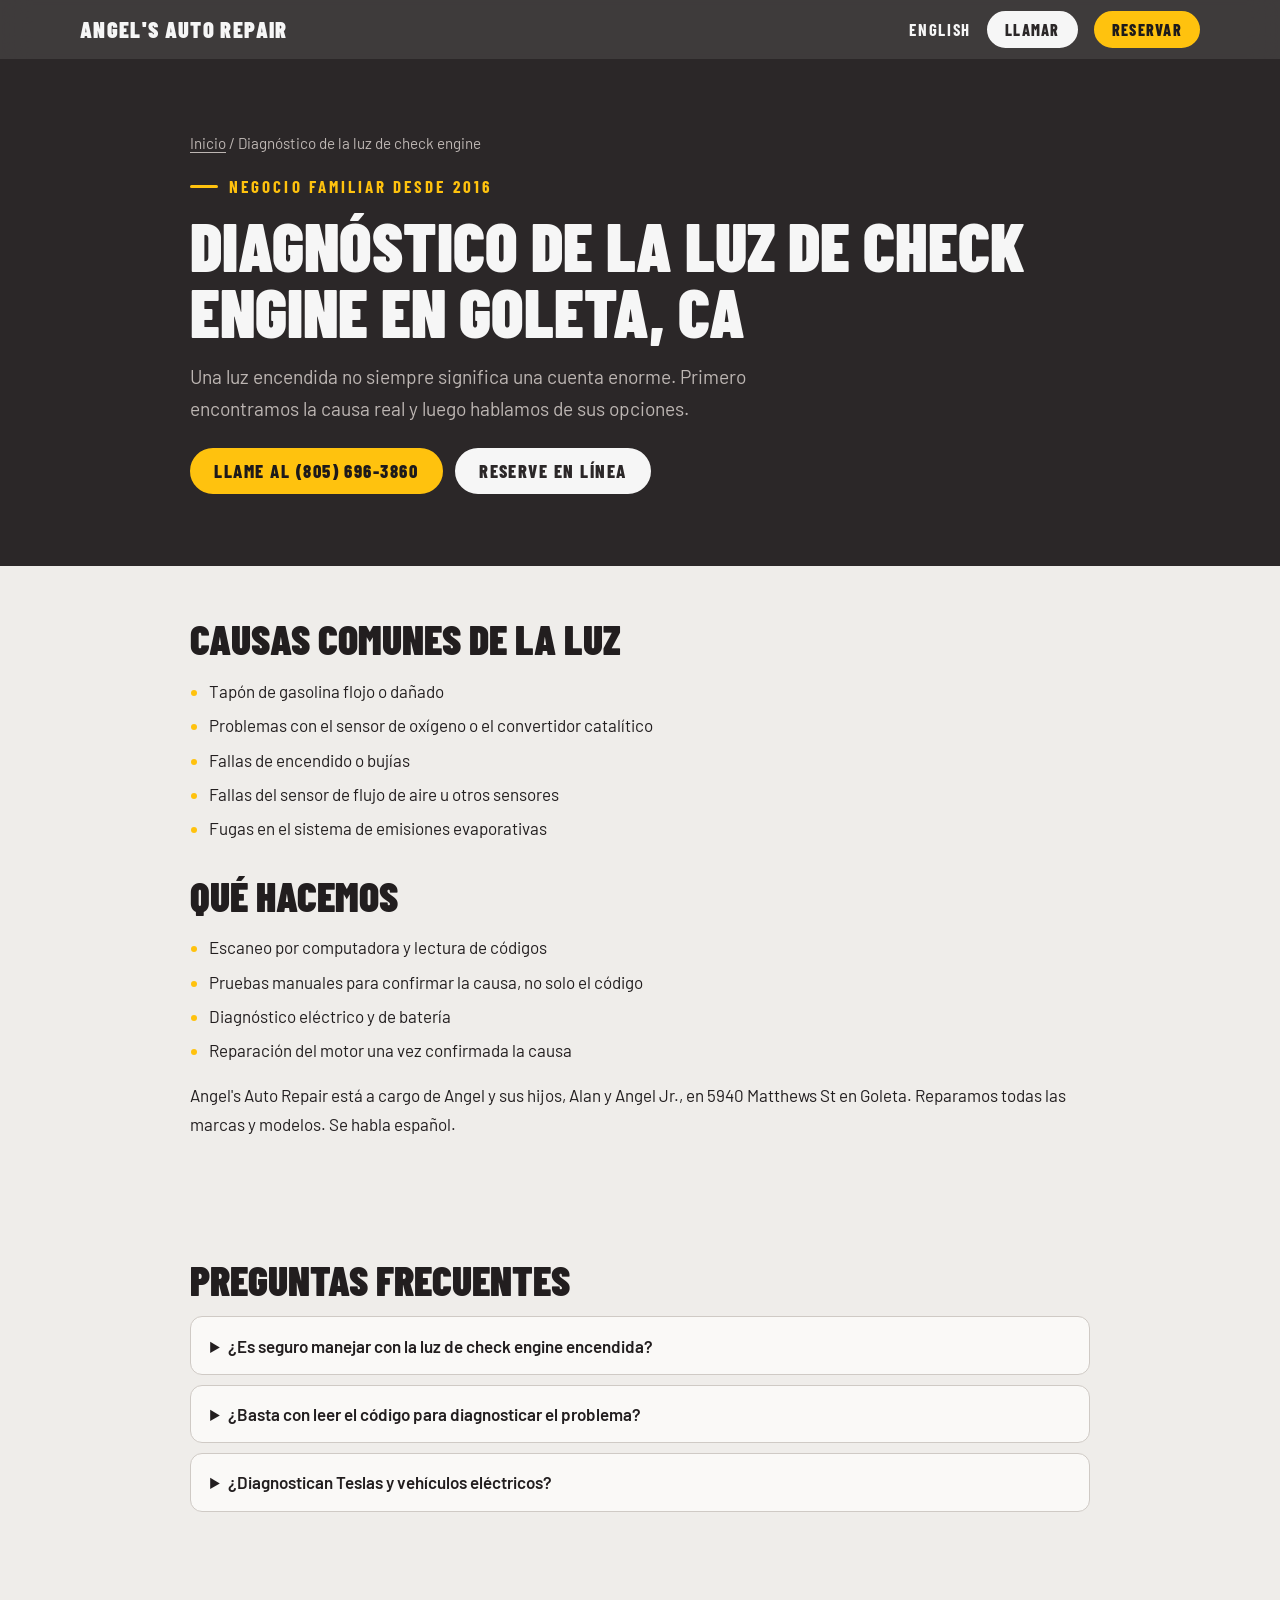
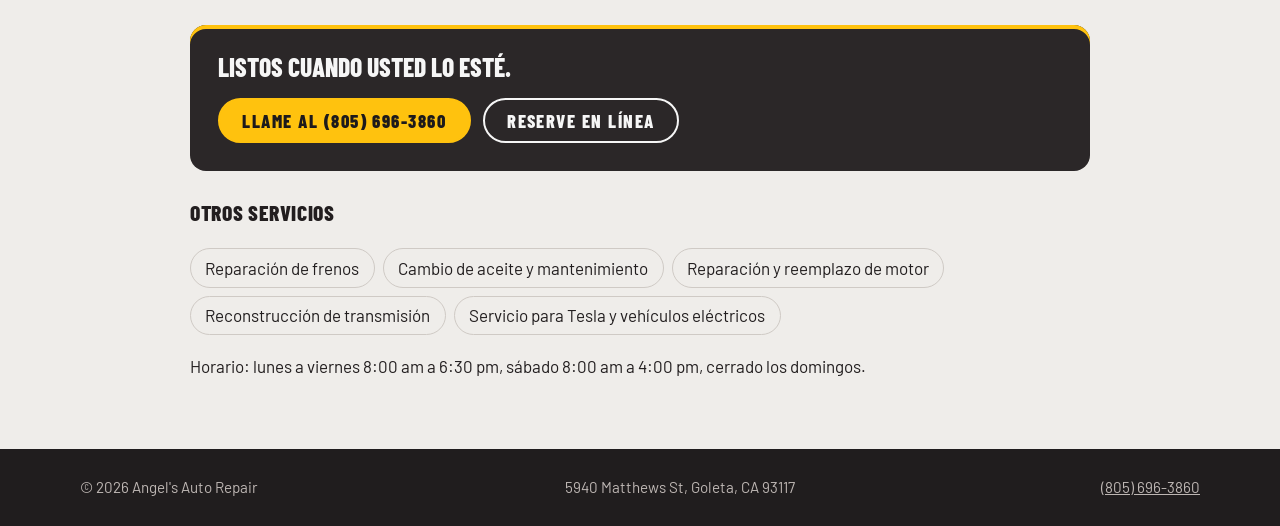
<file: es/diagnostico-luz-check-engine-goleta/index.html>
<!DOCTYPE html>
<html lang="es">
<head>
<meta charset="utf-8">
<meta name="viewport" content="width=device-width, initial-scale=1, viewport-fit=cover">
<title>Diagnóstico de Luz Check Engine en Goleta, CA | Angel's Auto Repair</title>
<meta name="description" content="¿Se encendió la luz de check engine? Angel's Auto Repair en Goleta diagnostica y repara problemas del motor y del sistema eléctrico. (805) 696-3860.">
<link rel="canonical" href="https://angelsauto.group/es/diagnostico-luz-check-engine-goleta/">
<link rel="alternate" hreflang="en" href="https://angelsauto.group/check-engine-light-diagnosis-goleta/">
<link rel="alternate" hreflang="es" href="https://angelsauto.group/es/diagnostico-luz-check-engine-goleta/">
<link rel="alternate" hreflang="x-default" href="https://angelsauto.group/check-engine-light-diagnosis-goleta/">
<meta property="og:type" content="website">
<meta property="og:site_name" content="Angel's Auto Repair">
<meta property="og:title" content="Diagnóstico de Luz Check Engine en Goleta, CA | Angel's Auto Repair">
<meta property="og:description" content="¿Se encendió la luz de check engine? Angel's Auto Repair en Goleta diagnostica y repara problemas del motor y del sistema eléctrico. (805) 696-3860.">
<meta property="og:url" content="https://angelsauto.group/es/diagnostico-luz-check-engine-goleta/">
<meta property="og:locale" content="es_US">
<meta property="og:image" content="https://angelsauto.group/og-image.jpg">
<meta name="twitter:card" content="summary_large_image">
<link rel="icon" href="/favicon.svg" type="image/svg+xml">
<script type="application/ld+json">{"@context": "https://schema.org", "@graph": [{"@type": "Service", "name": "Luz de check engine y diagnóstico", "serviceType": "Luz de check engine y diagnóstico", "inLanguage": "es", "provider": {"@id": "https://angelsauto.group/#business"}, "areaServed": {"@type": "City", "name": "Goleta, CA"}, "url": "https://angelsauto.group/es/diagnostico-luz-check-engine-goleta/"}, {"@type": "BreadcrumbList", "itemListElement": [{"@type": "ListItem", "position": 1, "name": "Inicio", "item": "https://angelsauto.group/es/"}, {"@type": "ListItem", "position": 2, "name": "Diagnóstico de la luz de check engine en Goleta, CA", "item": "https://angelsauto.group/es/diagnostico-luz-check-engine-goleta/"}]}, {"@type": "FAQPage", "mainEntity": [{"@type": "Question", "name": "¿Es seguro manejar con la luz de check engine encendida?", "acceptedAnswer": {"@type": "Answer", "text": "Si la luz está fija, normalmente puede manejar una distancia corta para revisarlo. Si parpadea o el carro funciona mal, deje de manejar y llámenos."}}, {"@type": "Question", "name": "¿Basta con leer el código para diagnosticar el problema?", "acceptedAnswer": {"@type": "Answer", "text": "Un código señala un sistema, no siempre la pieza dañada. Confirmamos la causa antes de recomendar una reparación."}}, {"@type": "Question", "name": "¿Diagnostican Teslas y vehículos eléctricos?", "acceptedAnswer": {"@type": "Answer", "text": "Atendemos Teslas y otros vehículos eléctricos. Llámenos para hablar de su caso."}}]}]}</script>
<link rel="preconnect" href="https://fonts.googleapis.com">
<link rel="preconnect" href="https://fonts.gstatic.com" crossorigin>
<link href="https://fonts.googleapis.com/css2?family=Barlow+Condensed:wght@600;700;800;900&family=Barlow:wght@400;500;600&display=swap" rel="stylesheet">
<link rel="stylesheet" href="/pages.css">
</head>
<body>
<header class="bar"><div class="wrap">
<a class="brand" href="/es/">Angel's Auto Repair</a>
<a class="l" href="/check-engine-light-diagnosis-goleta/" hreflang="en" lang="en">English</a>
<a class="btn btn-light btn-sm" href="tel:+18056963860">Llamar</a>
<a class="btn btn-amber btn-sm hide-sm" href="https://app.shopmonkey.cloud/public/scheduler/98df2a84-559d-4298-98f2-6344e3e5e2cd?fullPage=true" target="_blank" rel="noopener">Reservar</a>
</div></header>
<main>
<div class="hero"><div class="wrap">
<p class="crumbs"><a href="/es/">Inicio</a> / Diagnóstico de la luz de check engine</p>
<p class="eyebrow">Negocio familiar desde 2016</p>
<h1>Diagnóstico de la luz de check engine en Goleta, CA</h1>
<p class="lede">Una luz encendida no siempre significa una cuenta enorme. Primero encontramos la causa real y luego hablamos de sus opciones.</p>
<div class="actions"><a class="btn btn-amber" href="tel:+18056963860">Llame al (805) 696-3860</a><a class="btn btn-light" href="https://app.shopmonkey.cloud/public/scheduler/98df2a84-559d-4298-98f2-6344e3e5e2cd?fullPage=true" target="_blank" rel="noopener">Reserve en línea</a></div>
</div></div>
<section><div class="wrap">
<h2>Causas comunes de la luz</h2><ul class="chk"><li>Tapón de gasolina flojo o dañado</li><li>Problemas con el sensor de oxígeno o el convertidor catalítico</li><li>Fallas de encendido o bujías</li><li>Fallas del sensor de flujo de aire u otros sensores</li><li>Fugas en el sistema de emisiones evaporativas</li></ul>
<h2 style="margin-top:2rem">Qué hacemos</h2><ul class="chk"><li>Escaneo por computadora y lectura de códigos</li><li>Pruebas manuales para confirmar la causa, no solo el código</li><li>Diagnóstico eléctrico y de batería</li><li>Reparación del motor una vez confirmada la causa</li></ul>
<p>Angel's Auto Repair está a cargo de Angel y sus hijos, Alan y Angel Jr., en 5940 Matthews St en Goleta. Reparamos todas las marcas y modelos. Se habla español.</p>
</div></section>
<section class="faq"><div class="wrap"><h2>Preguntas frecuentes</h2><details><summary>¿Es seguro manejar con la luz de check engine encendida?</summary><p>Si la luz está fija, normalmente puede manejar una distancia corta para revisarlo. Si parpadea o el carro funciona mal, deje de manejar y llámenos.</p></details><details><summary>¿Basta con leer el código para diagnosticar el problema?</summary><p>Un código señala un sistema, no siempre la pieza dañada. Confirmamos la causa antes de recomendar una reparación.</p></details><details><summary>¿Diagnostican Teslas y vehículos eléctricos?</summary><p>Atendemos Teslas y otros vehículos eléctricos. Llámenos para hablar de su caso.</p></details></div></section>
<section><div class="wrap">
<div class="cta"><p>Listos cuando usted lo esté.</p><div class="actions"><a class="btn btn-amber" href="tel:+18056963860">Llame al (805) 696-3860</a><a class="btn btn-line" href="https://app.shopmonkey.cloud/public/scheduler/98df2a84-559d-4298-98f2-6344e3e5e2cd?fullPage=true" target="_blank" rel="noopener">Reserve en línea</a></div></div>
<h3>Otros servicios</h3><ul class="related"><li><a href="/es/reparacion-de-frenos-goleta/">Reparación de frenos</a></li><li><a href="/es/cambio-de-aceite-goleta/">Cambio de aceite y mantenimiento</a></li><li><a href="/es/reemplazo-de-motor-goleta/">Reparación y reemplazo de motor</a></li><li><a href="/es/reconstruccion-de-transmision-goleta/">Reconstrucción de transmisión</a></li><li><a href="/es/reparacion-tesla-vehiculos-electricos-goleta/">Servicio para Tesla y vehículos eléctricos</a></li></ul>
<p>Horario: lunes a viernes 8:00 am a 6:30 pm, sábado 8:00 am a 4:00 pm, cerrado los domingos.</p>
</div></section>
</main>
<footer><div class="wrap"><span>&copy; 2026 Angel's Auto Repair</span><span>5940 Matthews St, Goleta, CA 93117</span><a href="tel:+18056963860">(805) 696-3860</a></div></footer>
</body>
</html>
</file>
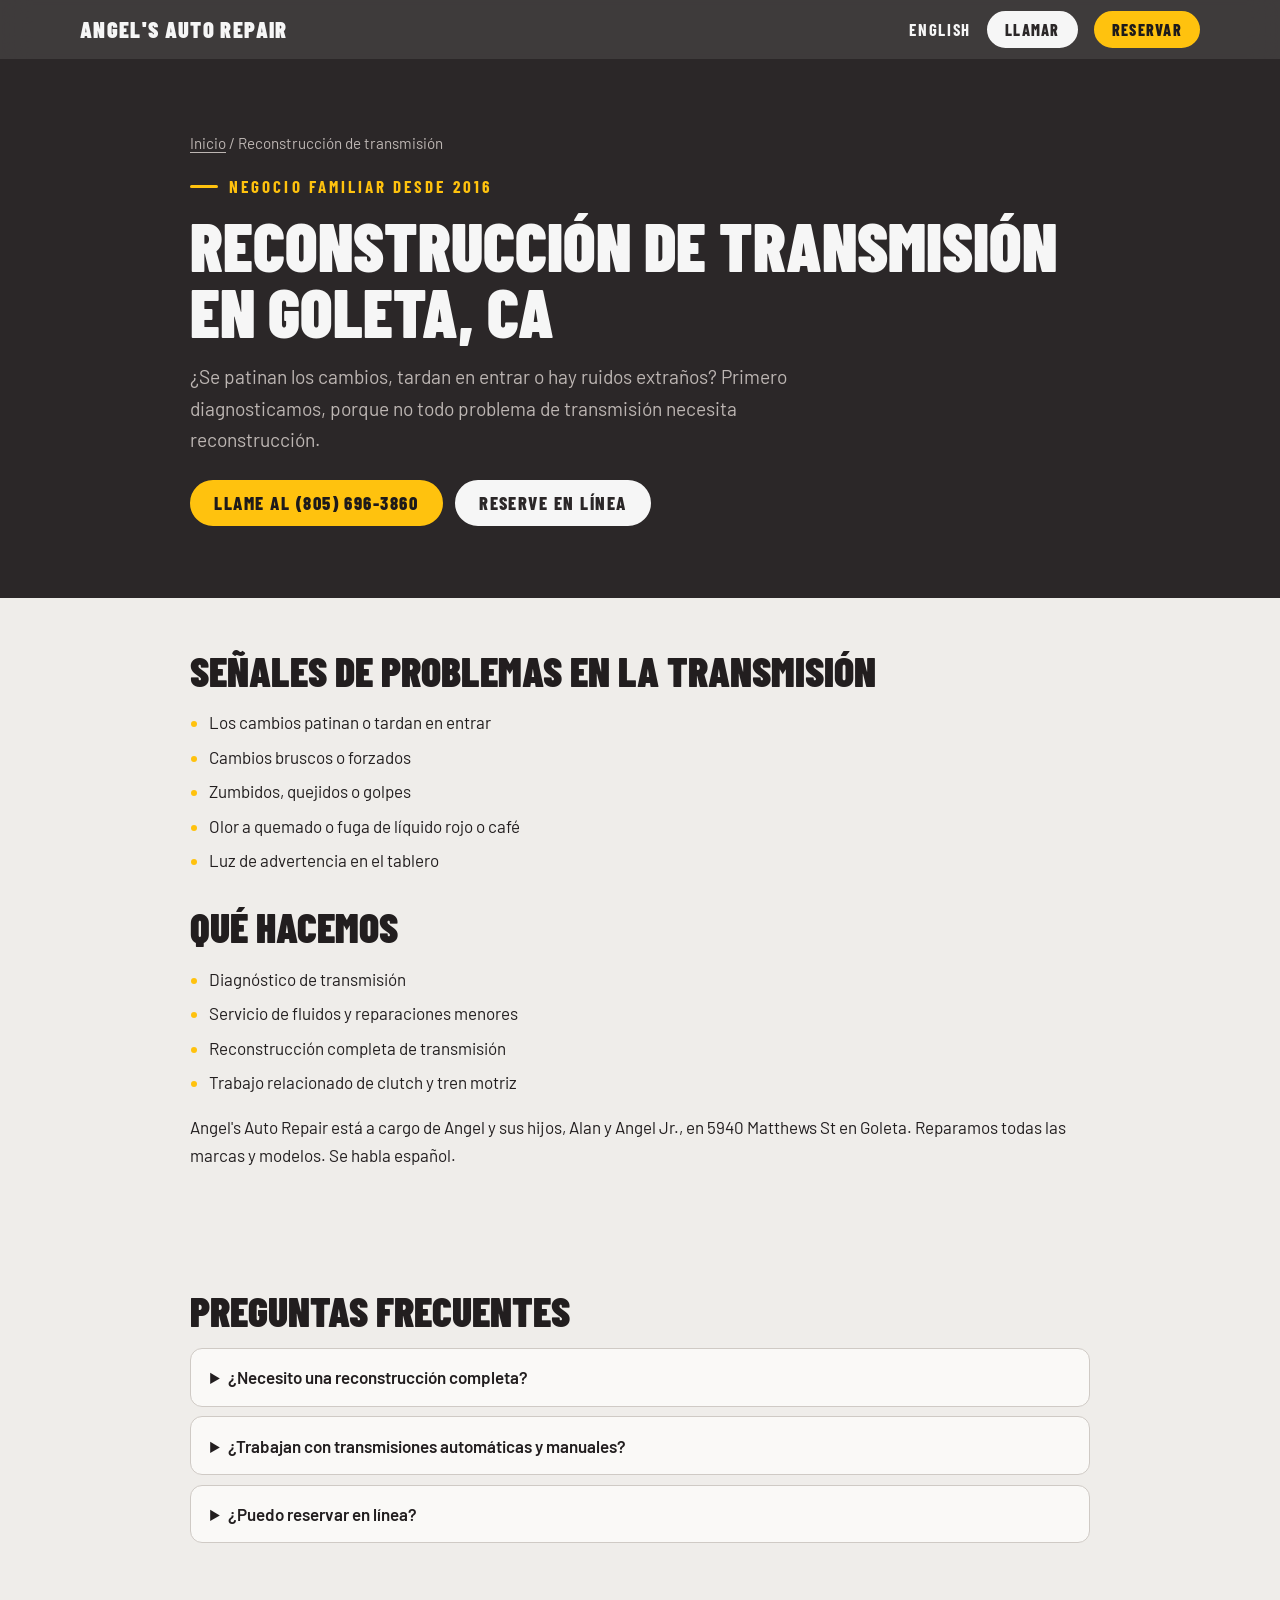
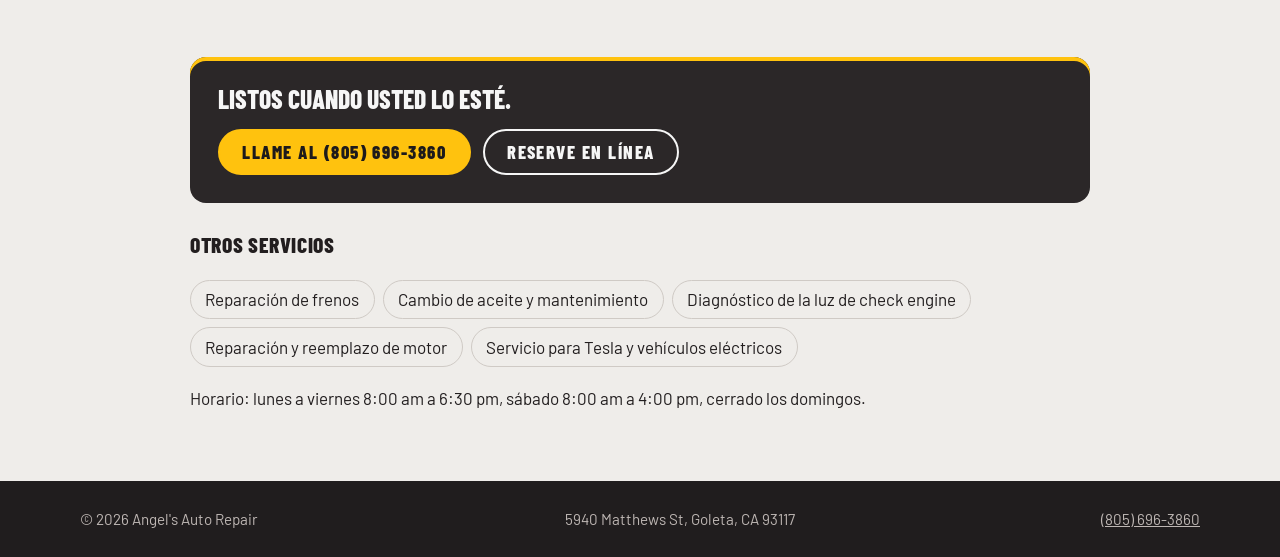
<file: es/reconstruccion-de-transmision-goleta/index.html>
<!DOCTYPE html>
<html lang="es">
<head>
<meta charset="utf-8">
<meta name="viewport" content="width=device-width, initial-scale=1, viewport-fit=cover">
<title>Reconstrucción de Transmisión en Goleta, CA | Angel's Auto Repair</title>
<meta name="description" content="Reparación y reconstrucción de transmisiones en Goleta en un taller familiar. Diagnóstico honesto, todas las marcas. Llame al (805) 696-3860.">
<link rel="canonical" href="https://angelsauto.group/es/reconstruccion-de-transmision-goleta/">
<link rel="alternate" hreflang="en" href="https://angelsauto.group/transmission-rebuild-goleta/">
<link rel="alternate" hreflang="es" href="https://angelsauto.group/es/reconstruccion-de-transmision-goleta/">
<link rel="alternate" hreflang="x-default" href="https://angelsauto.group/transmission-rebuild-goleta/">
<meta property="og:type" content="website">
<meta property="og:site_name" content="Angel's Auto Repair">
<meta property="og:title" content="Reconstrucción de Transmisión en Goleta, CA | Angel's Auto Repair">
<meta property="og:description" content="Reparación y reconstrucción de transmisiones en Goleta en un taller familiar. Diagnóstico honesto, todas las marcas. Llame al (805) 696-3860.">
<meta property="og:url" content="https://angelsauto.group/es/reconstruccion-de-transmision-goleta/">
<meta property="og:locale" content="es_US">
<meta property="og:image" content="https://angelsauto.group/og-image.jpg">
<meta name="twitter:card" content="summary_large_image">
<link rel="icon" href="/favicon.svg" type="image/svg+xml">
<script type="application/ld+json">{"@context": "https://schema.org", "@graph": [{"@type": "Service", "name": "Reconstrucción de transmisiones", "serviceType": "Reconstrucción de transmisiones", "inLanguage": "es", "provider": {"@id": "https://angelsauto.group/#business"}, "areaServed": {"@type": "City", "name": "Goleta, CA"}, "url": "https://angelsauto.group/es/reconstruccion-de-transmision-goleta/"}, {"@type": "BreadcrumbList", "itemListElement": [{"@type": "ListItem", "position": 1, "name": "Inicio", "item": "https://angelsauto.group/es/"}, {"@type": "ListItem", "position": 2, "name": "Reconstrucción de transmisión en Goleta, CA", "item": "https://angelsauto.group/es/reconstruccion-de-transmision-goleta/"}]}, {"@type": "FAQPage", "mainEntity": [{"@type": "Question", "name": "¿Necesito una reconstrucción completa?", "acceptedAnswer": {"@type": "Answer", "text": "A veces la solución es más sencilla, como el líquido o un sensor. Diagnosticamos antes de recomendar una reconstrucción."}}, {"@type": "Question", "name": "¿Trabajan con transmisiones automáticas y manuales?", "acceptedAnswer": {"@type": "Answer", "text": "Llámenos con los datos de su vehículo y se lo confirmamos."}}, {"@type": "Question", "name": "¿Puedo reservar en línea?", "acceptedAnswer": {"@type": "Answer", "text": "Sí, use el calendario en línea o llame al (805) 696-3860."}}]}]}</script>
<link rel="preconnect" href="https://fonts.googleapis.com">
<link rel="preconnect" href="https://fonts.gstatic.com" crossorigin>
<link href="https://fonts.googleapis.com/css2?family=Barlow+Condensed:wght@600;700;800;900&family=Barlow:wght@400;500;600&display=swap" rel="stylesheet">
<link rel="stylesheet" href="/pages.css">
</head>
<body>
<header class="bar"><div class="wrap">
<a class="brand" href="/es/">Angel's Auto Repair</a>
<a class="l" href="/transmission-rebuild-goleta/" hreflang="en" lang="en">English</a>
<a class="btn btn-light btn-sm" href="tel:+18056963860">Llamar</a>
<a class="btn btn-amber btn-sm hide-sm" href="https://app.shopmonkey.cloud/public/scheduler/98df2a84-559d-4298-98f2-6344e3e5e2cd?fullPage=true" target="_blank" rel="noopener">Reservar</a>
</div></header>
<main>
<div class="hero"><div class="wrap">
<p class="crumbs"><a href="/es/">Inicio</a> / Reconstrucción de transmisión</p>
<p class="eyebrow">Negocio familiar desde 2016</p>
<h1>Reconstrucción de transmisión en Goleta, CA</h1>
<p class="lede">¿Se patinan los cambios, tardan en entrar o hay ruidos extraños? Primero diagnosticamos, porque no todo problema de transmisión necesita reconstrucción.</p>
<div class="actions"><a class="btn btn-amber" href="tel:+18056963860">Llame al (805) 696-3860</a><a class="btn btn-light" href="https://app.shopmonkey.cloud/public/scheduler/98df2a84-559d-4298-98f2-6344e3e5e2cd?fullPage=true" target="_blank" rel="noopener">Reserve en línea</a></div>
</div></div>
<section><div class="wrap">
<h2>Señales de problemas en la transmisión</h2><ul class="chk"><li>Los cambios patinan o tardan en entrar</li><li>Cambios bruscos o forzados</li><li>Zumbidos, quejidos o golpes</li><li>Olor a quemado o fuga de líquido rojo o café</li><li>Luz de advertencia en el tablero</li></ul>
<h2 style="margin-top:2rem">Qué hacemos</h2><ul class="chk"><li>Diagnóstico de transmisión</li><li>Servicio de fluidos y reparaciones menores</li><li>Reconstrucción completa de transmisión</li><li>Trabajo relacionado de clutch y tren motriz</li></ul>
<p>Angel's Auto Repair está a cargo de Angel y sus hijos, Alan y Angel Jr., en 5940 Matthews St en Goleta. Reparamos todas las marcas y modelos. Se habla español.</p>
</div></section>
<section class="faq"><div class="wrap"><h2>Preguntas frecuentes</h2><details><summary>¿Necesito una reconstrucción completa?</summary><p>A veces la solución es más sencilla, como el líquido o un sensor. Diagnosticamos antes de recomendar una reconstrucción.</p></details><details><summary>¿Trabajan con transmisiones automáticas y manuales?</summary><p>Llámenos con los datos de su vehículo y se lo confirmamos.</p></details><details><summary>¿Puedo reservar en línea?</summary><p>Sí, use el calendario en línea o llame al (805) 696-3860.</p></details></div></section>
<section><div class="wrap">
<div class="cta"><p>Listos cuando usted lo esté.</p><div class="actions"><a class="btn btn-amber" href="tel:+18056963860">Llame al (805) 696-3860</a><a class="btn btn-line" href="https://app.shopmonkey.cloud/public/scheduler/98df2a84-559d-4298-98f2-6344e3e5e2cd?fullPage=true" target="_blank" rel="noopener">Reserve en línea</a></div></div>
<h3>Otros servicios</h3><ul class="related"><li><a href="/es/reparacion-de-frenos-goleta/">Reparación de frenos</a></li><li><a href="/es/cambio-de-aceite-goleta/">Cambio de aceite y mantenimiento</a></li><li><a href="/es/diagnostico-luz-check-engine-goleta/">Diagnóstico de la luz de check engine</a></li><li><a href="/es/reemplazo-de-motor-goleta/">Reparación y reemplazo de motor</a></li><li><a href="/es/reparacion-tesla-vehiculos-electricos-goleta/">Servicio para Tesla y vehículos eléctricos</a></li></ul>
<p>Horario: lunes a viernes 8:00 am a 6:30 pm, sábado 8:00 am a 4:00 pm, cerrado los domingos.</p>
</div></section>
</main>
<footer><div class="wrap"><span>&copy; 2026 Angel's Auto Repair</span><span>5940 Matthews St, Goleta, CA 93117</span><a href="tel:+18056963860">(805) 696-3860</a></div></footer>
</body>
</html>
</file>
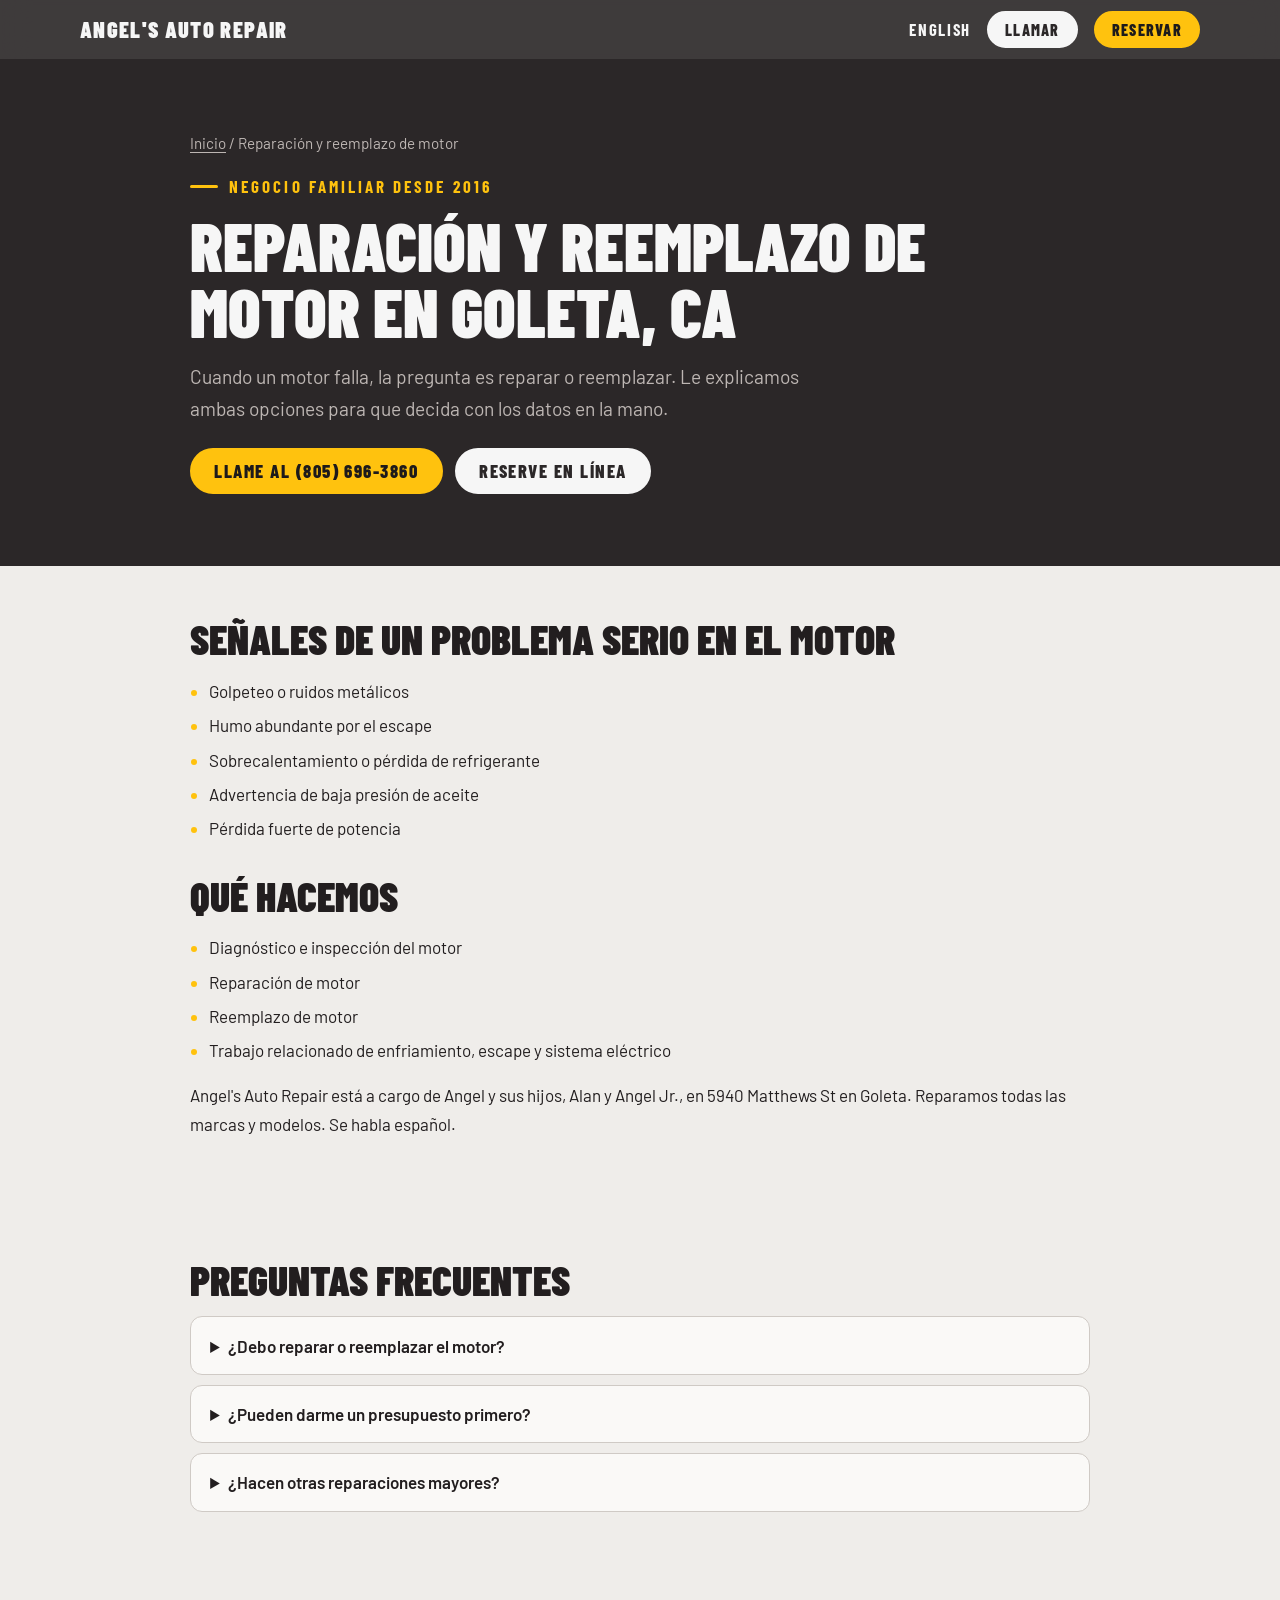
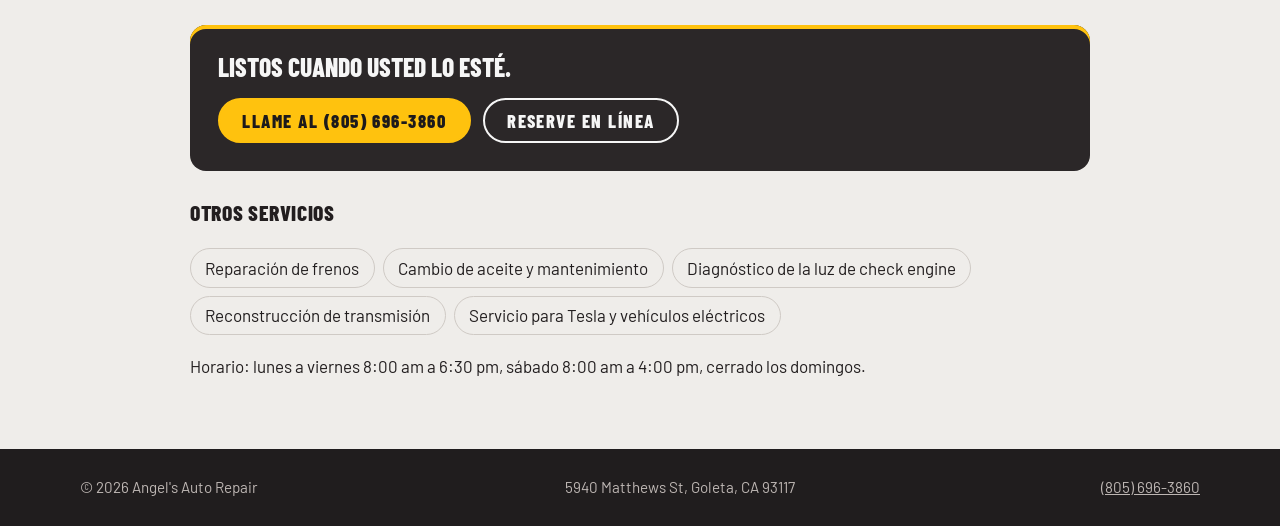
<file: es/reemplazo-de-motor-goleta/index.html>
<!DOCTYPE html>
<html lang="es">
<head>
<meta charset="utf-8">
<meta name="viewport" content="width=device-width, initial-scale=1, viewport-fit=cover">
<title>Reparación y Reemplazo de Motor en Goleta, CA | Angel's Auto Repair</title>
<meta name="description" content="Reparación y reemplazo de motor en Goleta en un taller familiar. Consejo honesto sobre reparar o reemplazar. Llame al (805) 696-3860.">
<link rel="canonical" href="https://angelsauto.group/es/reemplazo-de-motor-goleta/">
<link rel="alternate" hreflang="en" href="https://angelsauto.group/engine-replacement-goleta/">
<link rel="alternate" hreflang="es" href="https://angelsauto.group/es/reemplazo-de-motor-goleta/">
<link rel="alternate" hreflang="x-default" href="https://angelsauto.group/engine-replacement-goleta/">
<meta property="og:type" content="website">
<meta property="og:site_name" content="Angel's Auto Repair">
<meta property="og:title" content="Reparación y Reemplazo de Motor en Goleta, CA | Angel's Auto Repair">
<meta property="og:description" content="Reparación y reemplazo de motor en Goleta en un taller familiar. Consejo honesto sobre reparar o reemplazar. Llame al (805) 696-3860.">
<meta property="og:url" content="https://angelsauto.group/es/reemplazo-de-motor-goleta/">
<meta property="og:locale" content="es_US">
<meta property="og:image" content="https://angelsauto.group/og-image.jpg">
<meta name="twitter:card" content="summary_large_image">
<link rel="icon" href="/favicon.svg" type="image/svg+xml">
<script type="application/ld+json">{"@context": "https://schema.org", "@graph": [{"@type": "Service", "name": "Reparación y reemplazo de motor", "serviceType": "Reparación y reemplazo de motor", "inLanguage": "es", "provider": {"@id": "https://angelsauto.group/#business"}, "areaServed": {"@type": "City", "name": "Goleta, CA"}, "url": "https://angelsauto.group/es/reemplazo-de-motor-goleta/"}, {"@type": "BreadcrumbList", "itemListElement": [{"@type": "ListItem", "position": 1, "name": "Inicio", "item": "https://angelsauto.group/es/"}, {"@type": "ListItem", "position": 2, "name": "Reparación y reemplazo de motor en Goleta, CA", "item": "https://angelsauto.group/es/reemplazo-de-motor-goleta/"}]}, {"@type": "FAQPage", "mainEntity": [{"@type": "Question", "name": "¿Debo reparar o reemplazar el motor?", "acceptedAnswer": {"@type": "Answer", "text": "Depende del daño, la edad del vehículo y lo que el carro vale para usted. Le explicamos las dos opciones."}}, {"@type": "Question", "name": "¿Pueden darme un presupuesto primero?", "acceptedAnswer": {"@type": "Answer", "text": "Sí. Primero diagnosticamos y revisamos el trabajo con usted antes de empezar."}}, {"@type": "Question", "name": "¿Hacen otras reparaciones mayores?", "acceptedAnswer": {"@type": "Answer", "text": "Sí, incluyendo reconstrucción de transmisiones, frenos y escape."}}]}]}</script>
<link rel="preconnect" href="https://fonts.googleapis.com">
<link rel="preconnect" href="https://fonts.gstatic.com" crossorigin>
<link href="https://fonts.googleapis.com/css2?family=Barlow+Condensed:wght@600;700;800;900&family=Barlow:wght@400;500;600&display=swap" rel="stylesheet">
<link rel="stylesheet" href="/pages.css">
</head>
<body>
<header class="bar"><div class="wrap">
<a class="brand" href="/es/">Angel's Auto Repair</a>
<a class="l" href="/engine-replacement-goleta/" hreflang="en" lang="en">English</a>
<a class="btn btn-light btn-sm" href="tel:+18056963860">Llamar</a>
<a class="btn btn-amber btn-sm hide-sm" href="https://app.shopmonkey.cloud/public/scheduler/98df2a84-559d-4298-98f2-6344e3e5e2cd?fullPage=true" target="_blank" rel="noopener">Reservar</a>
</div></header>
<main>
<div class="hero"><div class="wrap">
<p class="crumbs"><a href="/es/">Inicio</a> / Reparación y reemplazo de motor</p>
<p class="eyebrow">Negocio familiar desde 2016</p>
<h1>Reparación y reemplazo de motor en Goleta, CA</h1>
<p class="lede">Cuando un motor falla, la pregunta es reparar o reemplazar. Le explicamos ambas opciones para que decida con los datos en la mano.</p>
<div class="actions"><a class="btn btn-amber" href="tel:+18056963860">Llame al (805) 696-3860</a><a class="btn btn-light" href="https://app.shopmonkey.cloud/public/scheduler/98df2a84-559d-4298-98f2-6344e3e5e2cd?fullPage=true" target="_blank" rel="noopener">Reserve en línea</a></div>
</div></div>
<section><div class="wrap">
<h2>Señales de un problema serio en el motor</h2><ul class="chk"><li>Golpeteo o ruidos metálicos</li><li>Humo abundante por el escape</li><li>Sobrecalentamiento o pérdida de refrigerante</li><li>Advertencia de baja presión de aceite</li><li>Pérdida fuerte de potencia</li></ul>
<h2 style="margin-top:2rem">Qué hacemos</h2><ul class="chk"><li>Diagnóstico e inspección del motor</li><li>Reparación de motor</li><li>Reemplazo de motor</li><li>Trabajo relacionado de enfriamiento, escape y sistema eléctrico</li></ul>
<p>Angel's Auto Repair está a cargo de Angel y sus hijos, Alan y Angel Jr., en 5940 Matthews St en Goleta. Reparamos todas las marcas y modelos. Se habla español.</p>
</div></section>
<section class="faq"><div class="wrap"><h2>Preguntas frecuentes</h2><details><summary>¿Debo reparar o reemplazar el motor?</summary><p>Depende del daño, la edad del vehículo y lo que el carro vale para usted. Le explicamos las dos opciones.</p></details><details><summary>¿Pueden darme un presupuesto primero?</summary><p>Sí. Primero diagnosticamos y revisamos el trabajo con usted antes de empezar.</p></details><details><summary>¿Hacen otras reparaciones mayores?</summary><p>Sí, incluyendo reconstrucción de transmisiones, frenos y escape.</p></details></div></section>
<section><div class="wrap">
<div class="cta"><p>Listos cuando usted lo esté.</p><div class="actions"><a class="btn btn-amber" href="tel:+18056963860">Llame al (805) 696-3860</a><a class="btn btn-line" href="https://app.shopmonkey.cloud/public/scheduler/98df2a84-559d-4298-98f2-6344e3e5e2cd?fullPage=true" target="_blank" rel="noopener">Reserve en línea</a></div></div>
<h3>Otros servicios</h3><ul class="related"><li><a href="/es/reparacion-de-frenos-goleta/">Reparación de frenos</a></li><li><a href="/es/cambio-de-aceite-goleta/">Cambio de aceite y mantenimiento</a></li><li><a href="/es/diagnostico-luz-check-engine-goleta/">Diagnóstico de la luz de check engine</a></li><li><a href="/es/reconstruccion-de-transmision-goleta/">Reconstrucción de transmisión</a></li><li><a href="/es/reparacion-tesla-vehiculos-electricos-goleta/">Servicio para Tesla y vehículos eléctricos</a></li></ul>
<p>Horario: lunes a viernes 8:00 am a 6:30 pm, sábado 8:00 am a 4:00 pm, cerrado los domingos.</p>
</div></section>
</main>
<footer><div class="wrap"><span>&copy; 2026 Angel's Auto Repair</span><span>5940 Matthews St, Goleta, CA 93117</span><a href="tel:+18056963860">(805) 696-3860</a></div></footer>
</body>
</html>
</file>
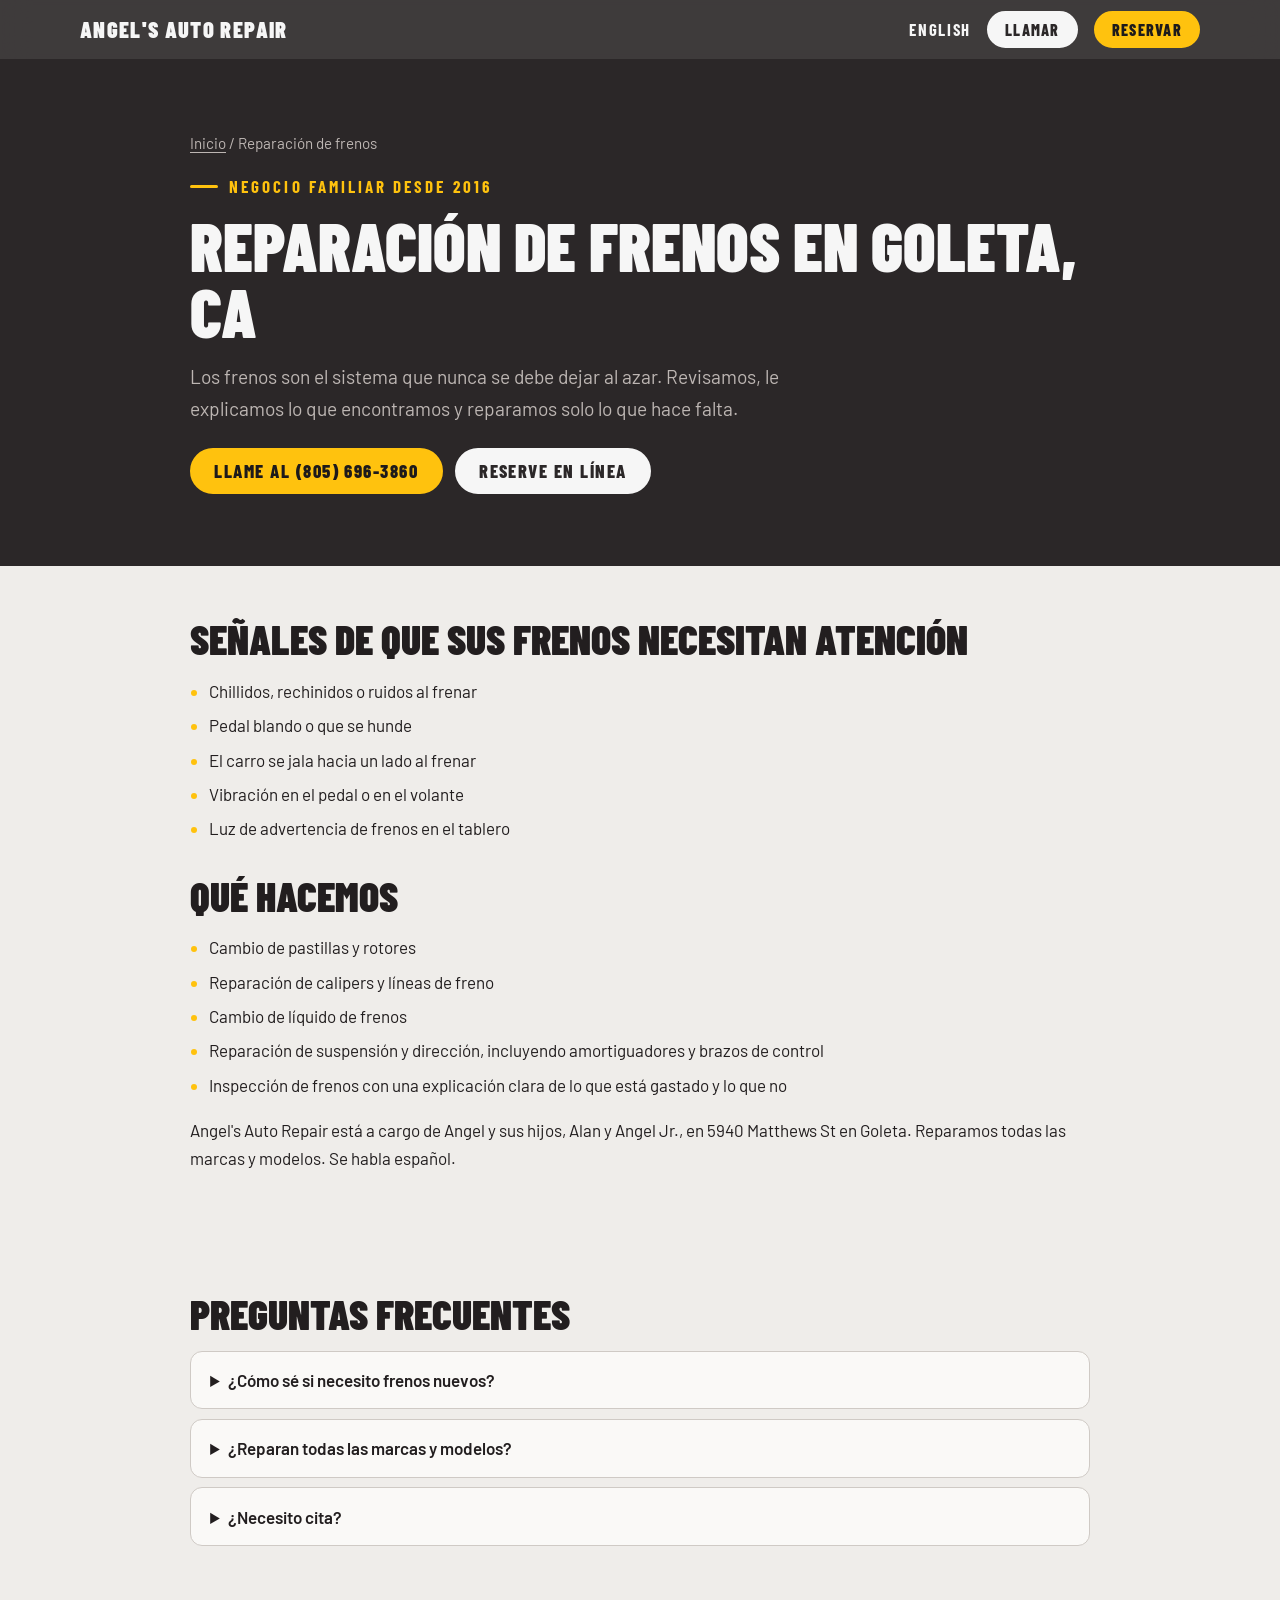
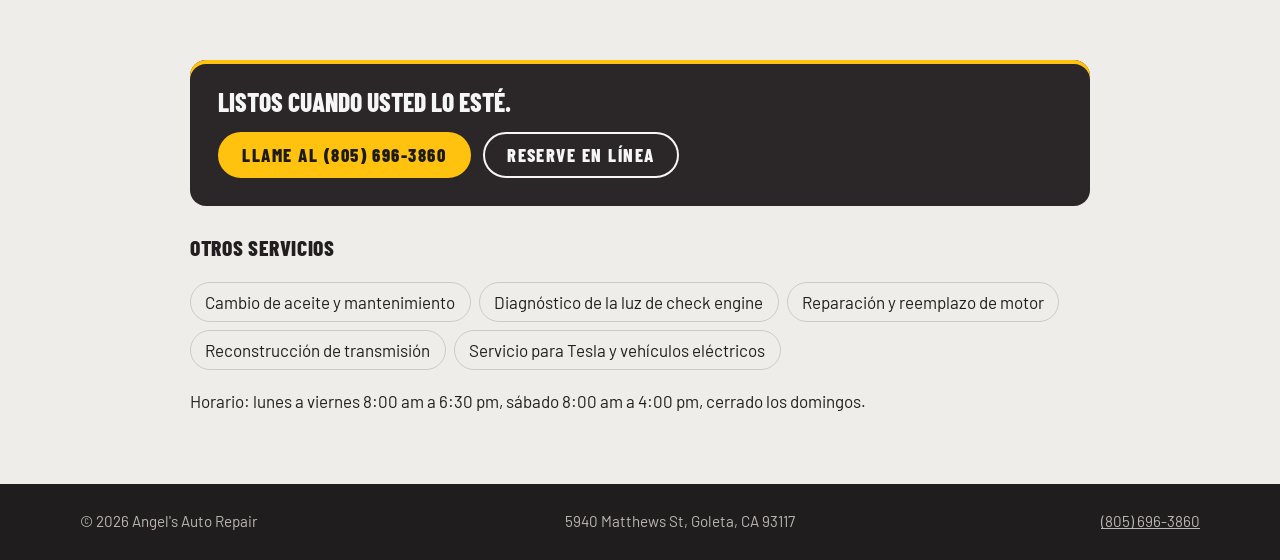
<file: es/reparacion-de-frenos-goleta/index.html>
<!DOCTYPE html>
<html lang="es">
<head>
<meta charset="utf-8">
<meta name="viewport" content="width=device-width, initial-scale=1, viewport-fit=cover">
<title>Reparación de Frenos en Goleta, CA | Angel's Auto Repair</title>
<meta name="description" content="Reparación de frenos en Goleta en un taller familiar. Pastillas, rotores, calipers y suspensión para todas las marcas. Llame al (805) 696-3860.">
<link rel="canonical" href="https://angelsauto.group/es/reparacion-de-frenos-goleta/">
<link rel="alternate" hreflang="en" href="https://angelsauto.group/brake-repair-goleta/">
<link rel="alternate" hreflang="es" href="https://angelsauto.group/es/reparacion-de-frenos-goleta/">
<link rel="alternate" hreflang="x-default" href="https://angelsauto.group/brake-repair-goleta/">
<meta property="og:type" content="website">
<meta property="og:site_name" content="Angel's Auto Repair">
<meta property="og:title" content="Reparación de Frenos en Goleta, CA | Angel's Auto Repair">
<meta property="og:description" content="Reparación de frenos en Goleta en un taller familiar. Pastillas, rotores, calipers y suspensión para todas las marcas. Llame al (805) 696-3860.">
<meta property="og:url" content="https://angelsauto.group/es/reparacion-de-frenos-goleta/">
<meta property="og:locale" content="es_US">
<meta property="og:image" content="https://angelsauto.group/og-image.jpg">
<meta name="twitter:card" content="summary_large_image">
<link rel="icon" href="/favicon.svg" type="image/svg+xml">
<script type="application/ld+json">{"@context": "https://schema.org", "@graph": [{"@type": "Service", "name": "Reparación de frenos y suspensión", "serviceType": "Reparación de frenos y suspensión", "inLanguage": "es", "provider": {"@id": "https://angelsauto.group/#business"}, "areaServed": {"@type": "City", "name": "Goleta, CA"}, "url": "https://angelsauto.group/es/reparacion-de-frenos-goleta/"}, {"@type": "BreadcrumbList", "itemListElement": [{"@type": "ListItem", "position": 1, "name": "Inicio", "item": "https://angelsauto.group/es/"}, {"@type": "ListItem", "position": 2, "name": "Reparación de frenos en Goleta, CA", "item": "https://angelsauto.group/es/reparacion-de-frenos-goleta/"}]}, {"@type": "FAQPage", "mainEntity": [{"@type": "Question", "name": "¿Cómo sé si necesito frenos nuevos?", "acceptedAnswer": {"@type": "Answer", "text": "El ruido, un pedal blando, que el carro se jale o la vibración son las señales más comunes. Si tiene dudas, tráigalo y le decimos lo que vemos."}}, {"@type": "Question", "name": "¿Reparan todas las marcas y modelos?", "acceptedAnswer": {"@type": "Answer", "text": "Sí. Reparamos vehículos nacionales e importados, incluyendo Teslas y otros vehículos eléctricos."}}, {"@type": "Question", "name": "¿Necesito cita?", "acceptedAnswer": {"@type": "Answer", "text": "Puede reservar en línea o llamar al (805) 696-3860. Si siente que los frenos no son seguros, avísenos para atenderle más pronto."}}]}]}</script>
<link rel="preconnect" href="https://fonts.googleapis.com">
<link rel="preconnect" href="https://fonts.gstatic.com" crossorigin>
<link href="https://fonts.googleapis.com/css2?family=Barlow+Condensed:wght@600;700;800;900&family=Barlow:wght@400;500;600&display=swap" rel="stylesheet">
<link rel="stylesheet" href="/pages.css">
</head>
<body>
<header class="bar"><div class="wrap">
<a class="brand" href="/es/">Angel's Auto Repair</a>
<a class="l" href="/brake-repair-goleta/" hreflang="en" lang="en">English</a>
<a class="btn btn-light btn-sm" href="tel:+18056963860">Llamar</a>
<a class="btn btn-amber btn-sm hide-sm" href="https://app.shopmonkey.cloud/public/scheduler/98df2a84-559d-4298-98f2-6344e3e5e2cd?fullPage=true" target="_blank" rel="noopener">Reservar</a>
</div></header>
<main>
<div class="hero"><div class="wrap">
<p class="crumbs"><a href="/es/">Inicio</a> / Reparación de frenos</p>
<p class="eyebrow">Negocio familiar desde 2016</p>
<h1>Reparación de frenos en Goleta, CA</h1>
<p class="lede">Los frenos son el sistema que nunca se debe dejar al azar. Revisamos, le explicamos lo que encontramos y reparamos solo lo que hace falta.</p>
<div class="actions"><a class="btn btn-amber" href="tel:+18056963860">Llame al (805) 696-3860</a><a class="btn btn-light" href="https://app.shopmonkey.cloud/public/scheduler/98df2a84-559d-4298-98f2-6344e3e5e2cd?fullPage=true" target="_blank" rel="noopener">Reserve en línea</a></div>
</div></div>
<section><div class="wrap">
<h2>Señales de que sus frenos necesitan atención</h2><ul class="chk"><li>Chillidos, rechinidos o ruidos al frenar</li><li>Pedal blando o que se hunde</li><li>El carro se jala hacia un lado al frenar</li><li>Vibración en el pedal o en el volante</li><li>Luz de advertencia de frenos en el tablero</li></ul>
<h2 style="margin-top:2rem">Qué hacemos</h2><ul class="chk"><li>Cambio de pastillas y rotores</li><li>Reparación de calipers y líneas de freno</li><li>Cambio de líquido de frenos</li><li>Reparación de suspensión y dirección, incluyendo amortiguadores y brazos de control</li><li>Inspección de frenos con una explicación clara de lo que está gastado y lo que no</li></ul>
<p>Angel's Auto Repair está a cargo de Angel y sus hijos, Alan y Angel Jr., en 5940 Matthews St en Goleta. Reparamos todas las marcas y modelos. Se habla español.</p>
</div></section>
<section class="faq"><div class="wrap"><h2>Preguntas frecuentes</h2><details><summary>¿Cómo sé si necesito frenos nuevos?</summary><p>El ruido, un pedal blando, que el carro se jale o la vibración son las señales más comunes. Si tiene dudas, tráigalo y le decimos lo que vemos.</p></details><details><summary>¿Reparan todas las marcas y modelos?</summary><p>Sí. Reparamos vehículos nacionales e importados, incluyendo Teslas y otros vehículos eléctricos.</p></details><details><summary>¿Necesito cita?</summary><p>Puede reservar en línea o llamar al (805) 696-3860. Si siente que los frenos no son seguros, avísenos para atenderle más pronto.</p></details></div></section>
<section><div class="wrap">
<div class="cta"><p>Listos cuando usted lo esté.</p><div class="actions"><a class="btn btn-amber" href="tel:+18056963860">Llame al (805) 696-3860</a><a class="btn btn-line" href="https://app.shopmonkey.cloud/public/scheduler/98df2a84-559d-4298-98f2-6344e3e5e2cd?fullPage=true" target="_blank" rel="noopener">Reserve en línea</a></div></div>
<h3>Otros servicios</h3><ul class="related"><li><a href="/es/cambio-de-aceite-goleta/">Cambio de aceite y mantenimiento</a></li><li><a href="/es/diagnostico-luz-check-engine-goleta/">Diagnóstico de la luz de check engine</a></li><li><a href="/es/reemplazo-de-motor-goleta/">Reparación y reemplazo de motor</a></li><li><a href="/es/reconstruccion-de-transmision-goleta/">Reconstrucción de transmisión</a></li><li><a href="/es/reparacion-tesla-vehiculos-electricos-goleta/">Servicio para Tesla y vehículos eléctricos</a></li></ul>
<p>Horario: lunes a viernes 8:00 am a 6:30 pm, sábado 8:00 am a 4:00 pm, cerrado los domingos.</p>
</div></section>
</main>
<footer><div class="wrap"><span>&copy; 2026 Angel's Auto Repair</span><span>5940 Matthews St, Goleta, CA 93117</span><a href="tel:+18056963860">(805) 696-3860</a></div></footer>
</body>
</html>
</file>
<file: pages.css>
:root{--dark:#2B2728;--deep:#201D1E;--on-dark:#F6F6F6;--muted-d:#BDB6B3;--paper:#EFEDEA;--ink:#221E1F;--muted:#5B5553;--line:#CFCAC5;--amber:#FFC20E;--card:#FAF9F7;--focus:#0B57D0;--display:"Barlow Condensed","Arial Narrow",Arial,sans-serif;--body:"Barlow",system-ui,-apple-system,"Segoe UI",Roboto,Arial,sans-serif;box-sizing:border-box;padding-top:env(safe-area-inset-top,0px);padding-bottom:env(safe-area-inset-bottom,0px)}
@media(prefers-color-scheme:dark){:root:not([data-theme=light]){--paper:#151213;--ink:#ECE9E6;--muted:#ABA5A2;--line:#342F30;--card:#1D1A1B;--focus:#8AB4F8}}
:root[data-theme=dark]{--paper:#151213;--ink:#ECE9E6;--muted:#ABA5A2;--line:#342F30;--card:#1D1A1B;--focus:#8AB4F8}
*,*::before,*::after{box-sizing:inherit}html{background:var(--dark);scroll-behavior:smooth}
body{margin:0;background:var(--paper);color:var(--ink);font-family:var(--body);font-size:1.0625rem;line-height:1.65}
a{color:inherit}:focus-visible{outline:3px solid var(--focus);outline-offset:3px}
.wrap{width:min(900px,100% - 2.5rem);margin-inline:auto}
h1,h2,h3,.btn,.brand{font-family:var(--display);text-transform:uppercase}
.bar{position:sticky;top:env(safe-area-inset-top,0px);z-index:50;background:rgba(43,39,40,.9);color:var(--on-dark);-webkit-backdrop-filter:blur(14px);backdrop-filter:blur(14px)}
.bar .wrap{display:flex;align-items:center;gap:1rem;padding-block:.7rem;width:min(1120px,100% - 2.5rem)}
.brand{font-weight:900;font-size:1.4rem;letter-spacing:.06em;text-decoration:none;margin-right:auto}
.bar a.l{font-family:var(--display);font-weight:700;text-transform:uppercase;letter-spacing:.1em;text-decoration:none;font-size:1.05rem}
.btn{display:inline-block;font-weight:800;font-size:1.15rem;letter-spacing:.08em;padding:.7rem 1.4rem .65rem;text-decoration:none;border:2px solid currentColor;border-radius:999px;line-height:1.1}
.btn-amber{background:var(--amber);color:#1D1A1B;border-color:var(--amber)}.btn-amber:hover{background:transparent;color:var(--amber)}
.btn-light{background:var(--on-dark);color:var(--dark);border-color:var(--on-dark)}.btn-light:hover{background:transparent;color:var(--on-dark)}
.btn-line{background:transparent;color:var(--on-dark)}.btn-line:hover{background:var(--on-dark);color:var(--dark)}
.btn-sm{padding:.5rem 1rem .45rem;font-size:1rem}
.hero{background:var(--dark);color:var(--on-dark);padding-block:clamp(2.5rem,6vw,4.5rem)}
.crumbs{font-size:.95rem;color:var(--muted-d);margin:0 0 1rem}.crumbs a{text-underline-offset:3px}
.eyebrow{display:flex;align-items:center;gap:.7rem;margin:0 0 .8rem;font-family:var(--display);font-weight:700;letter-spacing:.18em;text-transform:uppercase;color:var(--amber)}
.eyebrow::before{content:"";width:1.75rem;height:3px;background:var(--amber);border-radius:2px}
h1{font-weight:900;font-size:clamp(2.4rem,6vw,4.2rem);line-height:.98;margin:0 0 1rem}
.lede{font-size:1.2rem;color:var(--muted-d);margin:0 0 1.5rem;max-width:40rem}
.actions{display:flex;flex-wrap:wrap;gap:.75rem}
main section{padding-block:clamp(2rem,5vw,3.25rem)}
h2{font-weight:900;font-size:clamp(1.8rem,4vw,2.6rem);line-height:1;margin:0 0 1rem}
h3{font-weight:800;font-size:1.35rem;letter-spacing:.03em;margin:1.5rem 0 .4rem}
ul.chk{padding-left:1.2rem}ul.chk li{margin:.4rem 0}ul.chk li::marker{color:var(--amber)}
.faq details{background:var(--card);border:1px solid var(--line);border-radius:12px;padding:.9rem 1.2rem;margin:.6rem 0}
.faq summary{cursor:pointer;font-weight:600}.faq p{margin:.6rem 0 0;color:var(--muted)}
.cta{background:var(--dark);color:var(--on-dark);border-radius:16px;padding:1.75rem;box-shadow:inset 0 4px 0 var(--amber)}
.cta p{margin:0 0 1rem;font-family:var(--display);font-weight:800;text-transform:uppercase;font-size:1.6rem;line-height:1.1}
.related{display:flex;flex-wrap:wrap;gap:.5rem;list-style:none;padding:0}.related a{display:inline-block;border:1px solid var(--line);border-radius:999px;padding:.3rem .9rem;text-decoration:none}.related a:hover{border-color:var(--amber)}
footer{background:var(--deep);color:var(--muted-d);padding-block:1.6rem;font-size:.95rem}
footer .wrap{display:flex;flex-wrap:wrap;justify-content:space-between;gap:.4rem 2rem;width:min(1120px,100% - 2.5rem)}
@media(max-width:560px){.bar .hide-sm{display:none}.actions .btn{flex:1 1 100%;text-align:center}}
</file>
